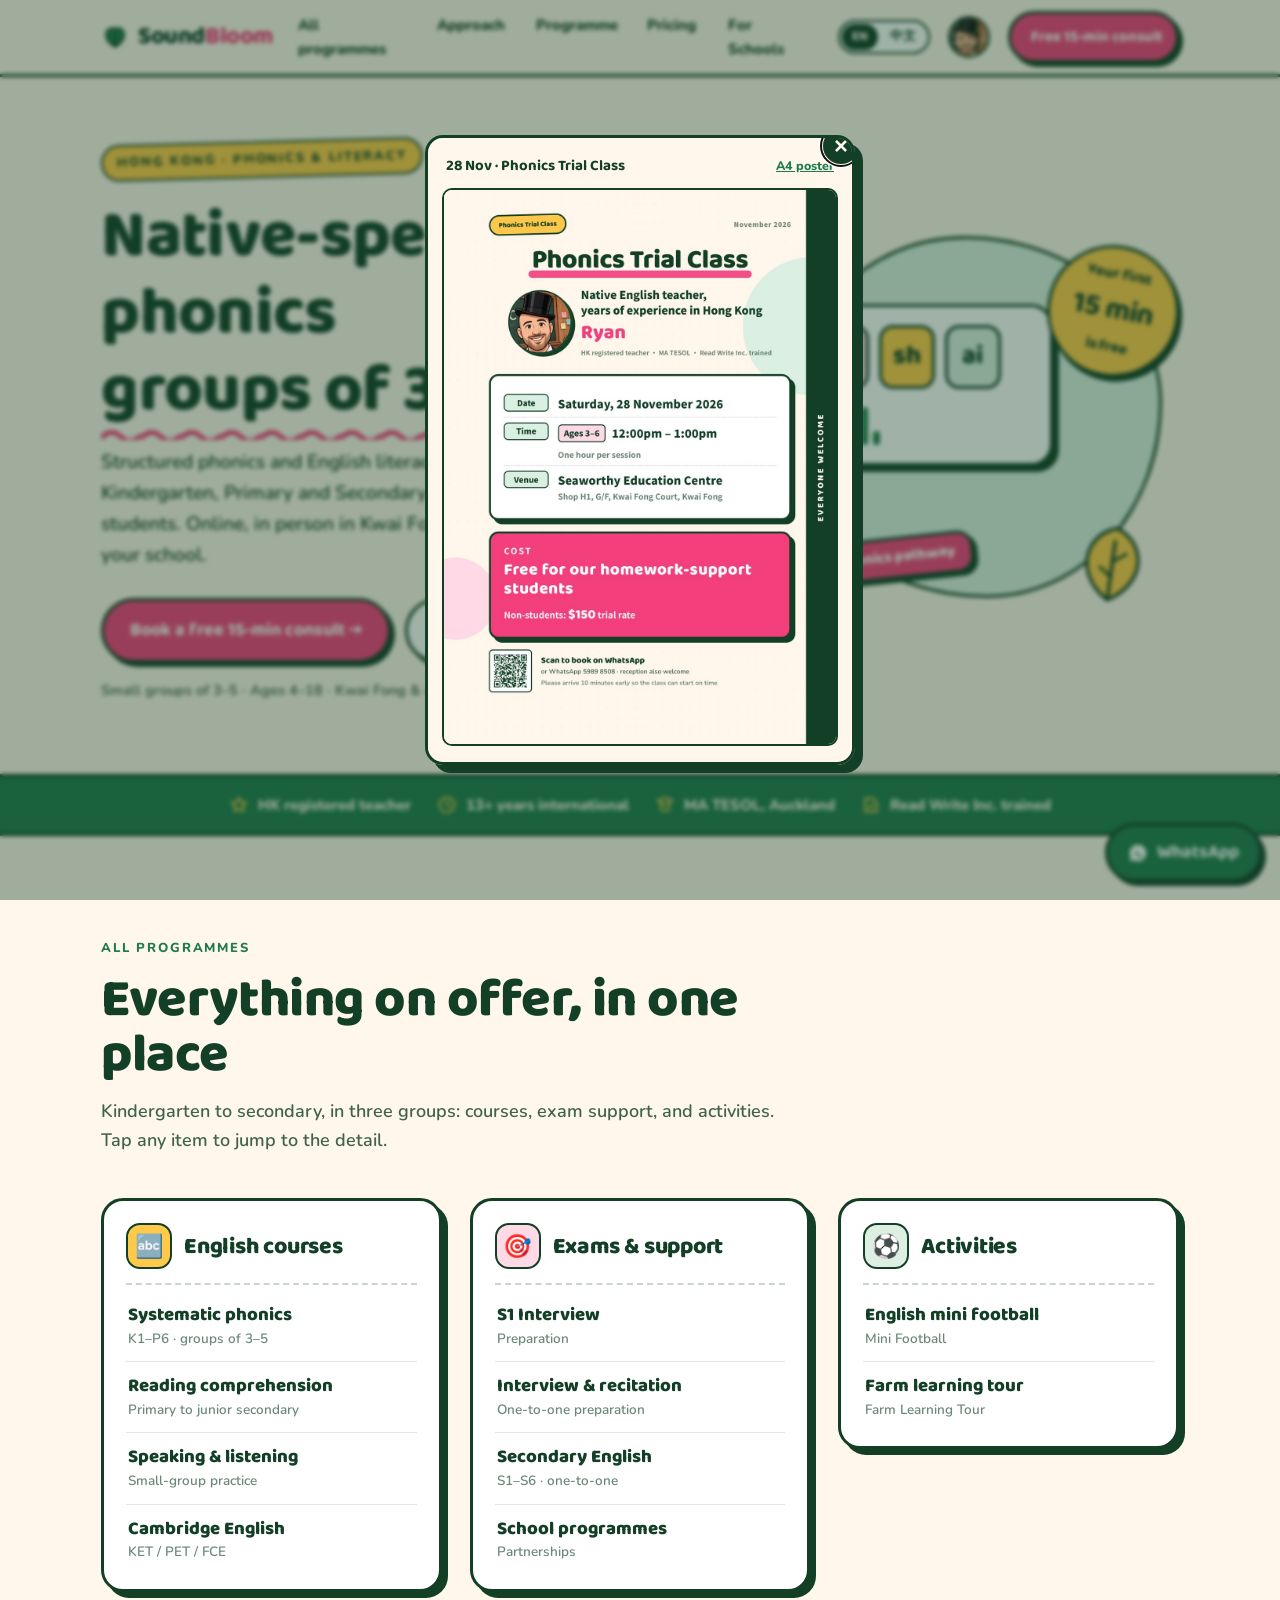
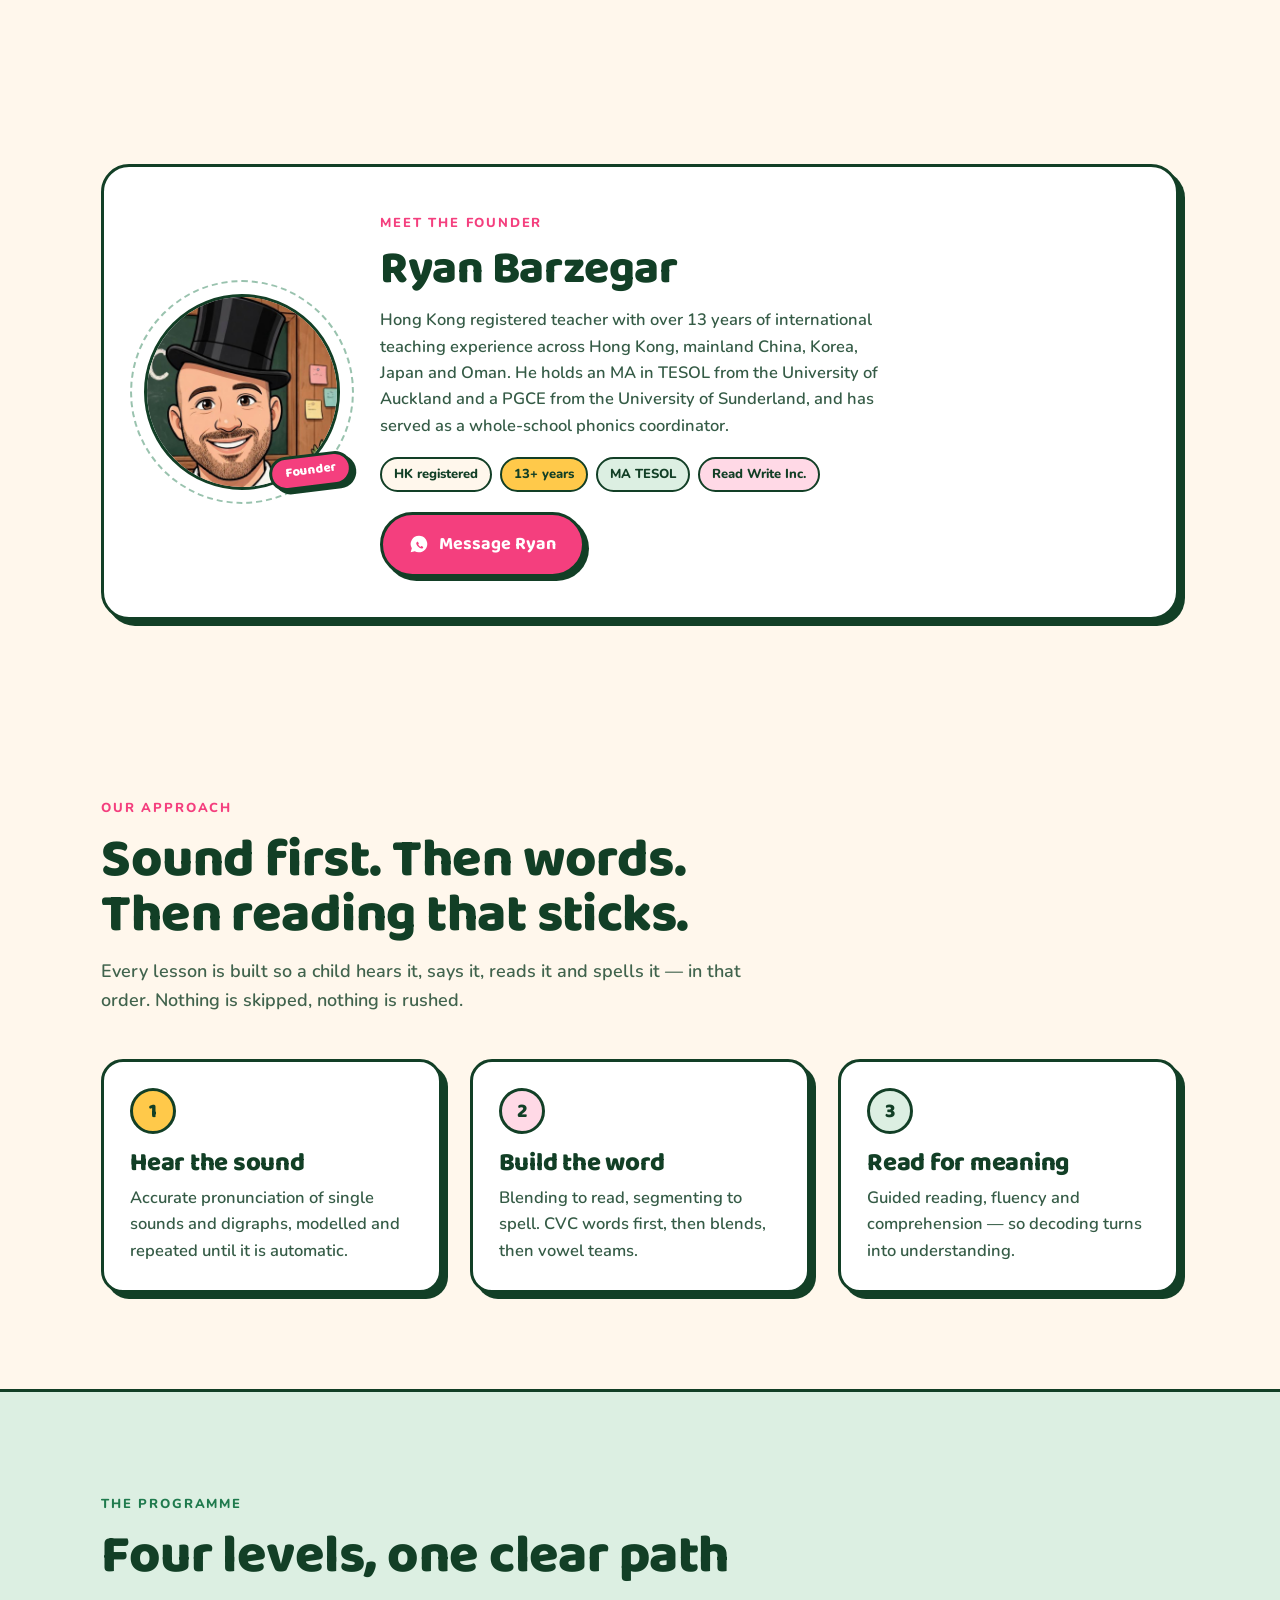
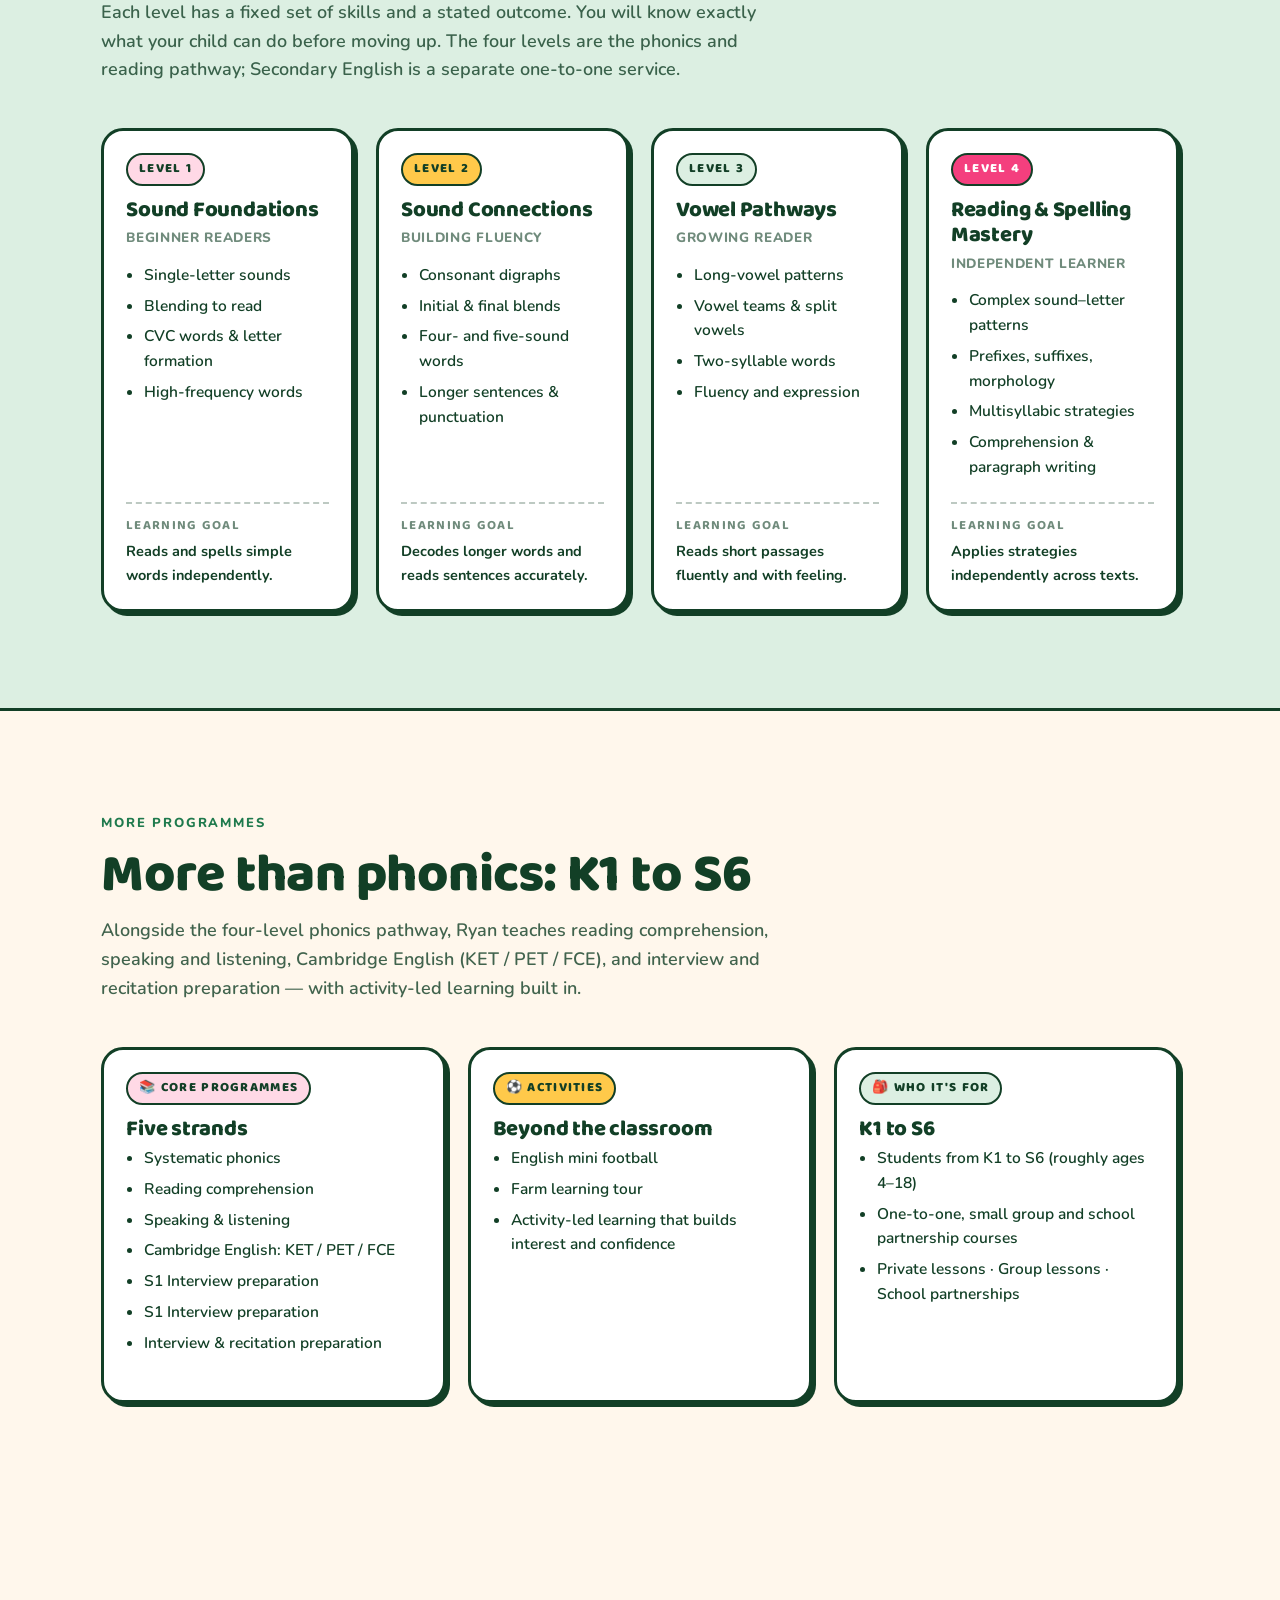
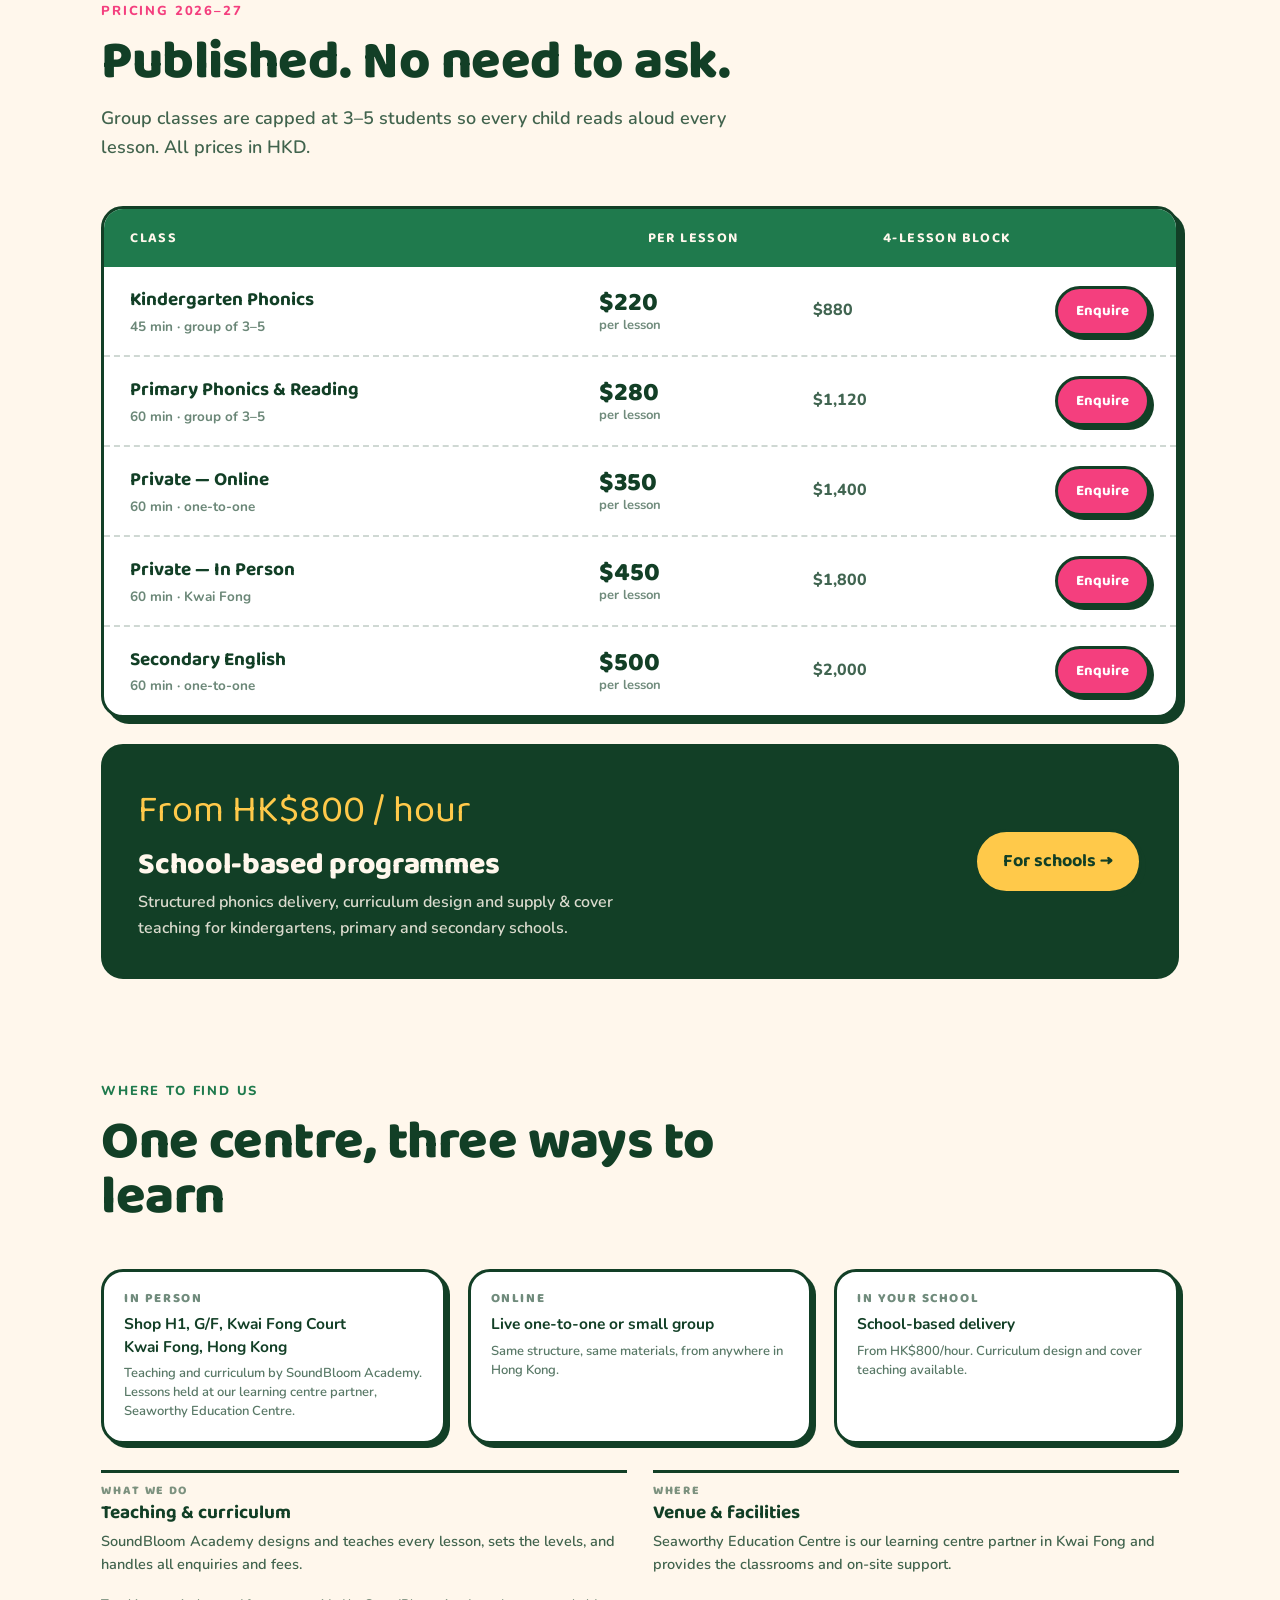
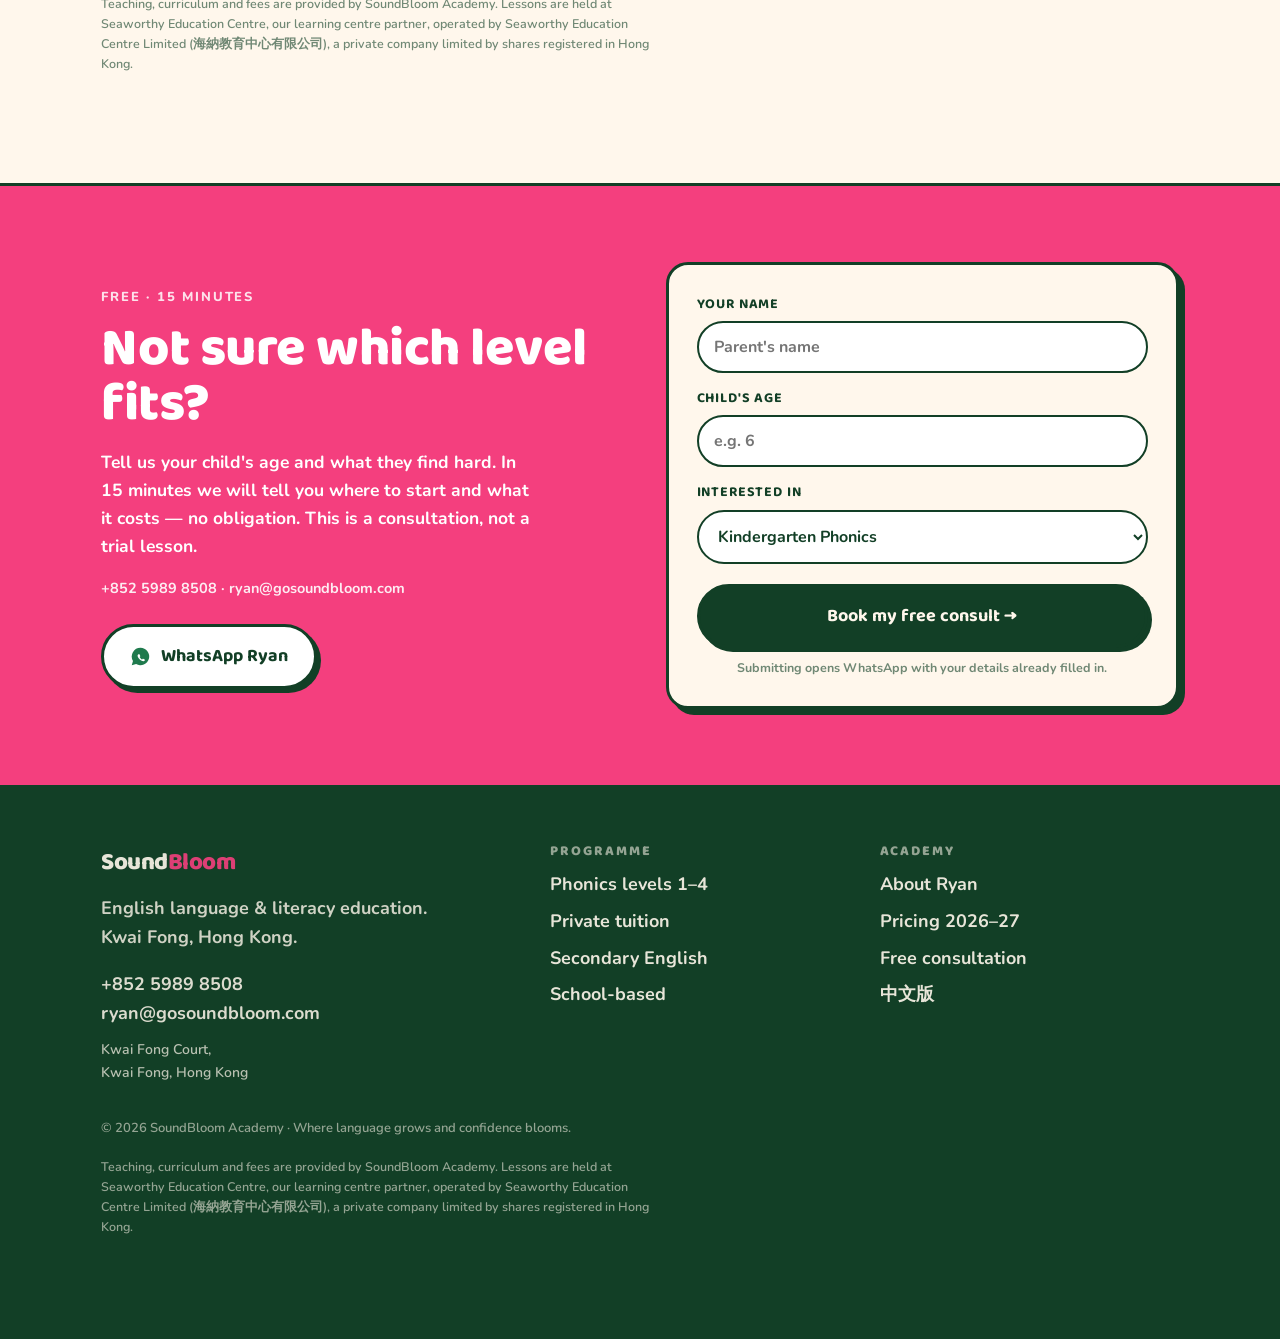
<file: index.html>
<!DOCTYPE html>
<html lang="en-HK">
<head>
<meta charset="utf-8">
<title>SoundBloom Academy</title>
<meta name="viewport" content="width=device-width, initial-scale=1">
<link rel="alternate" hreflang="en-HK" href="en/index.html">
<link rel="alternate" hreflang="zh-Hant-HK" href="zh/index.html">
<meta http-equiv="refresh" content="0; url=en/index.html">
<link rel="canonical" href="en/index.html">
<script>location.replace('en/index.html');</script>
</head>
<body style="font-family:system-ui;padding:40px">
<p>Redirecting to <a href="en/index.html">English</a> · <a href="zh/index.html" lang="zh-Hant-HK">中文</a></p>
</body>
</html>
</file>
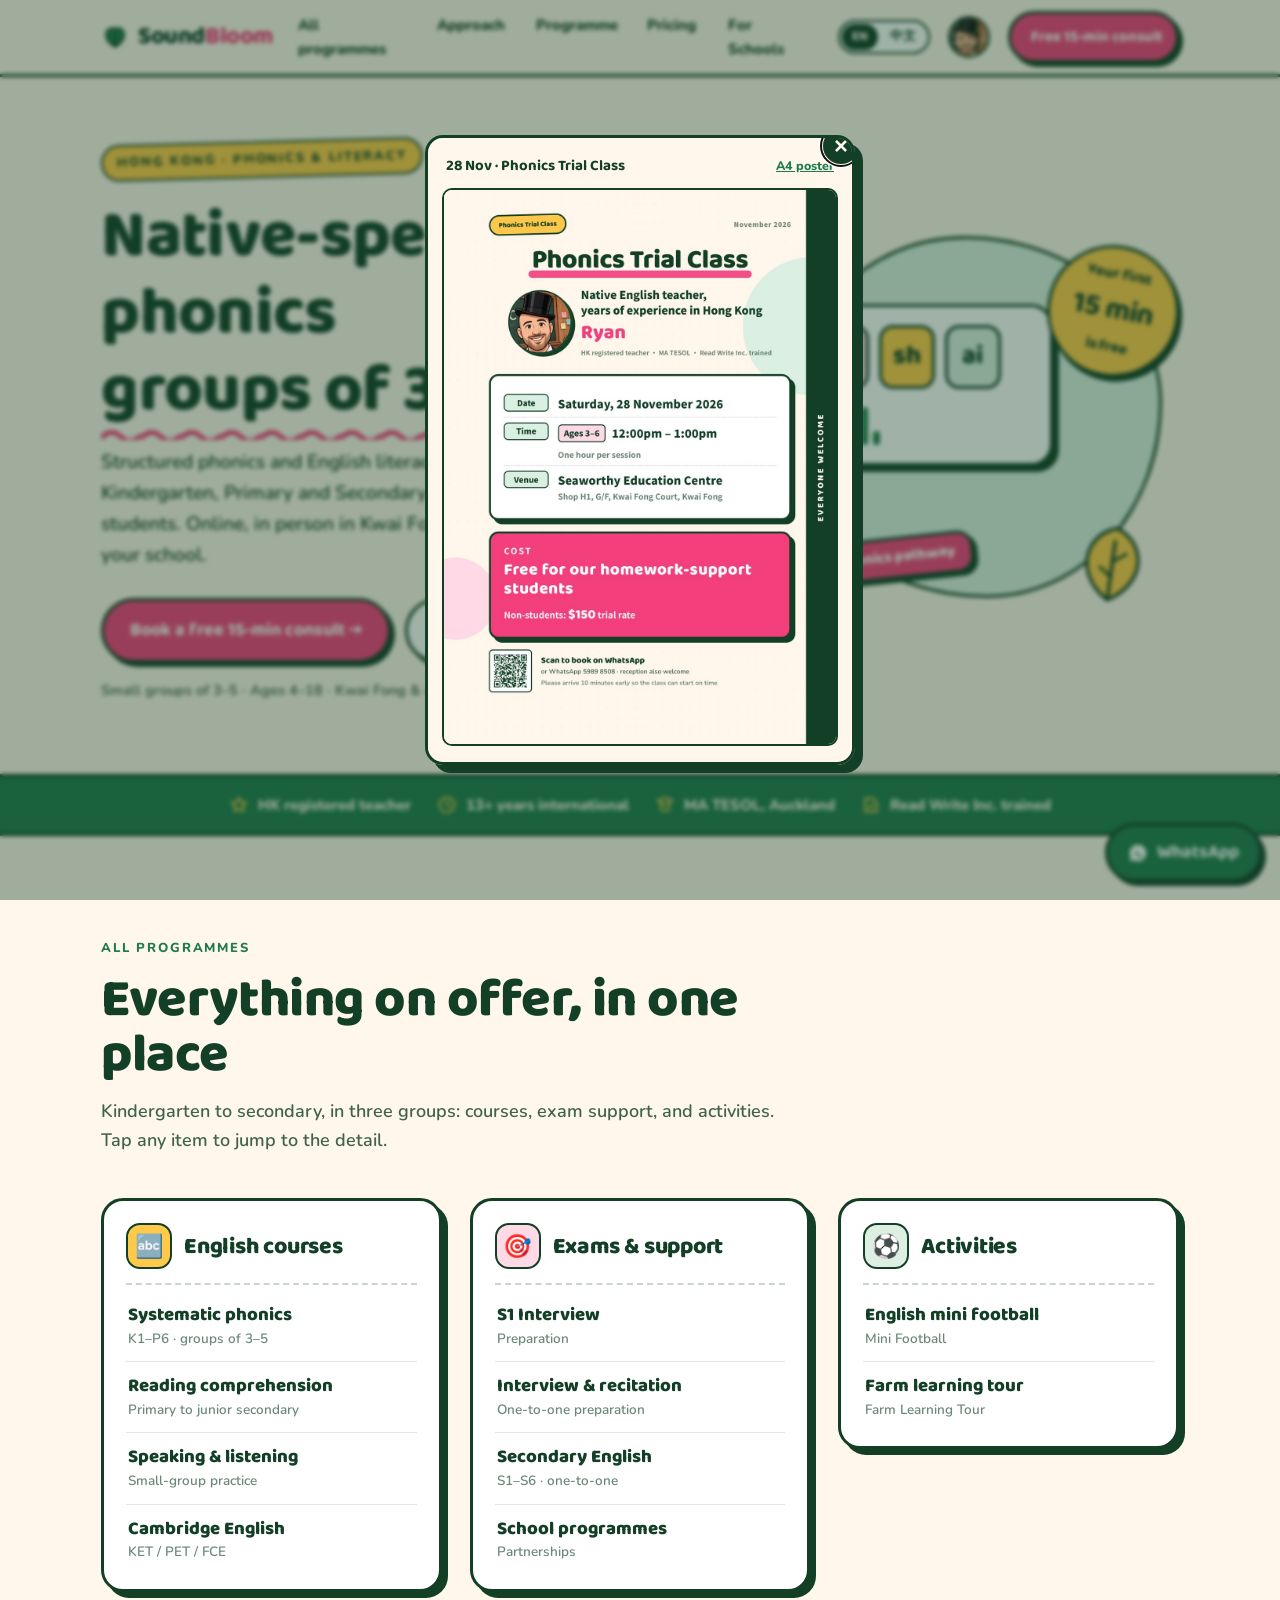
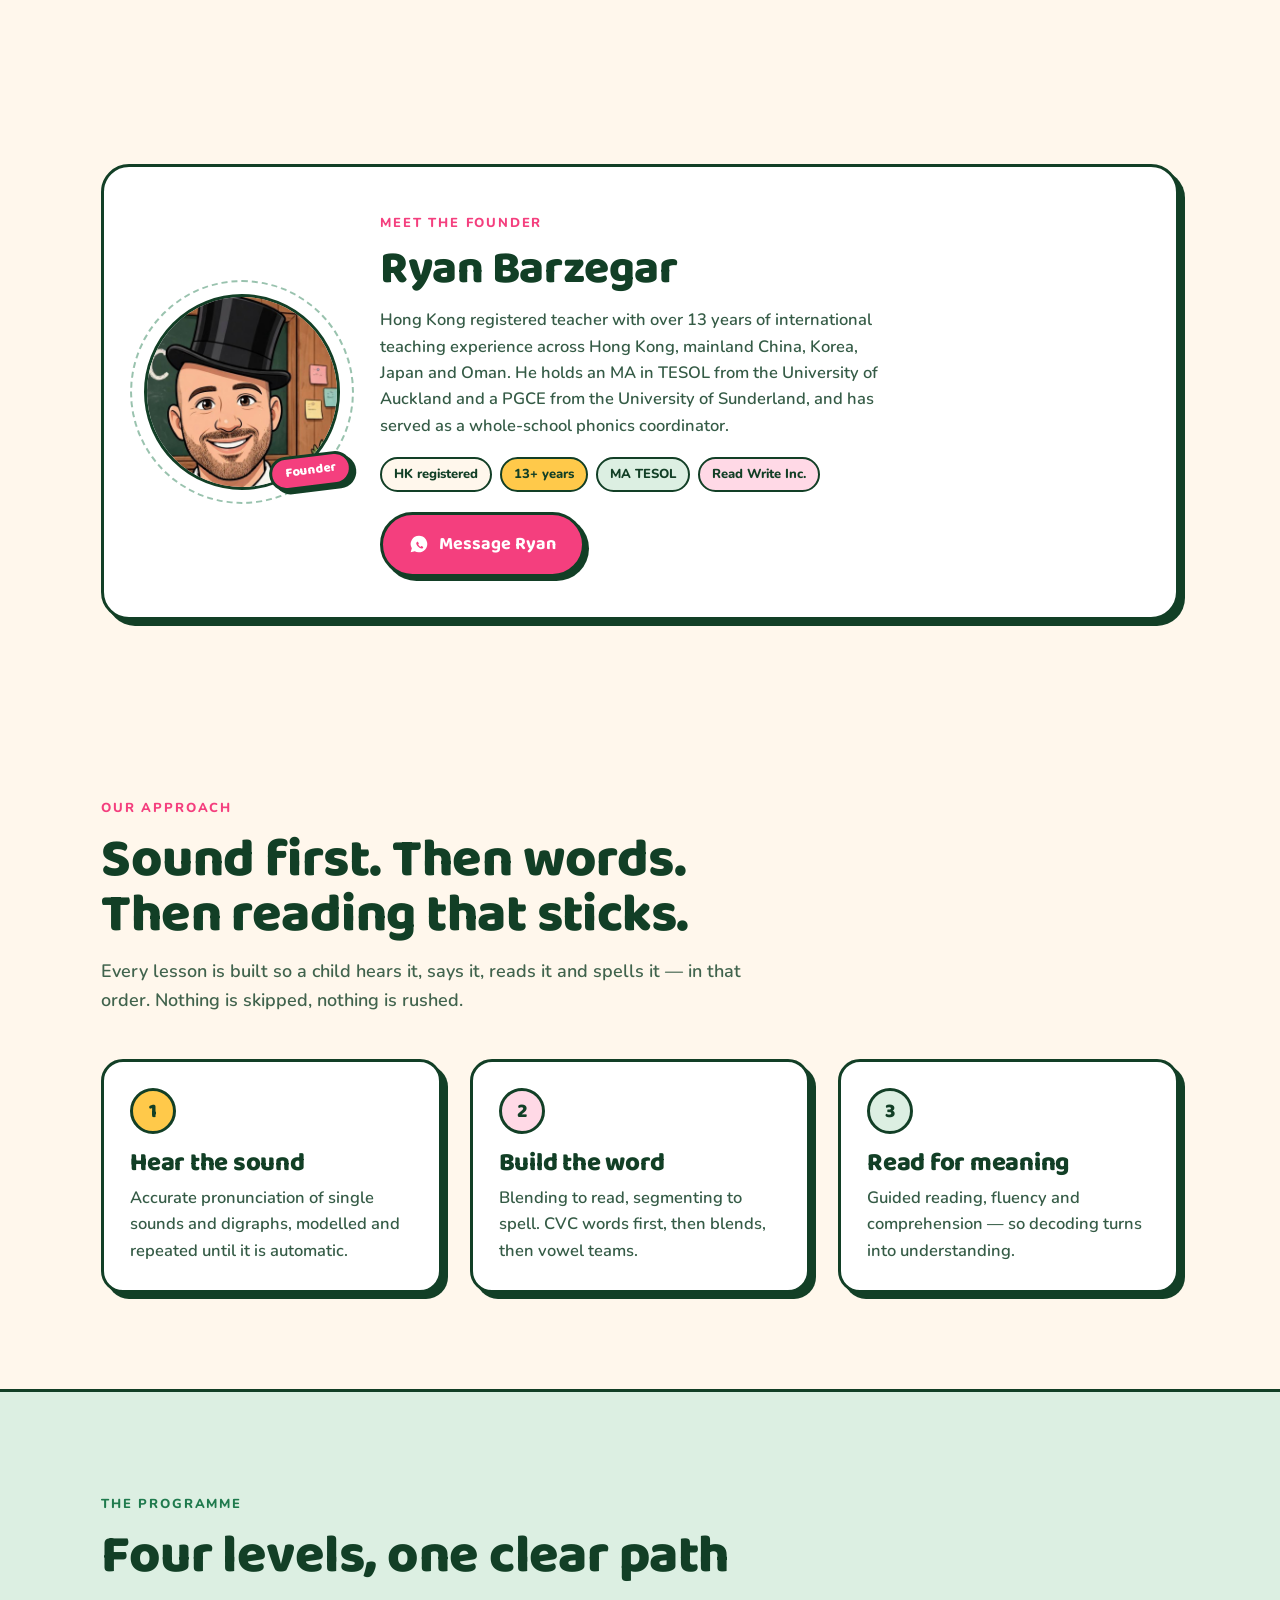
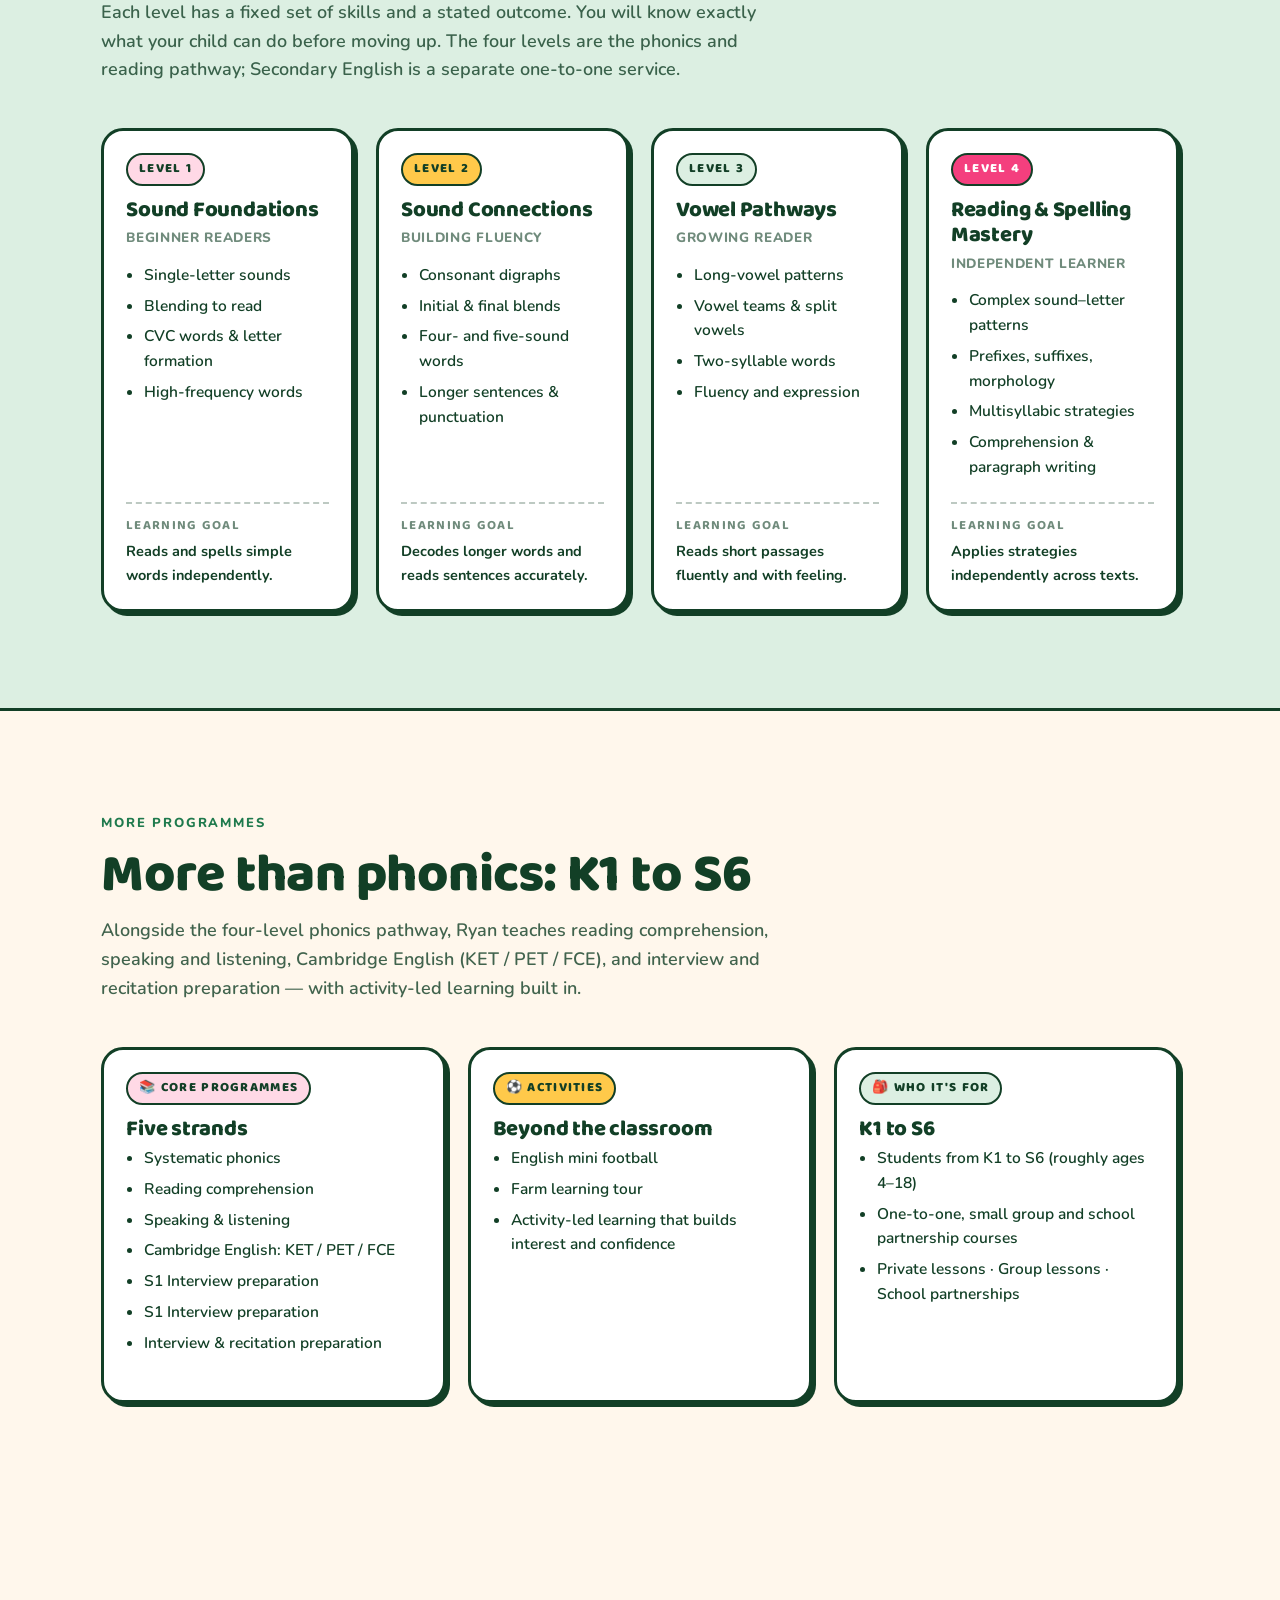
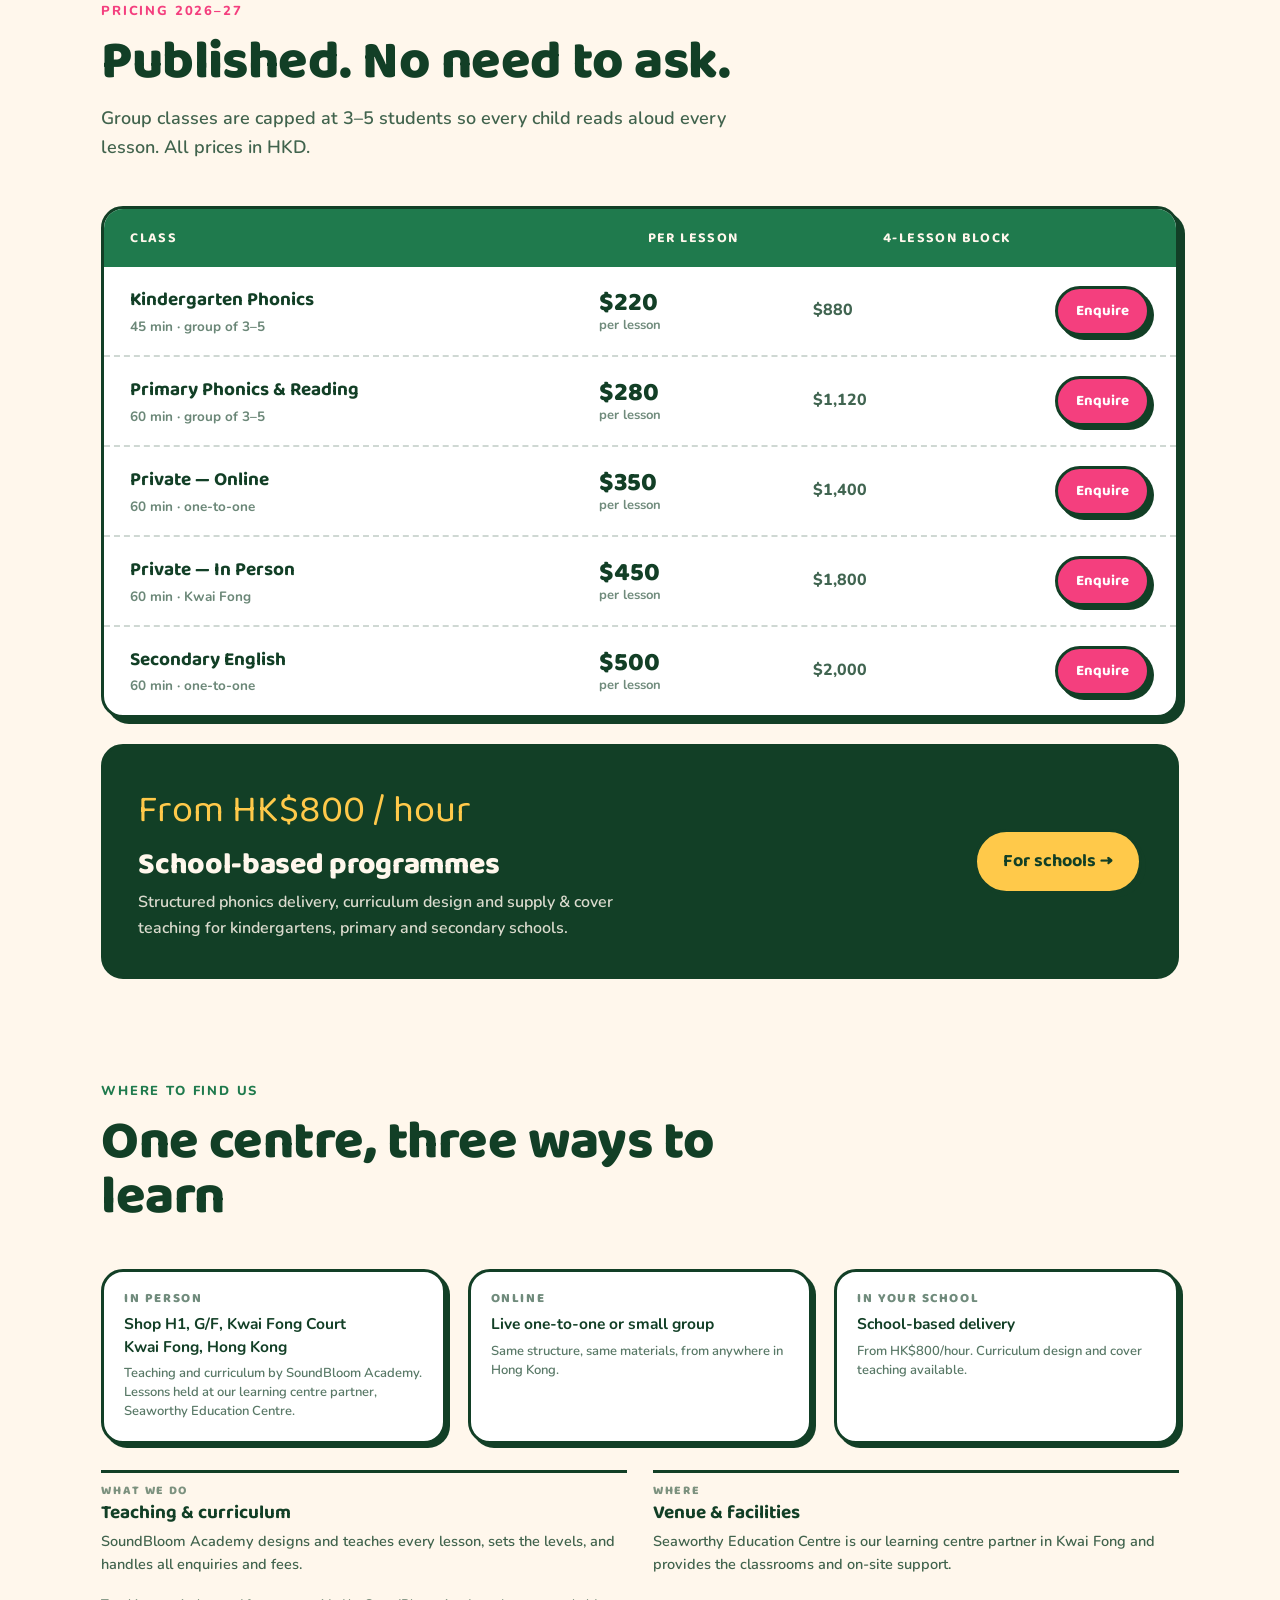
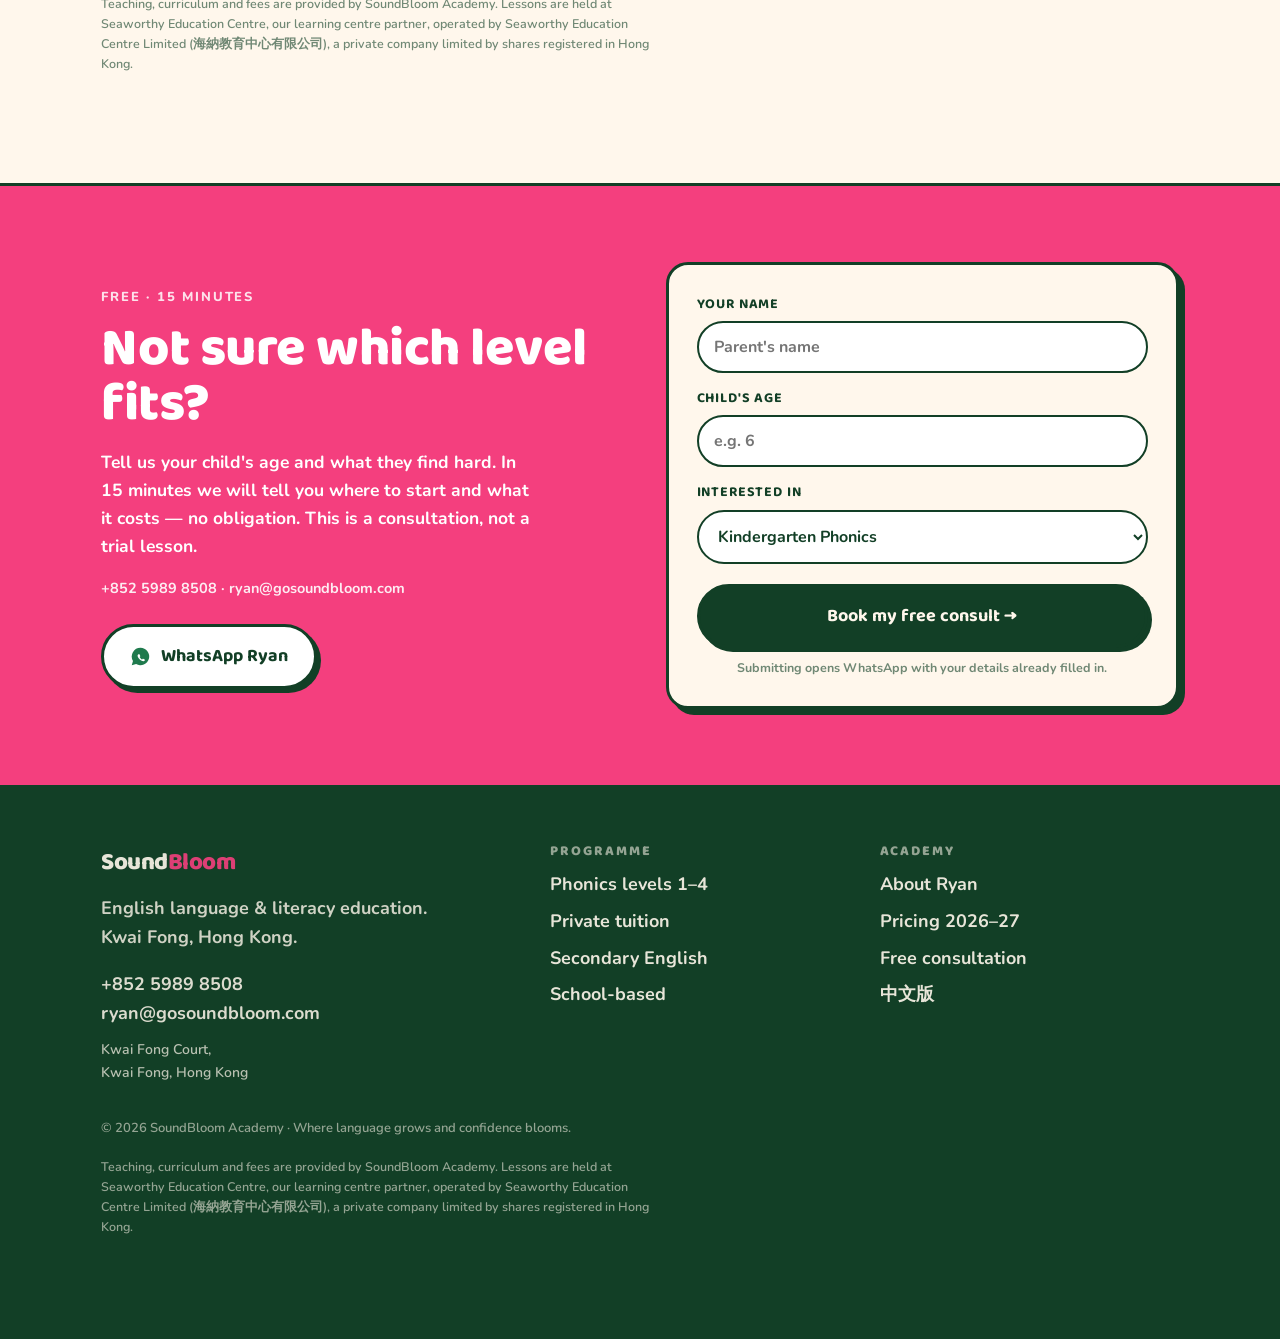
<file: en/index.html>
<!DOCTYPE html>
<html lang="en-HK">
<head>
<meta charset="utf-8">
<meta name="viewport" content="width=device-width, initial-scale=1">
<title>SoundBloom Academy — Phonics &amp; English Literacy, Kwai Fong</title>
<meta name="description" content="Structured phonics and English literacy for Kindergarten, Primary and Secondary students in Hong Kong. Small groups of 3–5. Online, in person in Kwai Fong, or in your school.">
<link rel="alternate" hreflang="en-HK" href="index.html">
<link rel="alternate" hreflang="zh-Hant-HK" href="../zh/index.html">
<link rel="preconnect" href="https://fonts.googleapis.com">
<link rel="preconnect" href="https://fonts.gstatic.com" crossorigin>
<link href="https://fonts.googleapis.com/css2?family=Baloo+2:wght@600;700;800&family=Nunito:wght@400;600;700;800&display=swap" rel="stylesheet">
<link rel="stylesheet" href="../assets/style.css?v=4">
</head>
<body>

<nav class="nav">
  <div class="wrap">
    <a class="logo" href="index.html">
      <svg width="30" height="30" viewBox="0 0 32 32" aria-hidden="true">
        <path d="M16 27C16 27 6 23 6 13c0-4 3-7 7-7 2 0 3 1 3 1s1-1 3-1c4 0 7 3 7 7 0 10-10 14-10 14z" fill="#1F7A4D" stroke="#123F26" stroke-width="2.4"/>
        <path d="M16 27V12" stroke="#123F26" stroke-width="2.4" stroke-linecap="round"/>
      </svg>
      <span>Sound<b>Bloom</b></span>
    </a>
    <div class="navlinks">
      <a href="#all">All programmes</a>
      <a href="#approach">Approach</a>
      <a href="#programme">Programme</a>
      <a href="pricing.html">Pricing</a>
      <a href="schools.html">For Schools</a>
    </div>
    <div class="langsw" role="group" aria-label="Language">
      <a href="index.html" aria-current="true">EN</a>
      <a href="../zh/index.html" hreflang="zh-Hant-HK" lang="zh-Hant-HK">中文</a>
    </div>
    <a class="navface" href="#founder" aria-label="Meet Ryan, founder">
      <img src="../assets/ryan-nav-2026.jpg" alt="Ryan Barzegar, illustrated portrait">
    </a>
    <a class="btn" href="#consult"><span class="full">Free 15-min consult</span><span class="short">Book</span></a>
  </div>
</nav>

<header class="hero">
  <div class="wrap hero-grid">
    <div>
      <div class="eyebrow" style="background:var(--yellow);border:2.5px solid var(--ink);border-radius:999px;padding:6px 14px;transform:rotate(-1.5deg)">
        Hong Kong · Phonics &amp; Literacy
      </div>
      <h1 style="margin-top:20px">Native-speaker phonics<br><span class="hl">groups of 3–5</span></h1>
      <p class="lede">Structured phonics and English literacy for Kindergarten, Primary and Secondary students. Online, in person in Kwai Fong, or in your school.</p>
      <div class="hero-cta">
        <a class="btn" href="#consult">Book a free 15-min consult →</a>
        <a class="btn ghost" href="#all">All programmes</a>
      </div>
      <div class="micro">Small groups of 3–5 · Ages 4–18 · Kwai Fong &amp; online</div>
    </div>

    <div class="stage" aria-hidden="true">
      <div class="blob"></div>
      <div class="card-sound">
        <div class="tiles">
          <div class="tile">a</div><div class="tile">sh</div><div class="tile">ai</div>
        </div>
        <div class="wave"><i></i><i></i><i></i><i></i><i></i><i></i></div>
      </div>
      <div class="sticker free">Your first<b>15 min</b>is free</div>
      <div class="sticker levels">4 levels · Phonics pathway</div>
      <svg class="leaf" viewBox="0 0 100 100" fill="none">
        <path d="M50 92C26 78 14 54 22 32 30 11 50 6 50 6s20 5 28 26c8 22-4 46-28 60z" fill="#FFC94A" stroke="#123F26" stroke-width="4" stroke-linejoin="round"/>
        <path d="M50 90V22" stroke="#123F26" stroke-width="4" stroke-linecap="round"/>
        <path d="M50 46l15-11M50 64l-14-10" stroke="#123F26" stroke-width="3.4" stroke-linecap="round"/>
      </svg>
    </div>
  </div>
</header>

<div class="trust">
  <div class="wrap">
    <span><svg viewBox="0 0 24 24" fill="none"><path d="M12 3l2.6 5.6 6.1.8-4.5 4.2 1.2 6-5.4-3-5.4 3 1.2-6L3.3 9.4l6.1-.8z" stroke="#FFC94A" stroke-width="2" stroke-linejoin="round"/></svg>HK registered teacher</span>
    <span><svg viewBox="0 0 24 24" fill="none"><circle cx="12" cy="12" r="9" stroke="#FFC94A" stroke-width="2"/><path d="M12 7v5l4 2" stroke="#FFC94A" stroke-width="2" stroke-linecap="round"/></svg>13+ years international</span>
    <span><svg viewBox="0 0 24 24" fill="none"><path d="M3 7l9-4 9 4-9 4z" stroke="#FFC94A" stroke-width="2" stroke-linejoin="round"/><path d="M7 10v6c0 1.7 2.2 3 5 3s5-1.3 5-3v-6" stroke="#FFC94A" stroke-width="2"/></svg>MA TESOL, Auckland</span>
    <span><svg viewBox="0 0 24 24" fill="none"><path d="M5 4h9l5 5v11H5z" stroke="#FFC94A" stroke-width="2" stroke-linejoin="round"/><path d="M9 13l2 2 4-4" stroke="#FFC94A" stroke-width="2" stroke-linecap="round"/></svg>Read Write Inc. trained</span>
  </div>
</div>

<section class="pad" id="all">
  <div class="wrap">
    <div class="sec-head">
      <div class="eyebrow" style="color:var(--green)">All programmes</div>
      <h2 style="margin-top:12px">Everything on offer, in one place</h2>
      <p>Kindergarten to secondary, in three groups: courses, exam support, and activities. Tap any item to jump to the detail.</p>
    </div>
    <div class="pg-grid">

      <div class="pg">
        <div class="pg-head"><span class="pg-ico">🔤</span><h3>English courses</h3></div>
        <a class="pg-row" href="#programme"><b>Systematic phonics</b><i>K1–P6 · groups of 3–5</i></a>
        <a class="pg-row" href="#more"><b>Reading comprehension</b><i>Primary to junior secondary</i></a>
        <a class="pg-row" href="#more"><b>Speaking &amp; listening</b><i>Small-group practice</i></a>
        <a class="pg-row" href="#more"><b>Cambridge English</b><i>KET / PET / FCE</i></a>
      </div>

      <div class="pg">
        <div class="pg-head"><span class="pg-ico">🎯</span><h3>Exams &amp; support</h3></div>
        <a class="pg-row" href="#more"><b>S1 Interview</b><i>Preparation</i></a>
        <a class="pg-row" href="#more"><b>Interview &amp; recitation</b><i>One-to-one preparation</i></a>
        <a class="pg-row" href="#pricing"><b>Secondary English</b><i>S1–S6 · one-to-one</i></a>
        <a class="pg-row" href="schools.html"><b>School programmes</b><i>Partnerships</i></a>
      </div>

      <div class="pg">
        <div class="pg-head"><span class="pg-ico">⚽</span><h3>Activities</h3></div>
        <a class="pg-row" href="#more"><b>English mini football</b><i>Mini Football</i></a>
        <a class="pg-row" href="#more"><b>Farm learning tour</b><i>Farm Learning Tour</i></a>
      </div>

    </div>
  </div>
</section>

<section class="founder" id="founder">
  <div class="wrap">
    <div class="fcard">
      <div class="portrait">
        <div class="ring" aria-hidden="true"></div>
        <div class="face"><img src="../assets/ryan-avatar-2026.jpg" alt="Ryan Barzegar, Founder and Lead Educator"></div>
        <div class="sticker founder">Founder</div>
      </div>
      <div>
        <div class="eyebrow" style="color:var(--pink)">Meet the founder</div>
        <h2 style="font-size:clamp(28px,3.6vw,46px);margin:10px 0 0">Ryan Barzegar</h2>
        <p class="fbio">Hong Kong registered teacher with over 13 years of international teaching experience across Hong Kong, mainland China, Korea, Japan and Oman. He holds an MA in TESOL from the University of Auckland and a PGCE from the University of Sunderland, and has served as a whole-school phonics coordinator.</p>
        <div class="creds">
          <span>HK registered</span><span>13+ years</span><span>MA TESOL</span><span>Read Write Inc.</span>
        </div>
        <a class="btn" target="_blank" rel="noopener" href="https://wa.me/85259898508?text=Hi%20Ryan%2C%20I%27d%20like%20to%20book%20the%20free%2015-min%20parent%20consultation.%20My%20child%27s%20age%20is%3A%20">
          <svg width="20" height="20" viewBox="0 0 24 24" fill="#fff" aria-hidden="true"><path d="M12 2a10 10 0 00-8.6 15.1L2 22l5-1.3A10 10 0 1012 2zm5.3 14.1c-.2.6-1.3 1.2-1.8 1.2-.5.1-1 .1-1.6-.1-1.2-.4-3-1.6-4.2-3.4-.7-1-1.2-2.1-1-3 .1-.6.5-1.1.9-1.3.2-.1.4-.1.5-.1h.4c.2 0 .4 0 .5.4l.7 1.7c.1.2 0 .4-.1.5l-.3.4c-.1.1-.2.3-.1.5.4.8 1.6 2 2.4 2.4.2.1.4 0 .5-.1l.5-.6c.1-.2.3-.2.5-.1l1.6.8c.2.1.3.3.3.4 0 .2 0 .8-.2 1z"/></svg>
          Message Ryan
        </a>
      </div>
    </div>
  </div>
</section>

<section class="pad" id="approach">
  <div class="wrap">
    <div class="sec-head">
      <div class="eyebrow" style="color:var(--pink)">Our approach</div>
      <h2 style="margin-top:12px">Sound first. Then words.<br>Then reading that sticks.</h2>
      <p>Every lesson is built so a child hears it, says it, reads it and spells it — in that order. Nothing is skipped, nothing is rushed.</p>
    </div>
    <div class="steps">
      <div class="step"><div class="n">1</div><h3>Hear the sound</h3><p>Accurate pronunciation of single sounds and digraphs, modelled and repeated until it is automatic.</p></div>
      <div class="step"><div class="n" style="background:var(--pink-soft)">2</div><h3>Build the word</h3><p>Blending to read, segmenting to spell. CVC words first, then blends, then vowel teams.</p></div>
      <div class="step"><div class="n" style="background:var(--green-soft)">3</div><h3>Read for meaning</h3><p>Guided reading, fluency and comprehension — so decoding turns into understanding.</p></div>
    </div>
  </div>
</section>

<section class="pad prog" id="programme">
  <div class="wrap">
    <div class="sec-head">
      <div class="eyebrow" style="color:var(--green)">The programme</div>
      <h2 style="margin-top:12px">Four levels, one clear path</h2>
      <p>Each level has a fixed set of skills and a stated outcome. You will know exactly what your child can do before moving up. The four levels are the phonics and reading pathway; Secondary English is a separate one-to-one service.</p>
    </div>
    <div class="levels-grid">
      <article class="lvl">
        <span class="tag">Level 1</span>
        <h3>Sound Foundations</h3>
        <div class="age">Beginner readers</div>
        <ul><li>Single-letter sounds</li><li>Blending to read</li><li>CVC words &amp; letter formation</li><li>High-frequency words</li></ul>
        <div class="out"><b>Learning goal</b>Reads and spells simple words independently.</div>
      </article>
      <article class="lvl">
        <span class="tag">Level 2</span>
        <h3>Sound Connections</h3>
        <div class="age">Building fluency</div>
        <ul><li>Consonant digraphs</li><li>Initial &amp; final blends</li><li>Four- and five-sound words</li><li>Longer sentences &amp; punctuation</li></ul>
        <div class="out"><b>Learning goal</b>Decodes longer words and reads sentences accurately.</div>
      </article>
      <article class="lvl">
        <span class="tag">Level 3</span>
        <h3>Vowel Pathways</h3>
        <div class="age">Growing reader</div>
        <ul><li>Long-vowel patterns</li><li>Vowel teams &amp; split vowels</li><li>Two-syllable words</li><li>Fluency and expression</li></ul>
        <div class="out"><b>Learning goal</b>Reads short passages fluently and with feeling.</div>
      </article>
      <article class="lvl">
        <span class="tag">Level 4</span>
        <h3>Reading &amp; Spelling Mastery</h3>
        <div class="age">Independent learner</div>
        <ul><li>Complex sound–letter patterns</li><li>Prefixes, suffixes, morphology</li><li>Multisyllabic strategies</li><li>Comprehension &amp; paragraph writing</li></ul>
        <div class="out"><b>Learning goal</b>Applies strategies independently across texts.</div>
      </article>
    </div>
  </div>
</section>

<section class="pad" id="more">
  <div class="wrap">
    <div class="sec-head">
      <div class="eyebrow" style="color:var(--green)">More programmes</div>
      <h2 style="margin-top:12px">More than phonics: K1 to S6</h2>
      <p>Alongside the four-level phonics pathway, Ryan teaches reading comprehension, speaking and listening, Cambridge English (KET / PET / FCE), and interview and recitation preparation &mdash; with activity-led learning built in.</p>
    </div>
    <div class="levels-grid three">
      <article class="lvl">
        <span class="tag">📚 Core programmes</span>
        <h3>Five strands</h3>
        <ul>
          <li>Systematic phonics</li>
          <li>Reading comprehension</li>
          <li>Speaking &amp; listening</li>
          <li>Cambridge English: KET / PET / FCE</li>
          <li>S1 Interview preparation</li>
          <li>S1 Interview preparation</li>
          <li>Interview &amp; recitation preparation</li>
        </ul>
      </article>
      <article class="lvl">
        <span class="tag">⚽ Activities</span>
        <h3>Beyond the classroom</h3>
        <ul>
          <li>English mini football</li>
          <li>Farm learning tour</li>
          <li>Activity-led learning that builds interest and confidence</li>
        </ul>
      </article>
      <article class="lvl">
        <span class="tag">🎒 Who it's for</span>
        <h3>K1 to S6</h3>
        <ul>
          <li>Students from K1 to S6 (roughly ages 4–18)</li>
          <li>One-to-one, small group and school partnership courses</li>
          <li>Private lessons · Group lessons · School partnerships</li>
        </ul>
      </article>
    </div>
  </div>
</section>

<section class="pad" id="pricing">
  <div class="wrap">
    <div class="sec-head">
      <div class="eyebrow" style="color:var(--pink)">Pricing 2026–27</div>
      <h2 style="margin-top:12px">Published. No need to ask.</h2>
      <p>Group classes are capped at 3–5 students so every child reads aloud every lesson. All prices in HKD.</p>
    </div>
    <div class="price-card">
      <div class="price-row head"><div>Class</div><div>Per lesson</div><div>4-lesson block</div><div></div></div>
      <div class="price-row">
        <div class="name">Kindergarten Phonics<small>45 min · group of 3–5</small></div>
        <div class="amt">$220<em>per lesson</em></div>
        <div class="block"><em>4 lessons</em>$880</div>
        <div><a class="btn" style="padding:10px 18px;font-size:15px" href="#consult">Enquire</a></div>
      </div>
      <div class="price-row">
        <div class="name">Primary Phonics &amp; Reading<small>60 min · group of 3–5</small></div>
        <div class="amt">$280<em>per lesson</em></div>
        <div class="block"><em>4 lessons</em>$1,120</div>
        <div><a class="btn" style="padding:10px 18px;font-size:15px" href="#consult">Enquire</a></div>
      </div>
      <div class="price-row">
        <div class="name">Private — Online<small>60 min · one-to-one</small></div>
        <div class="amt">$350<em>per lesson</em></div>
        <div class="block"><em>4 lessons</em>$1,400</div>
        <div><a class="btn" style="padding:10px 18px;font-size:15px" href="#consult">Enquire</a></div>
      </div>
      <div class="price-row">
        <div class="name">Private — In Person<small>60 min · Kwai Fong</small></div>
        <div class="amt">$450<em>per lesson</em></div>
        <div class="block"><em>4 lessons</em>$1,800</div>
        <div><a class="btn" style="padding:10px 18px;font-size:15px" href="#consult">Enquire</a></div>
      </div>
      <div class="price-row">
        <div class="name">Secondary English<small>60 min · one-to-one</small></div>
        <div class="amt">$500<em>per lesson</em></div>
        <div class="block"><em>4 lessons</em>$2,000</div>
        <div><a class="btn" style="padding:10px 18px;font-size:15px" href="#consult">Enquire</a></div>
      </div>
    </div>

    <div class="schools" id="schools">
      <div>
        <span class="big">From HK$800 / hour</span>
        <h3>School-based programmes</h3>
        <p>Structured phonics delivery, curriculum design and supply &amp; cover teaching for kindergartens, primary and secondary schools.</p>
      </div>
      <a class="btn" style="background:var(--yellow);color:var(--ink)" href="schools.html">For schools →</a>
    </div>
  </div>
</section>

<section class="pad" id="where" style="padding-top:0">
  <div class="wrap">
    <div class="sec-head">
      <div class="eyebrow" style="color:var(--green)">Where to find us</div>
      <h2 style="margin-top:12px">One centre, three ways to learn</h2>
    </div>
    <div class="loc">
      <div class="box">
        <h4>In person</h4>
        <p>Shop H1, G/F, Kwai Fong Court<br>Kwai Fong, Hong Kong
          <small>Teaching and curriculum by SoundBloom Academy. Lessons held at our learning centre partner, Seaworthy Education Centre.</small>
        </p>
      </div>
      <div class="box">
        <h4>Online</h4>
        <p>Live one-to-one or small group
          <small>Same structure, same materials, from anywhere in Hong Kong.</small>
        </p>
      </div>
      <div class="box">
        <h4>In your school</h4>
        <p>School-based delivery
          <small>From HK$800/hour. Curriculum design and cover teaching available.</small>
        </p>
      </div>
    </div>

    <div class="roles">
      <div class="r">
        <h4>What we do</h4>
        <b>Teaching &amp; curriculum</b>
        <p>SoundBloom Academy designs and teaches every lesson, sets the levels, and handles all enquiries and fees.</p>
      </div>
      <div class="r">
        <h4>Where</h4>
        <b>Venue &amp; facilities</b>
        <p>Seaworthy Education Centre is our learning centre partner in Kwai Fong and provides the classrooms and on-site support.</p>
      </div>
    </div>
    <p class="legal">Teaching, curriculum and fees are provided by SoundBloom Academy. Lessons are held at Seaworthy Education Centre, our learning centre partner, operated by Seaworthy Education Centre Limited (海納教育中心有限公司), a private company limited by shares registered in Hong Kong.</p>
  </div>
</section>

<section class="consult" id="consult">
  <div class="wrap">
    <div>
      <div class="eyebrow" style="color:#fff;opacity:.85">Free · 15 minutes</div>
      <h2 style="margin:12px 0 16px">Not sure which level fits?</h2>
      <p>Tell us your child's age and what they find hard. In 15 minutes we will tell you where to start and what it costs — no obligation. This is a consultation, not a trial lesson.</p>
      <div class="micro" style="color:#fff;opacity:.9">+852 5989 8508 · ryan@gosoundbloom.com</div>
      <a class="btn" target="_blank" rel="noopener" href="https://wa.me/85259898508?text=Hi%20Ryan%2C%20I%27d%20like%20to%20book%20the%20free%2015-min%20parent%20consultation.%20My%20child%27s%20age%20is%3A%20" style="background:#fff;color:var(--ink);margin-top:24px">
        <svg width="21" height="21" viewBox="0 0 24 24" fill="#1F7A4D" aria-hidden="true"><path d="M12 2a10 10 0 00-8.6 15.1L2 22l5-1.3A10 10 0 1012 2zm5.3 14.1c-.2.6-1.3 1.2-1.8 1.2-.5.1-1 .1-1.6-.1-1.2-.4-3-1.6-4.2-3.4-.7-1-1.2-2.1-1-3 .1-.6.5-1.1.9-1.3.2-.1.4-.1.5-.1h.4c.2 0 .4 0 .5.4l.7 1.7c.1.2 0 .4-.1.5l-.3.4c-.1.1-.2.3-.1.5.4.8 1.6 2 2.4 2.4.2.1.4 0 .5-.1l.5-.6c.1-.2.3-.2.5-.1l1.6.8c.2.1.3.3.3.4 0 .2 0 .8-.2 1z"/></svg>
        WhatsApp Ryan
      </a>
    </div>
    <form class="form">
      <div class="field"><label for="a-name">Your name</label><input id="a-name" placeholder="Parent's name"></div>
      <div class="field"><label for="a-age">Child's age</label><input id="a-age" placeholder="e.g. 6"></div>
      <div class="field"><label for="a-int">Interested in</label>
        <select id="a-int">
          <option>Kindergarten Phonics</option><option>Primary Phonics &amp; Reading</option>
          <option>Private — Online</option><option>Private — In Person</option>
          <option>Secondary English</option><option>School-based programme</option>
        </select>
      </div>
      <button class="btn dark" type="submit">Book my free consult →</button>
      <div class="note">Submitting opens WhatsApp with your details already filled in.</div>
    </form>
  </div>
</section>

<footer>
  <div class="wrap">
    <div class="fgrid">
      <div>
        <a class="logo" href="index.html" style="color:var(--cream);margin-bottom:12px"><span>Sound<b>Bloom</b></span></a>
        <p style="font-weight:700;opacity:.8;max-width:30ch">English language &amp; literacy education. Kwai Fong, Hong Kong.</p>
        <p style="font-weight:700;opacity:.85;margin:0">+852 5989 8508<br>ryan@gosoundbloom.com</p>
        <p style="font-weight:600;opacity:.7;margin:12px 0 0;font-size:14px">Kwai Fong Court,<br>Kwai Fong, Hong Kong</p>
      </div>
      <div>
        <h4>Programme</h4>
        <a href="#programme">Phonics levels 1–4</a>
        <a href="pricing.html">Private tuition</a>
        <a href="pricing.html">Secondary English</a>
        <a href="schools.html">School-based</a>
      </div>
      <div>
        <h4>Academy</h4>
        <a href="#founder">About Ryan</a>
        <a href="pricing.html">Pricing 2026–27</a>
        <a href="#consult">Free consultation</a>
        <a href="../zh/index.html" lang="zh-Hant-HK">中文版</a>
      </div>
    </div>
    <div class="fnote">© 2026 SoundBloom Academy · Where language grows and confidence blooms.</div>
    <p class="legal">Teaching, curriculum and fees are provided by SoundBloom Academy. Lessons are held at Seaworthy Education Centre, our learning centre partner, operated by Seaworthy Education Centre Limited (海納教育中心有限公司), a private company limited by shares registered in Hong Kong.</p>
  </div>
</footer>

<a class="wa" target="_blank" rel="noopener" href="https://wa.me/85259898508?text=Hi%20Ryan%2C%20I%27d%20like%20to%20book%20the%20free%2015-min%20parent%20consultation.%20My%20child%27s%20age%20is%3A%20">
  <svg width="20" height="20" viewBox="0 0 24 24" fill="#fff"><path d="M12 2a10 10 0 00-8.6 15.1L2 22l5-1.3A10 10 0 1012 2zm5.3 14.1c-.2.6-1.3 1.2-1.8 1.2-.5.1-1 .1-1.6-.1-1.2-.4-3-1.6-4.2-3.4-.7-1-1.2-2.1-1-3 .1-.6.5-1.1.9-1.3.2-.1.4-.1.5-.1h.4c.2 0 .4 0 .5.4l.7 1.7c.1.2 0 .4-.1.5l-.3.4c-.1.1-.2.3-.1.5.4.8 1.6 2 2.4 2.4.2.1.4 0 .5-.1l.5-.6c.1-.2.3-.2.5-.1l1.6.8c.2.1.3.3.3.4 0 .2 0 .8-.2 1z"/></svg>
  WhatsApp
</a>

<script>
(function(){
  var PREFIX = "Hello Ryan, I would like to book the free 15-min parent consultation.";
  var OK = "Opening WhatsApp with your details filled in\u2026";
  var WA = 'https://wa.me/85259898508?text=';
  document.querySelectorAll('form').forEach(function(f){
    var btn = f.querySelector('button');
    f.addEventListener('submit', function(e){
      e.preventDefault();
      var lines = [];
      f.querySelectorAll('input, select, textarea').forEach(function(el){
        var lab = el.id ? f.querySelector('label[for="' + el.id + '"]') : null;
        var key = lab ? lab.textContent.trim() : el.name;
        var val = (el.value || '').trim();
        lines.push(key + ': ' + (val || '-'));
      });
      var msg = PREFIX + '\n\n' + lines.join('\n');
      window.open(WA + encodeURIComponent(msg), '_blank');
      if (btn) { var t = btn.textContent; btn.textContent = OK; setTimeout(function(){ btn.textContent = t; }, 4000); }
    });
  });
})();
</script>

<div class="sb-modal" id="sbModal" role="dialog" aria-modal="true" aria-label="Phonics Trial Class">
  <div class="box">
    <button class="x" type="button" aria-label="Close">×</button>
    <div class="cap">
      <b>28 Nov · Phonics Trial Class</b>
      <a href="../assets/SoundBloom-event-en-A4.pdf" target="_blank" rel="noopener">A4 poster</a>
    </div>
    <a href="../assets/SoundBloom-event-en-A4.pdf" target="_blank" rel="noopener">
      <img src="../assets/event-en.jpg?v=3" alt="Phonics trial class poster: 28 November 2026, ages 6–9 at 11am, ages 3–6 at 12noon" width="1000" height="1414">
    </a>
  </div>
</div>

<script>
(function(){
  var m=document.getElementById('sbModal');
  if(!m) return;
  // ?event=0 可以暫時唔彈（方便睇網頁）
  if(new URLSearchParams(location.search).get('event')==='0') return;
  function open(){ m.classList.add('open'); document.body.style.overflow='hidden'; var x=m.querySelector('.x'); if(x) x.focus(); }
  function close(){ m.classList.remove('open'); document.body.style.overflow=''; }
  m.querySelector('.x').addEventListener('click', close);
  m.addEventListener('click', function(e){ if(e.target===m) close(); });
  document.addEventListener('keydown', function(e){ if(e.key==='Escape') close(); });
  setTimeout(open, 450);
})();
</script>

</body>
</html>
</file>
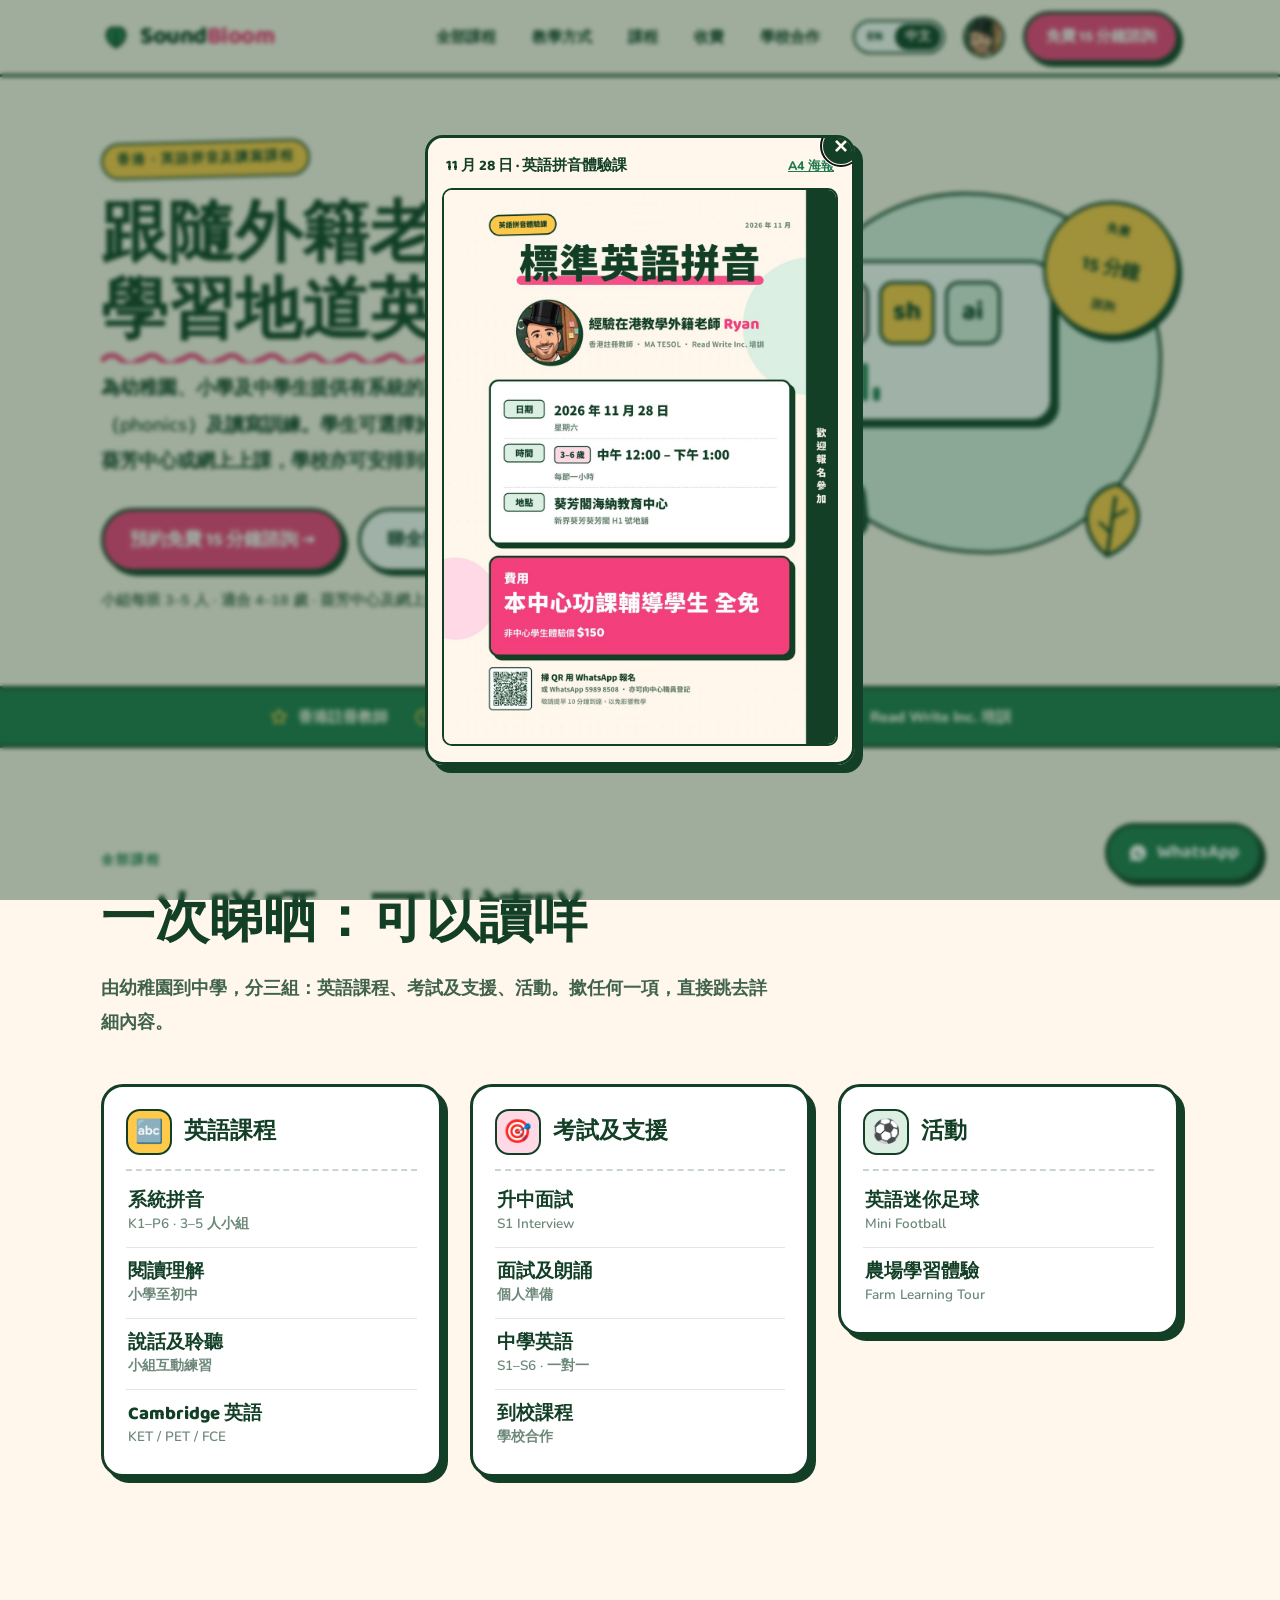
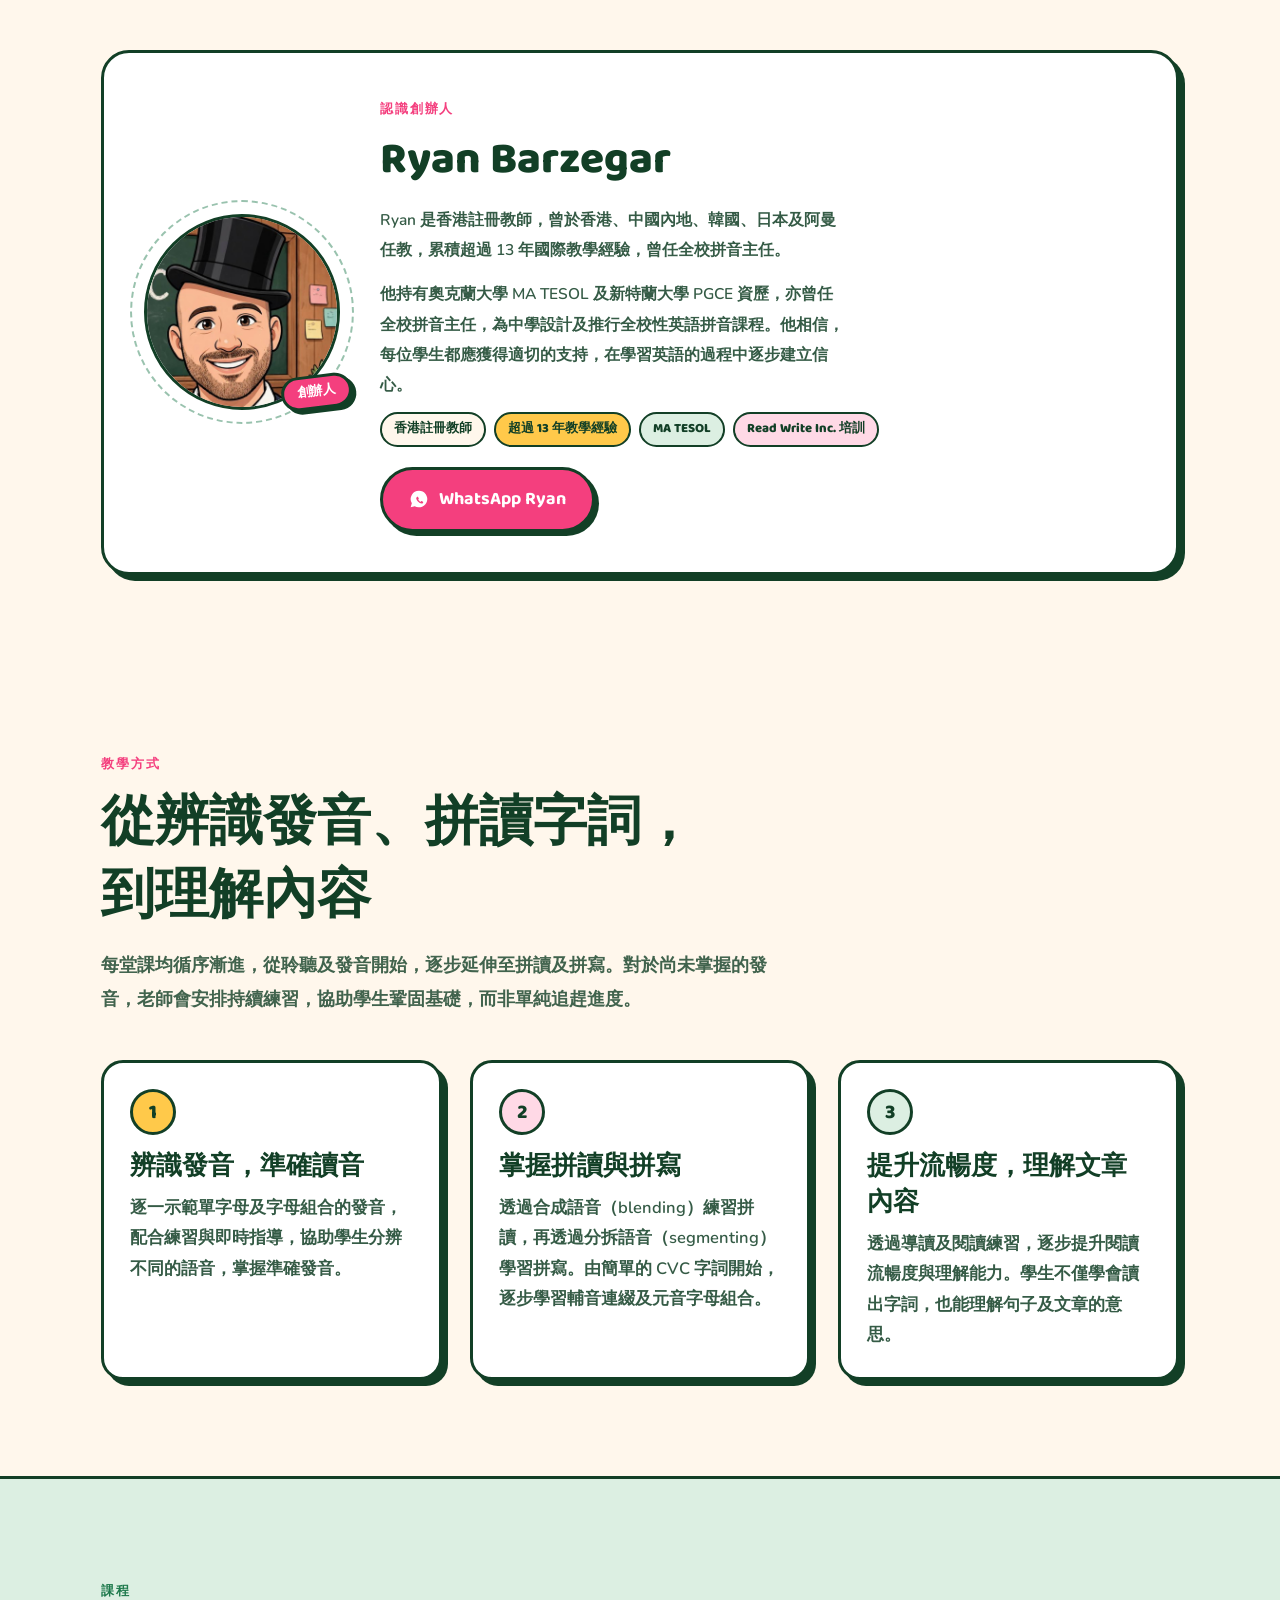
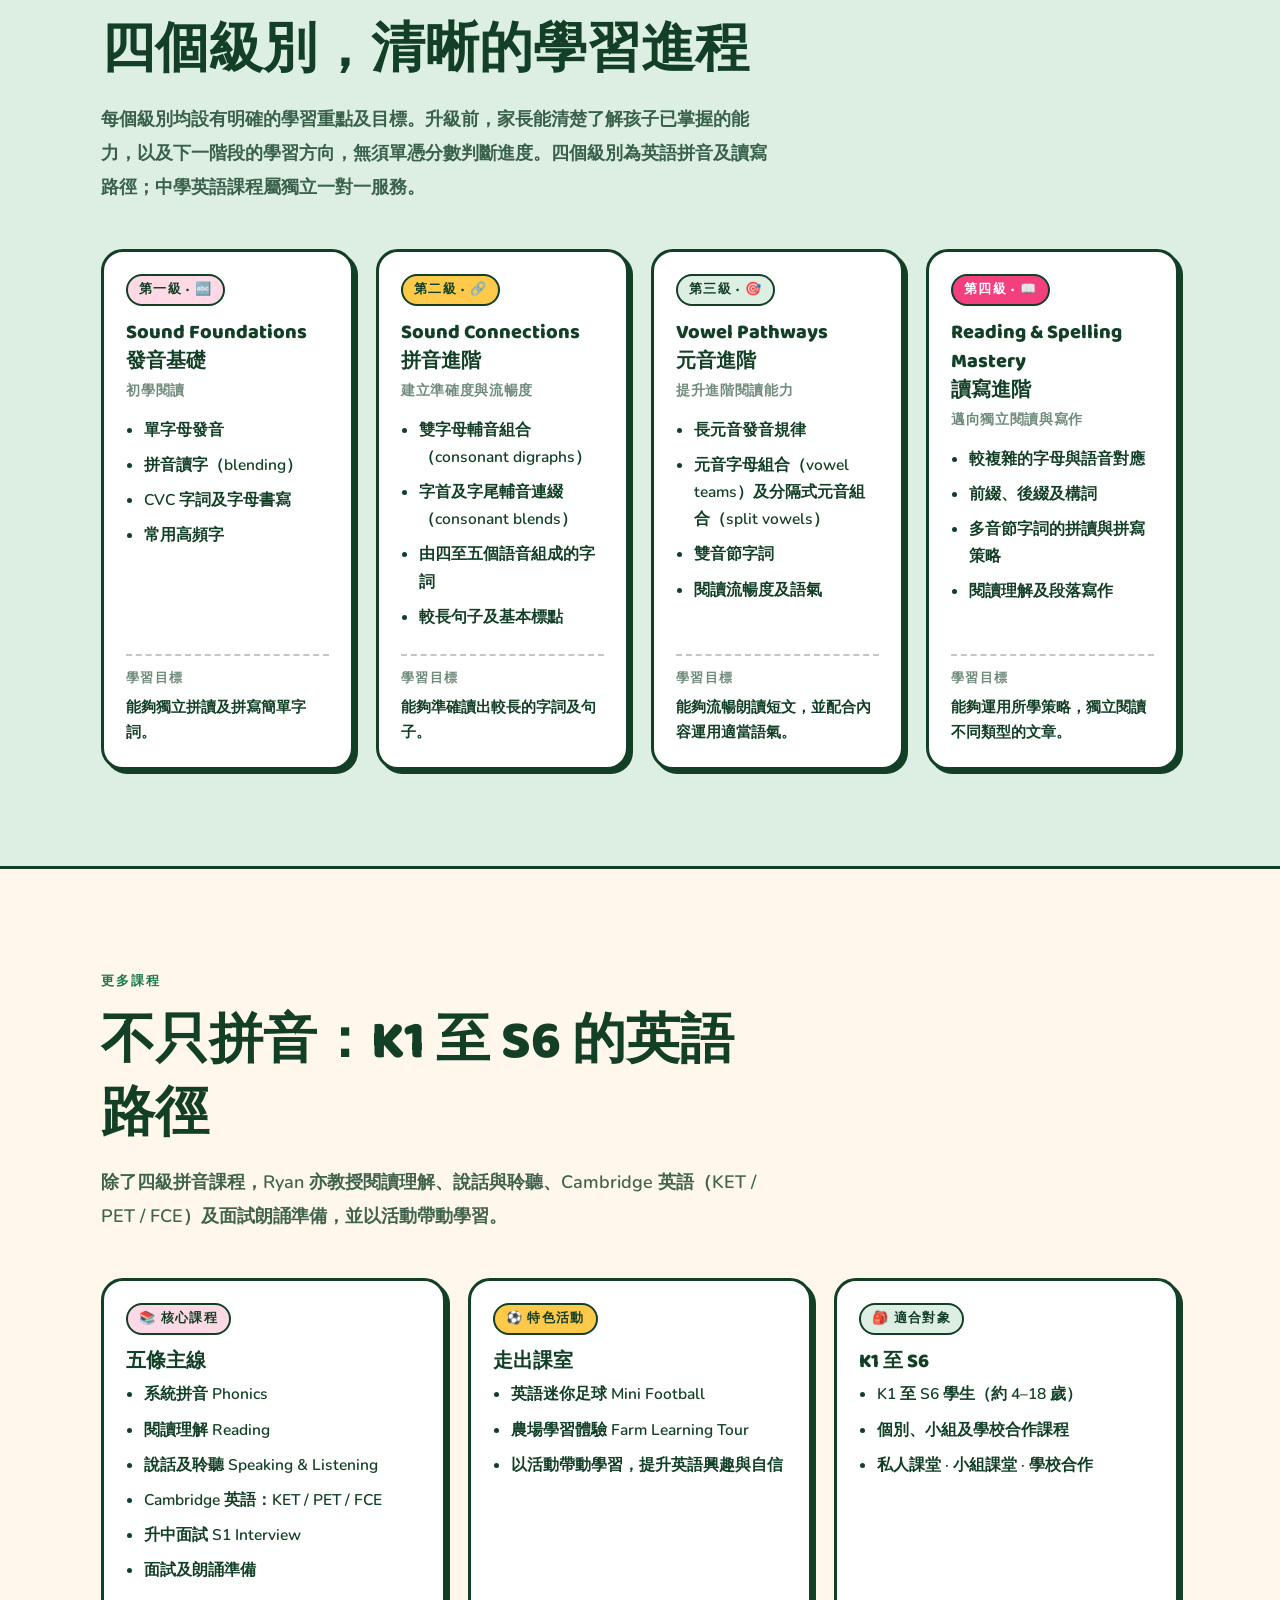
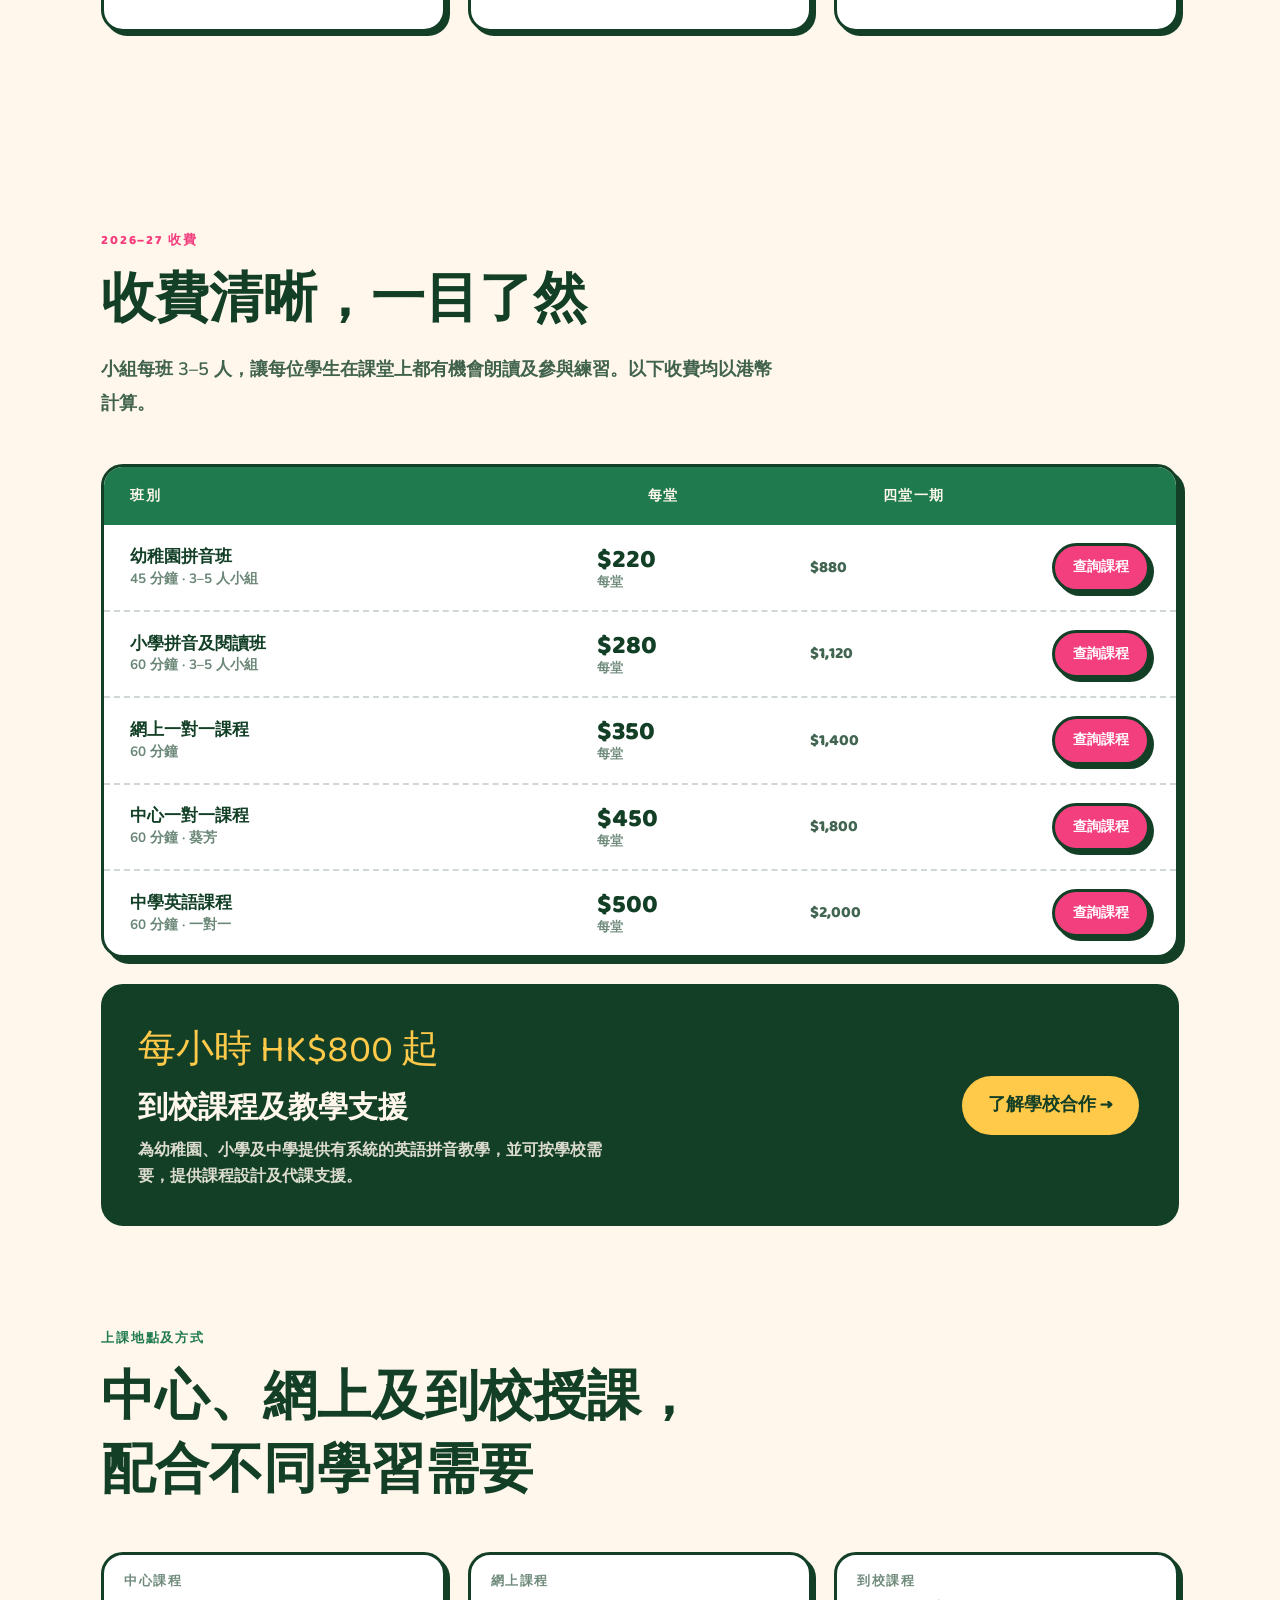
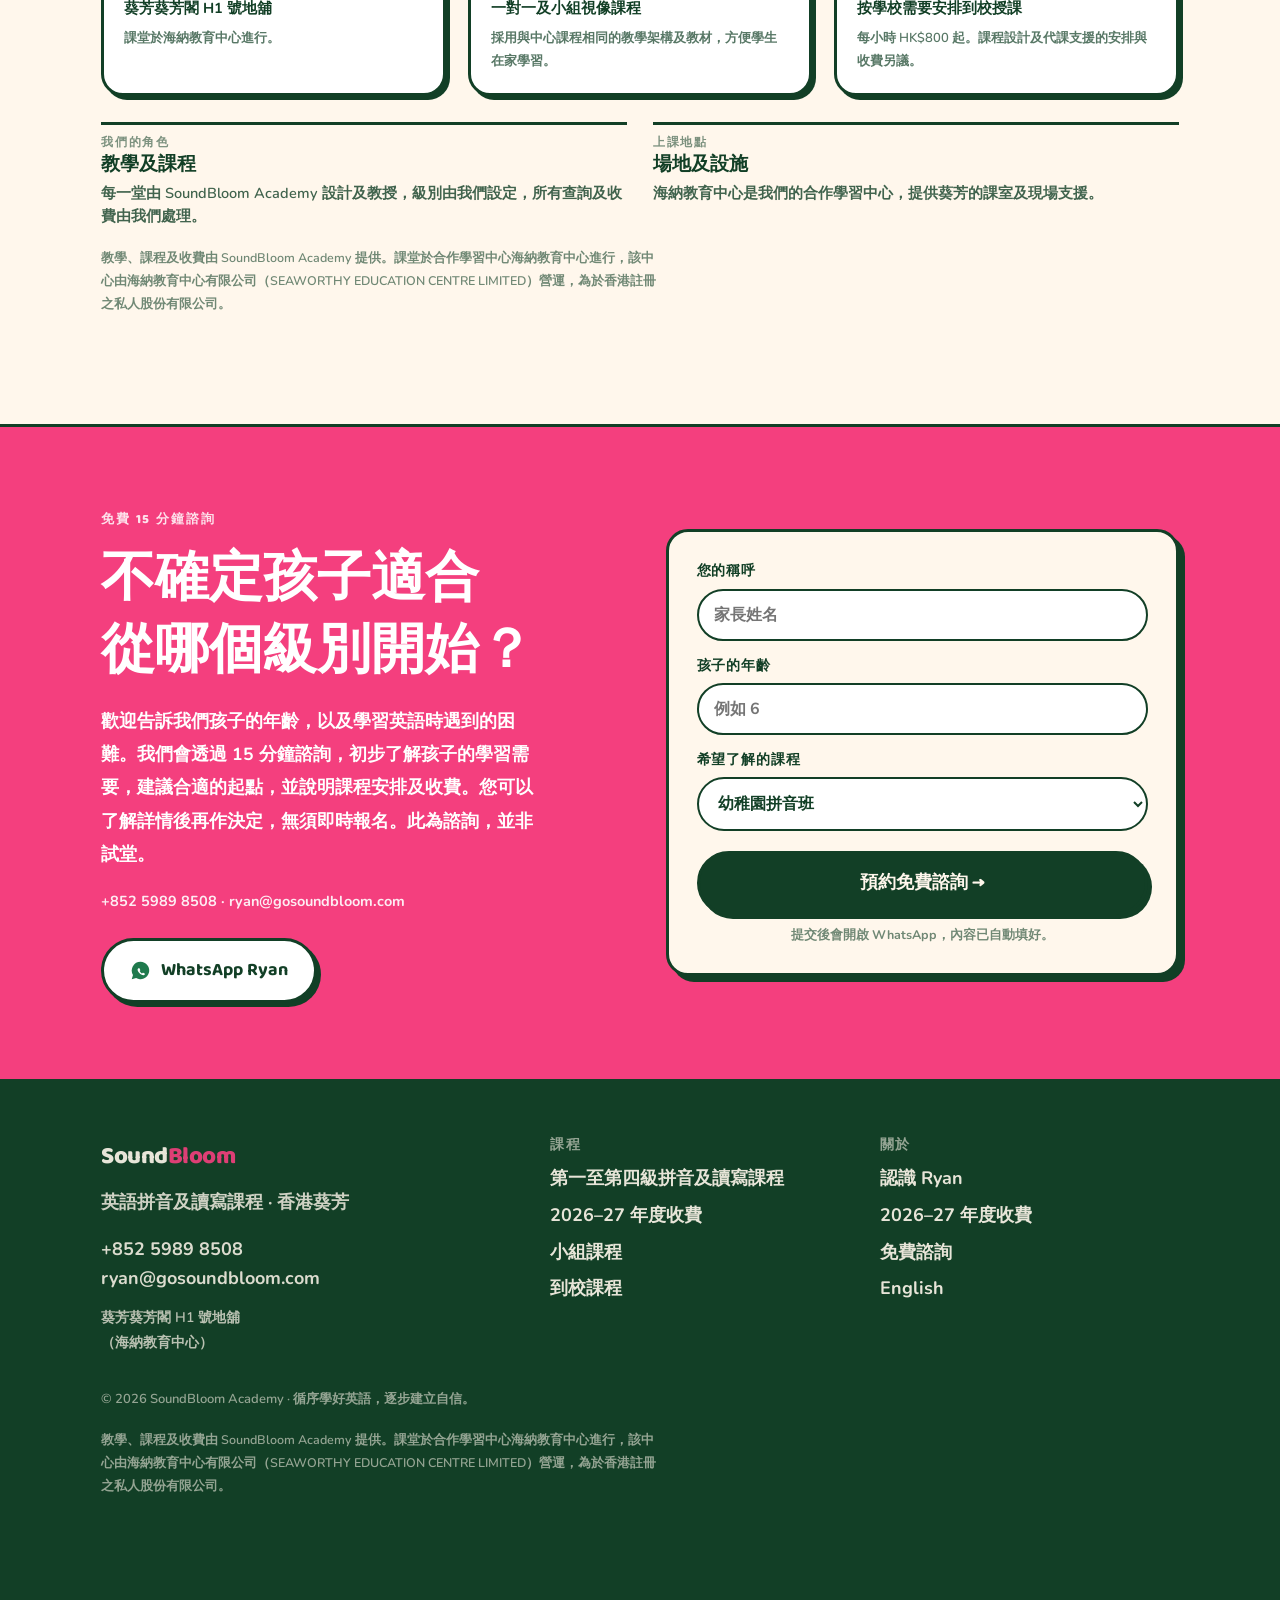
<file: zh/index.html>
<!DOCTYPE html>
<html lang="zh-Hant-HK">
<head>
<meta charset="utf-8">
<meta name="viewport" content="width=device-width, initial-scale=1">
<title>SoundBloom Academy｜英語拼音及讀寫課程 · 葵芳</title>
<meta name="description" content="為幼稚園、小學及中學生提供有系統的英語拼音（phonics）及讀寫訓練。小組每班 3–5 人，可於葵芳中心或網上上課，學校亦可安排到校課程。">
<link rel="alternate" hreflang="en-HK" href="../en/index.html">
<link rel="alternate" hreflang="zh-Hant-HK" href="index.html">
<link rel="preconnect" href="https://fonts.googleapis.com">
<link rel="preconnect" href="https://fonts.gstatic.com" crossorigin>
<link href="https://fonts.googleapis.com/css2?family=Baloo+2:wght@600;700;800&family=Nunito:wght@400;600;700;800&display=swap" rel="stylesheet">
<link rel="stylesheet" href="../assets/style.css?v=4">
<style>
  /* Chinese typography overrides: looser leading, no negative tracking */
  body{font-family:'Nunito','PingFang HK','Noto Sans HK','Microsoft JhengHei',sans-serif}
  h1,h2,h3,h4,.display,.logo,.btn,.eyebrow,.tag,.amt,.block,.price-row .name,.step .n,.loc .box h4,.creds span,.sticker,.langsw a{
    font-family:'Baloo 2','PingFang HK','Noto Sans HK','Microsoft JhengHei',sans-serif;
  }
  h1{line-height:1.24;letter-spacing:0}
  h2{line-height:1.35;letter-spacing:0}
  h3{line-height:1.4;letter-spacing:0}
  .lede{line-height:1.9}
  .fbio{line-height:1.95;font-size:15.5px;margin-bottom:12px}
  .sec-head p{line-height:1.9}
  .lvl ul{line-height:1.75}
  .lvl li{margin-bottom:8px}
  .lvl .out{line-height:1.75}
  .step p{line-height:1.85}
  .price-row .name{font-size:17px;line-height:1.4}
  .sticker.free{width:136px;height:136px;font-size:11.5px;line-height:1.3;padding:10px}
  .sticker.free b{font-size:19px;letter-spacing:0}
  .micro{line-height:1.75}
  .legal{letter-spacing:0;line-height:1.85}
  .loc .box p{font-size:14.5px;line-height:1.7}
  .loc .box p small{line-height:1.75}
  .nb{white-space:nowrap}
  .consult p{line-height:1.9}
  .lvl h3{font-size:20px;line-height:1.45}
</style>
</head>
<body>

<nav class="nav">
  <div class="wrap">
    <a class="logo" href="index.html">
      <svg width="30" height="30" viewBox="0 0 32 32" aria-hidden="true">
        <path d="M16 27C16 27 6 23 6 13c0-4 3-7 7-7 2 0 3 1 3 1s1-1 3-1c4 0 7 3 7 7 0 10-10 14-10 14z" fill="#1F7A4D" stroke="#123F26" stroke-width="2.4"/>
        <path d="M16 27V12" stroke="#123F26" stroke-width="2.4" stroke-linecap="round"/>
      </svg>
      <span>Sound<b>Bloom</b></span>
    </a>
    <div class="navlinks">
      <a href="#all">全部課程</a>
      <a href="#approach">教學方式</a>
      <a href="index.html#programme">課程</a>
      <a href="pricing.html">收費</a>
      <a href="schools.html">學校合作</a>
    </div>
    <div class="langsw" role="group" aria-label="語言">
      <a href="../en/index.html" hreflang="en-HK" lang="en-HK">EN</a>
      <a href="index.html" aria-current="true">中文</a>
    </div>
    <a class="navface" href="#founder" aria-label="認識創辦人 Ryan">
      <img src="../assets/ryan-nav-2026.jpg" alt="Ryan Barzegar 卡通肖像">
    </a>
    <a class="btn" href="#consult"><span class="full">免費 15 分鐘諮詢</span><span class="short">免費諮詢</span></a>
  </div>
</nav>

<header class="hero">
  <div class="wrap hero-grid">
    <div>
      <div class="eyebrow" style="background:var(--yellow);border:2.5px solid var(--ink);border-radius:999px;padding:6px 14px;transform:rotate(-1.5deg)">
        香港 · 英語拼音及讀寫課程
      </div>
      <h1 style="margin-top:20px">跟隨<span class="nb">外籍老師</span>，
        <span class="hl">學習地道英語</span>
      </h1>
      <p class="lede">為幼稚園、小學及中學生提供有系統的<span class="nb">英語拼音</span>（phonics）及<span class="nb">讀寫訓練</span>。學生可選擇於<span class="nb">葵芳中心</span>或網上上課，學校亦可安排到校課程。</p>
      <div class="hero-cta">
        <a class="btn" href="#consult">預約免費 15 分鐘諮詢 →</a>
        <a class="btn ghost" href="#all">睇全部課程</a>
      </div>
      <div class="micro"><span class="nb">小組每班 3–5 人</span> · 適合 4–18 歲 · <span class="nb">葵芳中心及網上授課</span></div>
    </div>

    <div class="stage" aria-hidden="true">
      <div class="blob"></div>
      <div class="card-sound">
        <div class="tiles">
          <div class="tile">a</div><div class="tile">sh</div><div class="tile">ai</div>
        </div>
        <div class="wave"><i></i><i></i><i></i><i></i><i></i><i></i></div>
      </div>
      <div class="sticker free">免費<b>15 分鐘</b>諮詢</div>
      <div class="sticker levels"><span class="nb">四個級別</span> · 拼音路徑</div>
      <svg class="leaf" viewBox="0 0 100 100" fill="none">
        <path d="M50 92C26 78 14 54 22 32 30 11 50 6 50 6s20 5 28 26c8 22-4 46-28 60z" fill="#FFC94A" stroke="#123F26" stroke-width="4" stroke-linejoin="round"/>
        <path d="M50 90V22" stroke="#123F26" stroke-width="4" stroke-linecap="round"/>
        <path d="M50 46l15-11M50 64l-14-10" stroke="#123F26" stroke-width="3.4" stroke-linecap="round"/>
      </svg>
    </div>
  </div>
</header>

<div class="trust">
  <div class="wrap">
    <span><svg viewBox="0 0 24 24" fill="none"><path d="M12 3l2.6 5.6 6.1.8-4.5 4.2 1.2 6-5.4-3-5.4 3 1.2-6L3.3 9.4l6.1-.8z" stroke="#FFC94A" stroke-width="2" stroke-linejoin="round"/></svg>香港註冊教師</span>
    <span><svg viewBox="0 0 24 24" fill="none"><circle cx="12" cy="12" r="9" stroke="#FFC94A" stroke-width="2"/><path d="M12 7v5l4 2" stroke="#FFC94A" stroke-width="2" stroke-linecap="round"/></svg>超過 13 年國際教學經驗</span>
    <span><svg viewBox="0 0 24 24" fill="none"><path d="M3 7l9-4 9 4-9 4z" stroke="#FFC94A" stroke-width="2" stroke-linejoin="round"/><path d="M7 10v6c0 1.7 2.2 3 5 3s5-1.3 5-3v-6" stroke="#FFC94A" stroke-width="2"/></svg>奧克蘭大學 MA TESOL</span>
    <span><svg viewBox="0 0 24 24" fill="none"><path d="M5 4h9l5 5v11H5z" stroke="#FFC94A" stroke-width="2" stroke-linejoin="round"/><path d="M9 13l2 2 4-4" stroke="#FFC94A" stroke-width="2" stroke-linecap="round"/></svg>Read Write Inc. 培訓</span>
  </div>
</div>

<section class="pad" id="all">
  <div class="wrap">
    <div class="sec-head">
      <div class="eyebrow" style="color:var(--green)">全部課程</div>
      <h2 style="margin-top:12px">一次睇晒：可以讀咩</h2>
      <p>由幼稚園到中學，分三組：英語課程、考試及支援、活動。撳任何一項，直接跳去詳細內容。</p>
    </div>
    <div class="pg-grid">

      <div class="pg">
        <div class="pg-head"><span class="pg-ico">🔤</span><h3>英語課程</h3></div>
        <a class="pg-row" href="#programme"><b>系統拼音</b><i>K1–P6 · 3–5 人小組</i></a>
        <a class="pg-row" href="#more"><b>閱讀理解</b><i>小學至初中</i></a>
        <a class="pg-row" href="#more"><b>說話及聆聽</b><i>小組互動練習</i></a>
        <a class="pg-row" href="#more"><b>Cambridge 英語</b><i>KET / PET / FCE</i></a>
      </div>

      <div class="pg">
        <div class="pg-head"><span class="pg-ico">🎯</span><h3>考試及支援</h3></div>
        <a class="pg-row" href="#more"><b>升中面試</b><i>S1 Interview</i></a>
        <a class="pg-row" href="#more"><b>面試及朗誦</b><i>個人準備</i></a>
        <a class="pg-row" href="#pricing"><b>中學英語</b><i>S1–S6 · 一對一</i></a>
        <a class="pg-row" href="schools.html"><b>到校課程</b><i>學校合作</i></a>
      </div>

      <div class="pg">
        <div class="pg-head"><span class="pg-ico">⚽</span><h3>活動</h3></div>
        <a class="pg-row" href="#more"><b>英語迷你足球</b><i>Mini Football</i></a>
        <a class="pg-row" href="#more"><b>農場學習體驗</b><i>Farm Learning Tour</i></a>
      </div>

    </div>
  </div>
</section>

<section class="founder" id="founder">
  <div class="wrap">
    <div class="fcard">
      <div class="portrait">
        <div class="ring" aria-hidden="true"></div>
        <div class="face"><img src="../assets/ryan-avatar-2026.jpg" alt="Ryan Barzegar，創辦人及首席教師"></div>
        <div class="sticker founder">創辦人</div>
      </div>
      <div>
        <div class="eyebrow" style="color:var(--pink)">認識創辦人</div>
        <h2 style="font-size:clamp(28px,3.6vw,44px);margin:10px 0 12px">Ryan Barzegar</h2>
        <p class="fbio">Ryan 是香港註冊教師，曾於香港、中國內地、韓國、日本及阿曼任教，累積超過 13 年國際教學經驗，曾任全校拼音主任。</p>
        <p class="fbio">他持有奧克蘭大學 MA TESOL 及新特蘭大學 PGCE 資歷，亦曾任全校拼音主任，為中學設計及推行全校性英語拼音課程。他相信，每位學生都應獲得適切的支持，在學習英語的過程中逐步建立信心。</p>
        <div class="creds">
          <span>香港註冊教師</span><span>超過 13 年教學經驗</span><span>MA TESOL</span><span>Read Write Inc. 培訓</span>
        </div>
        <a class="btn" target="_blank" rel="noopener" href="https://wa.me/85259898508?text=Ryan%EF%BC%8C%E4%BD%A0%E5%A5%BD%EF%BC%81%E6%88%91%E6%83%B3%E9%A0%90%E7%B4%84%E5%85%8D%E8%B2%BB%2015%20%E5%88%86%E9%90%98%E5%AE%B6%E9%95%B7%E8%AB%AE%E8%A9%A2%EF%BC%8C%E4%BA%86%E8%A7%A3%E9%81%A9%E5%90%88%E5%AD%A9%E5%AD%90%E7%9A%84%E8%8B%B1%E8%AA%9E%E8%AA%B2%E7%A8%8B%E3%80%82%E5%AD%A9%E5%AD%90%E4%BB%8A%E5%B9%B4%EF%BC%BF%EF%BC%BF%E6%AD%B2%E3%80%82">
          <svg width="20" height="20" viewBox="0 0 24 24" fill="#fff" aria-hidden="true"><path d="M12 2a10 10 0 00-8.6 15.1L2 22l5-1.3A10 10 0 1012 2zm5.3 14.1c-.2.6-1.3 1.2-1.8 1.2-.5.1-1 .1-1.6-.1-1.2-.4-3-1.6-4.2-3.4-.7-1-1.2-2.1-1-3 .1-.6.5-1.1.9-1.3.2-.1.4-.1.5-.1h.4c.2 0 .4 0 .5.4l.7 1.7c.1.2 0 .4-.1.5l-.3.4c-.1.1-.2.3-.1.5.4.8 1.6 2 2.4 2.4.2.1.4 0 .5-.1l.5-.6c.1-.2.3-.2.5-.1l1.6.8c.2.1.3.3.3.4 0 .2 0 .8-.2 1z"/></svg>
          WhatsApp Ryan
        </a>
      </div>
    </div>
  </div>
</section>

<section class="pad" id="approach">
  <div class="wrap">
    <div class="sec-head">
      <div class="eyebrow" style="color:var(--pink)">教學方式</div>
      <h2 style="margin-top:12px">從辨識發音、拼讀字詞，<br>到理解內容</h2>
      <p>每堂課均循序漸進，從聆聽及發音開始，逐步延伸至拼讀及拼寫。對於尚未掌握的發音，老師會安排持續練習，協助學生鞏固基礎，而非單純追趕進度。</p>
    </div>
    <div class="steps">
      <div class="step">
        <div class="n">1</div>
        <h3>辨識發音，準確讀音</h3>
        <p>逐一示範單字母及字母組合的發音，配合練習與即時指導，協助學生分辨不同的語音，掌握準確發音。</p>
      </div>
      <div class="step">
        <div class="n" style="background:var(--pink-soft)">2</div>
        <h3>掌握拼讀與拼寫</h3>
        <p>透過合成語音（blending）練習拼讀，再透過分拆語音（segmenting）學習拼寫。由簡單的 CVC 字詞開始，逐步學習輔音連綴及元音字母組合。</p>
      </div>
      <div class="step">
        <div class="n" style="background:var(--green-soft)">3</div>
        <h3>提升流暢度，理解文章內容</h3>
        <p>透過導讀及閱讀練習，逐步提升閱讀流暢度與理解能力。學生不僅學會讀出字詞，也能理解句子及文章的意思。</p>
      </div>
    </div>
  </div>
</section>

<section class="pad prog" id="programme">
  <div class="wrap">
    <div class="sec-head">
      <div class="eyebrow" style="color:var(--green)">課程</div>
      <h2 style="margin-top:12px">四個級別，清晰的學習進程</h2>
      <p>每個級別均設有明確的學習重點及目標。升級前，家長能清楚了解孩子已掌握的能力，以及下一階段的學習方向，無須單憑分數判斷進度。四個級別為英語拼音及讀寫路徑；中學英語課程屬獨立一對一服務。</p>
    </div>
    <div class="levels-grid">
      <article class="lvl">
        <span class="tag">第一級 · 🔤</span>
        <h3>Sound Foundations<br>發音基礎</h3>
        <div class="age">初學閱讀</div>
        <ul><li>單字母發音</li><li>拼音讀字（blending）</li><li>CVC 字詞及字母書寫</li><li>常用高頻字</li></ul>
        <div class="out"><b>學習目標</b>能夠獨立拼讀及拼寫簡單字詞。</div>
      </article>
      <article class="lvl">
        <span class="tag">第二級 · 🔗</span>
        <h3>Sound Connections<br>拼音進階</h3>
        <div class="age">建立準確度與流暢度</div>
        <ul><li>雙字母輔音組合（consonant digraphs）</li><li>字首及字尾輔音連綴（consonant blends）</li><li>由四至五個語音組成的字詞</li><li>較長句子及基本標點</li></ul>
        <div class="out"><b>學習目標</b>能夠準確讀出較長的字詞及句子。</div>
      </article>
      <article class="lvl">
        <span class="tag">第三級 · 🎯</span>
        <h3>Vowel Pathways<br>元音進階</h3>
        <div class="age">提升進階閱讀能力</div>
        <ul><li>長元音發音規律</li><li>元音字母組合（vowel teams）及分隔式元音組合（split vowels）</li><li>雙音節字詞</li><li>閱讀流暢度及語氣</li></ul>
        <div class="out"><b>學習目標</b>能夠流暢朗讀短文，並配合內容運用適當語氣。</div>
      </article>
      <article class="lvl">
        <span class="tag">第四級 · 📖</span>
        <h3>Reading &amp; Spelling Mastery<br>讀寫進階</h3>
        <div class="age">邁向獨立閱讀與寫作</div>
        <ul><li>較複雜的字母與語音對應</li><li>前綴、後綴及構詞</li><li>多音節字詞的拼讀與拼寫策略</li><li>閱讀理解及段落寫作</li></ul>
        <div class="out"><b>學習目標</b>能夠運用所學策略，獨立閱讀不同類型的文章。</div>
      </article>
    </div>
  </div>
</section>

<section class="pad" id="more">
  <div class="wrap">
    <div class="sec-head">
      <div class="eyebrow" style="color:var(--green)">更多課程</div>
      <h2 style="margin-top:12px">不只拼音：K1 至 S6 的英語路徑</h2>
      <p>除了四級拼音課程，Ryan 亦教授閱讀理解、說話與聆聽、Cambridge 英語（KET / PET / FCE）及面試朗誦準備，並以活動帶動學習。</p>
    </div>
    <div class="levels-grid three">
      <article class="lvl">
        <span class="tag">📚 核心課程</span>
        <h3>五條主線</h3>
        <ul>
          <li>系統拼音 Phonics</li>
          <li>閱讀理解 Reading</li>
          <li>說話及聆聽 Speaking &amp; Listening</li>
          <li>Cambridge 英語：KET / PET / FCE</li>
          <li>升中面試 S1 Interview</li>
          <li>面試及朗誦準備</li>
        </ul>
      </article>
      <article class="lvl">
        <span class="tag">⚽ 特色活動</span>
        <h3>走出課室</h3>
        <ul>
          <li>英語迷你足球 Mini Football</li>
          <li>農場學習體驗 Farm Learning Tour</li>
          <li>以活動帶動學習，提升英語興趣與自信</li>
        </ul>
      </article>
      <article class="lvl">
        <span class="tag">🎒 適合對象</span>
        <h3>K1 至 S6</h3>
        <ul>
          <li>K1 至 S6 學生（約 4–18 歲）</li>
          <li>個別、小組及學校合作課程</li>
          <li>私人課堂 · 小組課堂 · 學校合作</li>
        </ul>
      </article>
    </div>
  </div>
</section>

<section class="pad" id="pricing">
  <div class="wrap">
    <div class="sec-head">
      <div class="eyebrow" style="color:var(--pink)">2026–27 收費</div>
      <h2 style="margin-top:12px">收費清晰，一目了然</h2>
      <p>小組每班 3–5 人，讓每位學生在課堂上都有機會朗讀及參與練習。以下收費均以港幣計算。</p>
    </div>
    <div class="price-card">
      <div class="price-row head"><div>班別</div><div>每堂</div><div>四堂一期</div><div></div></div>
      <div class="price-row">
        <div class="name">幼稚園拼音班<small>45 分鐘 · 3–5 人小組</small></div>
        <div class="amt">$220<em>每堂</em></div>
        <div class="block"><em>四堂一期</em>$880</div>
        <div><a class="btn" style="padding:10px 18px;font-size:14px" href="#consult">查詢課程</a></div>
      </div>
      <div class="price-row">
        <div class="name">小學拼音及閱讀班<small>60 分鐘 · 3–5 人小組</small></div>
        <div class="amt">$280<em>每堂</em></div>
        <div class="block"><em>四堂一期</em>$1,120</div>
        <div><a class="btn" style="padding:10px 18px;font-size:14px" href="#consult">查詢課程</a></div>
      </div>
      <div class="price-row">
        <div class="name">網上一對一課程<small>60 分鐘</small></div>
        <div class="amt">$350<em>每堂</em></div>
        <div class="block"><em>四堂一期</em>$1,400</div>
        <div><a class="btn" style="padding:10px 18px;font-size:14px" href="#consult">查詢課程</a></div>
      </div>
      <div class="price-row">
        <div class="name">中心一對一課程<small>60 分鐘 · 葵芳</small></div>
        <div class="amt">$450<em>每堂</em></div>
        <div class="block"><em>四堂一期</em>$1,800</div>
        <div><a class="btn" style="padding:10px 18px;font-size:14px" href="#consult">查詢課程</a></div>
      </div>
      <div class="price-row">
        <div class="name">中學英語課程<small>60 分鐘 · 一對一</small></div>
        <div class="amt">$500<em>每堂</em></div>
        <div class="block"><em>四堂一期</em>$2,000</div>
        <div><a class="btn" style="padding:10px 18px;font-size:14px" href="#consult">查詢課程</a></div>
      </div>
    </div>

    <div class="schools" id="schools">
      <div>
        <span class="big">每小時 HK$800 起</span>
        <h3>到校課程及教學支援</h3>
        <p>為幼稚園、小學及中學提供有系統的英語拼音教學，並可按學校需要，提供課程設計及代課支援。</p>
      </div>
      <a class="btn" style="background:var(--yellow);color:var(--ink)" href="schools.html">了解學校合作 →</a>
    </div>
  </div>
</section>

<section class="pad" id="where" style="padding-top:0">
  <div class="wrap">
    <div class="sec-head">
      <div class="eyebrow" style="color:var(--green)">上課地點及方式</div>
      <h2 style="margin-top:12px">中心、網上及到校授課，<br>配合不同學習需要</h2>
    </div>
    <div class="loc">
      <div class="box">
        <h4>中心課程</h4>
        <p>葵芳葵芳閣 H1 號地舖
          <small>課堂於海納教育中心進行。</small>
        </p>
      </div>
      <div class="box">
        <h4>網上課程</h4>
        <p>一對一及小組視像課程
          <small>採用與中心課程相同的教學架構及教材，方便學生在家學習。</small>
        </p>
      </div>
      <div class="box">
        <h4>到校課程</h4>
        <p>按學校需要安排到校授課
          <small>每小時 HK$800 起。課程設計及代課支援的安排與收費另議。</small>
        </p>
      </div>
    </div>

    <div class="roles">
      <div class="r">
        <h4>我們的角色</h4>
        <b>教學及課程</b>
        <p>每一堂由 SoundBloom Academy 設計及教授，級別由我們設定，所有查詢及收費由我們處理。</p>
      </div>
      <div class="r">
        <h4>上課地點</h4>
        <b>場地及設施</b>
        <p>海納教育中心是我們的合作學習中心，提供葵芳的課室及現場支援。</p>
      </div>
    </div>
    <p class="legal">教學、課程及收費由 SoundBloom Academy 提供。課堂於合作學習中心海納教育中心進行，該中心由<span class="nb">海納教育中心有限公司</span>（SEAWORTHY EDUCATION CENTRE LIMITED）營運，為於香港註冊之<span class="nb">私人股份有限公司</span>。</p>
  </div>
</section>

<section class="consult" id="consult">
  <div class="wrap">
    <div>
      <div class="eyebrow" style="color:#fff;opacity:.85">免費 15 分鐘諮詢</div>
      <h2 style="margin:12px 0 16px">不確定孩子適合<br>從哪個級別開始？</h2>
      <p>歡迎告訴我們孩子的年齡，以及學習英語時遇到的困難。我們會透過 15 分鐘諮詢，初步了解孩子的學習需要，建議合適的起點，並說明課程安排及收費。您可以了解詳情後再作決定，無須即時報名。此為諮詢，並非試堂。</p>
      <div class="micro" style="color:#fff;opacity:.9">+852 5989 8508 · ryan@gosoundbloom.com</div>
      <a class="btn" target="_blank" rel="noopener" href="https://wa.me/85259898508?text=Ryan%EF%BC%8C%E4%BD%A0%E5%A5%BD%EF%BC%81%E6%88%91%E6%83%B3%E9%A0%90%E7%B4%84%E5%85%8D%E8%B2%BB%2015%20%E5%88%86%E9%90%98%E5%AE%B6%E9%95%B7%E8%AB%AE%E8%A9%A2%EF%BC%8C%E4%BA%86%E8%A7%A3%E9%81%A9%E5%90%88%E5%AD%A9%E5%AD%90%E7%9A%84%E8%8B%B1%E8%AA%9E%E8%AA%B2%E7%A8%8B%E3%80%82%E5%AD%A9%E5%AD%90%E4%BB%8A%E5%B9%B4%EF%BC%BF%EF%BC%BF%E6%AD%B2%E3%80%82" style="background:#fff;color:var(--ink);margin-top:24px">
        <svg width="21" height="21" viewBox="0 0 24 24" fill="#1F7A4D" aria-hidden="true"><path d="M12 2a10 10 0 00-8.6 15.1L2 22l5-1.3A10 10 0 1012 2zm5.3 14.1c-.2.6-1.3 1.2-1.8 1.2-.5.1-1 .1-1.6-.1-1.2-.4-3-1.6-4.2-3.4-.7-1-1.2-2.1-1-3 .1-.6.5-1.1.9-1.3.2-.1.4-.1.5-.1h.4c.2 0 .4 0 .5.4l.7 1.7c.1.2 0 .4-.1.5l-.3.4c-.1.1-.2.3-.1.5.4.8 1.6 2 2.4 2.4.2.1.4 0 .5-.1l.5-.6c.1-.2.3-.2.5-.1l1.6.8c.2.1.3.3.3.4 0 .2 0 .8-.2 1z"/></svg>
        WhatsApp Ryan
      </a>
    </div>
    <form class="form">
      <div class="field"><label for="z-name">您的稱呼</label><input id="z-name" placeholder="家長姓名"></div>
      <div class="field"><label for="z-age">孩子的年齡</label><input id="z-age" placeholder="例如 6"></div>
      <div class="field"><label for="z-int">希望了解的課程</label>
        <select id="z-int">
          <option>幼稚園拼音班</option><option>小學拼音及閱讀班</option>
          <option>網上一對一課程</option><option>中心一對一課程</option>
          <option>中學英語課程</option><option>到校課程</option>
        </select>
      </div>
      <button class="btn dark" type="submit">預約免費諮詢 →</button>
      <div class="note">提交後會開啟 WhatsApp，內容已自動填好。</div>
    </form>
  </div>
</section>

<footer>
  <div class="wrap">
    <div class="fgrid">
      <div>
        <a class="logo" href="index.html" style="color:var(--cream);margin-bottom:12px"><span>Sound<b>Bloom</b></span></a>
        <p style="font-weight:700;opacity:.8;max-width:32ch">英語拼音及讀寫課程 · 香港葵芳</p>
        <p style="font-weight:700;opacity:.85;margin:0">+852 5989 8508<br>ryan@gosoundbloom.com</p>
        <p style="font-weight:600;opacity:.7;margin:12px 0 0;font-size:14px;line-height:1.8">葵芳葵芳閣 H1 號地舖<br>（海納教育中心）</p>
      </div>
      <div>
        <h4>課程</h4>
        <a href="#programme">第一至第四級拼音及讀寫課程</a>
        <a href="pricing.html">2026–27 年度收費</a>
        <a href="pricing.html#groups">小組課程</a>
        <a href="schools.html">到校課程</a>
      </div>
      <div>
        <h4>關於</h4>
        <a href="#founder">認識 Ryan</a>
        <a href="#pricing">2026–27 年度收費</a>
        <a href="#consult">免費諮詢</a>
        <a href="../en/index.html" lang="en-HK">English</a>
      </div>
    </div>
    <div class="fnote">© 2026 SoundBloom Academy · 循序學好英語，逐步建立自信。</div>
    <p class="legal">教學、課程及收費由 SoundBloom Academy 提供。課堂於合作學習中心海納教育中心進行，該中心由<span class="nb">海納教育中心有限公司</span>（SEAWORTHY EDUCATION CENTRE LIMITED）營運，為於香港註冊之<span class="nb">私人股份有限公司</span>。</p>
  </div>
</footer>

<a class="wa" target="_blank" rel="noopener" href="https://wa.me/85259898508?text=Ryan%EF%BC%8C%E4%BD%A0%E5%A5%BD%EF%BC%81%E6%88%91%E6%83%B3%E9%A0%90%E7%B4%84%E5%85%8D%E8%B2%BB%2015%20%E5%88%86%E9%90%98%E5%AE%B6%E9%95%B7%E8%AB%AE%E8%A9%A2%EF%BC%8C%E4%BA%86%E8%A7%A3%E9%81%A9%E5%90%88%E5%AD%A9%E5%AD%90%E7%9A%84%E8%8B%B1%E8%AA%9E%E8%AA%B2%E7%A8%8B%E3%80%82%E5%AD%A9%E5%AD%90%E4%BB%8A%E5%B9%B4%EF%BC%BF%EF%BC%BF%E6%AD%B2%E3%80%82">
  <svg width="20" height="20" viewBox="0 0 24 24" fill="#fff"><path d="M12 2a10 10 0 00-8.6 15.1L2 22l5-1.3A10 10 0 1012 2zm5.3 14.1c-.2.6-1.3 1.2-1.8 1.2-.5.1-1 .1-1.6-.1-1.2-.4-3-1.6-4.2-3.4-.7-1-1.2-2.1-1-3 .1-.6.5-1.1.9-1.3.2-.1.4-.1.5-.1h.4c.2 0 .4 0 .5.4l.7 1.7c.1.2 0 .4-.1.5l-.3.4c-.1.1-.2.3-.1.5.4.8 1.6 2 2.4 2.4.2.1.4 0 .5-.1l.5-.6c.1-.2.3-.2.5-.1l1.6.8c.2.1.3.3.3.4 0 .2 0 .8-.2 1z"/></svg>
  WhatsApp
</a>

<script>
(function(){
  var PREFIX = "你好 Ryan，我想預約免費 15 分鐘家長諮詢。";
  var OK = "\u6b63\u5728\u958b\u555f WhatsApp\uff0c\u5167\u5bb9\u5df2\u586b\u597d\u2026";
  var WA = 'https://wa.me/85259898508?text=';
  document.querySelectorAll('form').forEach(function(f){
    var btn = f.querySelector('button');
    f.addEventListener('submit', function(e){
      e.preventDefault();
      var lines = [];
      f.querySelectorAll('input, select, textarea').forEach(function(el){
        var lab = el.id ? f.querySelector('label[for="' + el.id + '"]') : null;
        var key = lab ? lab.textContent.trim() : el.name;
        var val = (el.value || '').trim();
        lines.push(key + ': ' + (val || '-'));
      });
      var msg = PREFIX + '\n\n' + lines.join('\n');
      window.open(WA + encodeURIComponent(msg), '_blank');
      if (btn) { var t = btn.textContent; btn.textContent = OK; setTimeout(function(){ btn.textContent = t; }, 4000); }
    });
  });
})();
</script>

<div class="sb-modal" id="sbModal" role="dialog" aria-modal="true" aria-label="英語拼音體驗課">
  <div class="box">
    <button class="x" type="button" aria-label="關閉">×</button>
    <div class="cap">
      <b>11 月 28 日 · 英語拼音體驗課</b>
      <a href="../assets/SoundBloom-event-zh-A4.pdf" target="_blank" rel="noopener">A4 海報</a>
    </div>
    <a href="../assets/SoundBloom-event-zh-A4.pdf" target="_blank" rel="noopener">
      <img src="../assets/event-zh.jpg?v=3" alt="英語拼音體驗課海報：2026 年 11 月 28 日，6–9 歲 11am，3–6 歲 12noon" width="1000" height="1414">
    </a>
  </div>
</div>

<script>
(function(){
  var m=document.getElementById('sbModal');
  if(!m) return;
  // ?event=0 可以暫時唔彈（方便睇網頁）
  if(new URLSearchParams(location.search).get('event')==='0') return;
  function open(){ m.classList.add('open'); document.body.style.overflow='hidden'; var x=m.querySelector('.x'); if(x) x.focus(); }
  function close(){ m.classList.remove('open'); document.body.style.overflow=''; }
  m.querySelector('.x').addEventListener('click', close);
  m.addEventListener('click', function(e){ if(e.target===m) close(); });
  document.addEventListener('keydown', function(e){ if(e.key==='Escape') close(); });
  setTimeout(open, 450);
})();
</script>

</body>
</html>
</file>
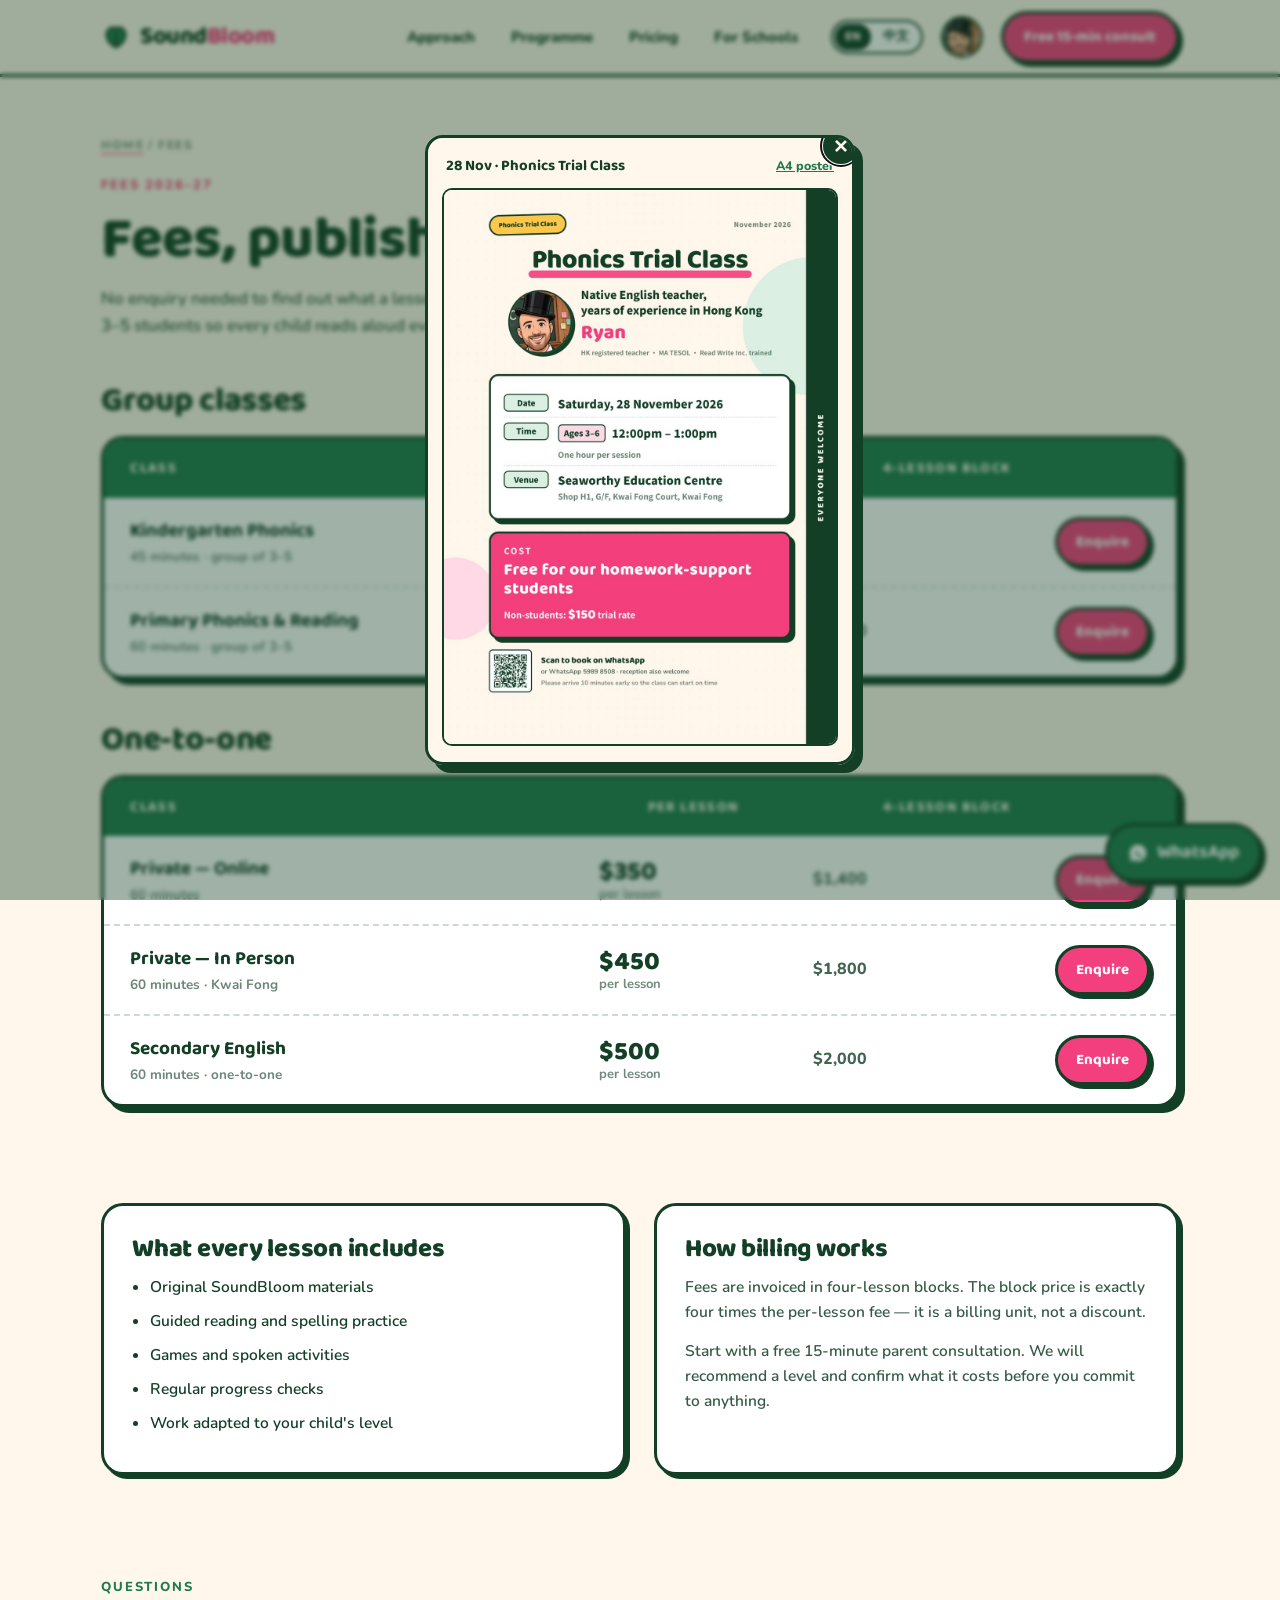
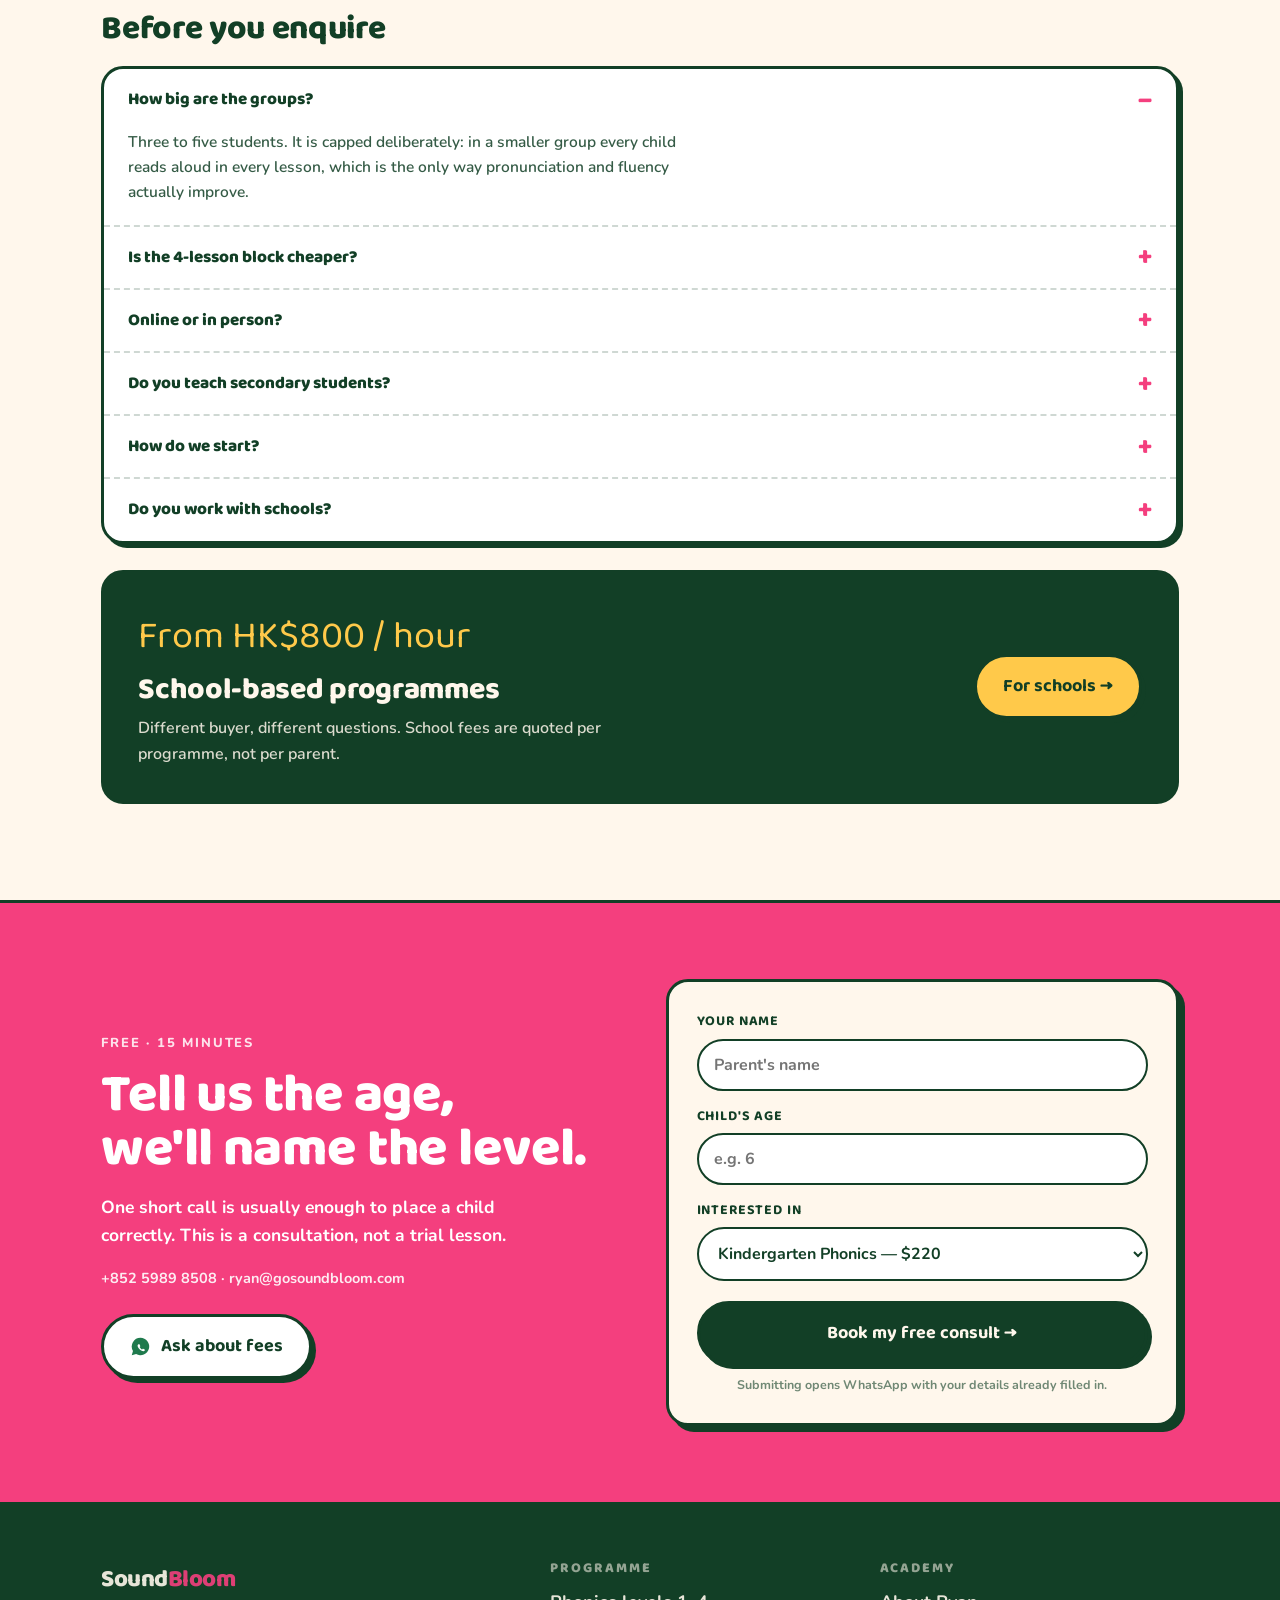
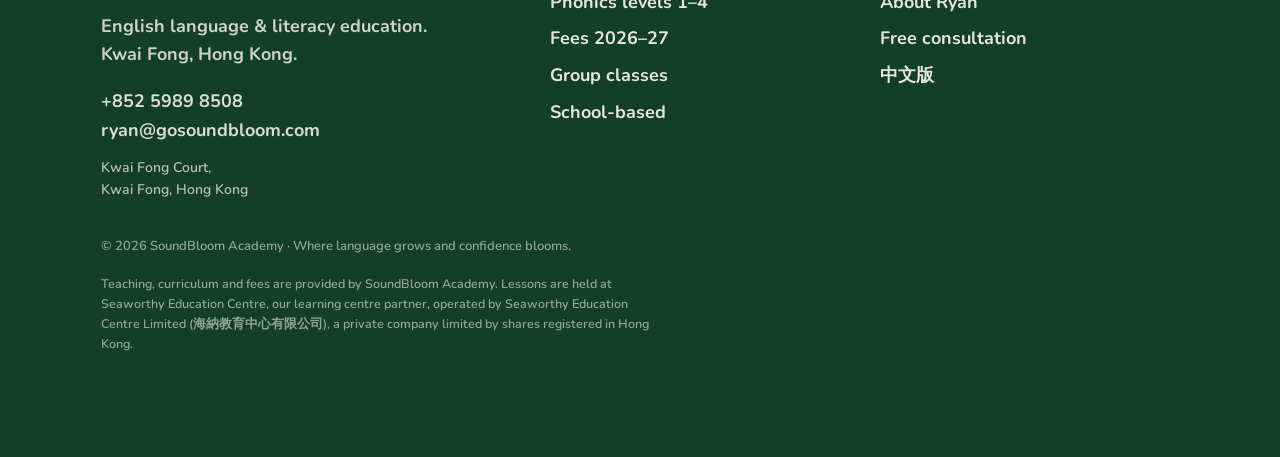
<file: en/pricing.html>
<!DOCTYPE html>
<html lang="en-HK">
<head>
<meta charset="utf-8">
<meta name="viewport" content="width=device-width, initial-scale=1">
<title>Fees 2026–27 — SoundBloom Academy</title>
<meta name="description" content="Published fees for SoundBloom Academy phonics and English tuition: Kindergarten $220, Primary $280 per lesson, private tuition $350–500. Small groups of 3–5.">
<link rel="alternate" hreflang="en-HK" href="pricing.html">
<link rel="alternate" hreflang="zh-Hant-HK" href="../zh/pricing.html">
<link rel="preconnect" href="https://fonts.googleapis.com">
<link rel="preconnect" href="https://fonts.gstatic.com" crossorigin>
<link href="https://fonts.googleapis.com/css2?family=Baloo+2:wght@600;700;800&family=Nunito:wght@400;600;700;800&display=swap" rel="stylesheet">
<link rel="stylesheet" href="../assets/style.css?v=4">
</head>
<body>

<nav class="nav">
  <div class="wrap">
    <a class="logo" href="index.html">
      <svg width="30" height="30" viewBox="0 0 32 32" aria-hidden="true">
        <path d="M16 27C16 27 6 23 6 13c0-4 3-7 7-7 2 0 3 1 3 1s1-1 3-1c4 0 7 3 7 7 0 10-10 14-10 14z" fill="#1F7A4D" stroke="#123F26" stroke-width="2.4"/>
        <path d="M16 27V12" stroke="#123F26" stroke-width="2.4" stroke-linecap="round"/>
      </svg>
      <span>Sound<b>Bloom</b></span>
    </a>
    <div class="navlinks">
      <a href="index.html#approach">Approach</a>
      <a href="index.html#programme">Programme</a>
      <a href="pricing.html">Pricing</a>
      <a href="schools.html">For Schools</a>
    </div>
    <div class="langsw" role="group" aria-label="Language">
      <a href="pricing.html" aria-current="true">EN</a>
      <a href="../zh/pricing.html" hreflang="zh-Hant-HK" lang="zh-Hant-HK">中文</a>
    </div>
    <a class="navface" href="index.html#founder" aria-label="Meet Ryan, founder">
      <img src="../assets/ryan-nav-2026.jpg" alt="Ryan Barzegar, illustrated portrait">
    </a>
    <a class="btn" href="#enquire"><span class="full">Free 15-min consult</span><span class="short">Book</span></a>
  </div>
</nav>

<header class="pagehead">
  <div class="wrap">
    <div class="crumb"><a href="index.html">Home</a> / Fees</div>
    <div class="eyebrow" style="color:var(--pink)">Fees 2026–27</div>
    <h1 style="margin-top:12px">Fees, published in full.</h1>
    <p>No enquiry needed to find out what a lesson costs. Group classes are capped at 3–5 students so every child reads aloud every lesson. All fees in HKD.</p>
  </div>
</header>

<section class="pad" style="padding-top:0" id="groups">
  <div class="wrap">
    <div class="sec-head" style="margin-bottom:18px">
      <h2 style="font-size:clamp(24px,2.6vw,34px)">Group classes</h2>
    </div>
    <div class="price-card">
      <div class="price-row head"><div>Class</div><div>Per lesson</div><div>4-lesson block</div><div></div></div>
      <div class="price-row">
        <div class="name">Kindergarten Phonics<small>45 minutes · group of 3–5</small></div>
        <div class="amt">$220<em>per lesson</em></div>
        <div class="block"><em>4 lessons</em>$880</div>
        <div><a class="btn" style="padding:10px 18px;font-size:15px" href="#enquire">Enquire</a></div>
      </div>
      <div class="price-row">
        <div class="name">Primary Phonics &amp; Reading<small>60 minutes · group of 3–5</small></div>
        <div class="amt">$280<em>per lesson</em></div>
        <div class="block"><em>4 lessons</em>$1,120</div>
        <div><a class="btn" style="padding:10px 18px;font-size:15px" href="#enquire">Enquire</a></div>
      </div>
    </div>

    <div class="sec-head" style="margin:44px 0 18px">
      <h2 style="font-size:clamp(24px,2.6vw,34px)">One-to-one</h2>
    </div>
    <div class="price-card">
      <div class="price-row head"><div>Class</div><div>Per lesson</div><div>4-lesson block</div><div></div></div>
      <div class="price-row">
        <div class="name">Private — Online<small>60 minutes</small></div>
        <div class="amt">$350<em>per lesson</em></div>
        <div class="block"><em>4 lessons</em>$1,400</div>
        <div><a class="btn" style="padding:10px 18px;font-size:15px" href="#enquire">Enquire</a></div>
      </div>
      <div class="price-row">
        <div class="name">Private — In Person<small>60 minutes · Kwai Fong</small></div>
        <div class="amt">$450<em>per lesson</em></div>
        <div class="block"><em>4 lessons</em>$1,800</div>
        <div><a class="btn" style="padding:10px 18px;font-size:15px" href="#enquire">Enquire</a></div>
      </div>
      <div class="price-row">
        <div class="name">Secondary English<small>60 minutes · one-to-one</small></div>
        <div class="amt">$500<em>per lesson</em></div>
        <div class="block"><em>4 lessons</em>$2,000</div>
        <div><a class="btn" style="padding:10px 18px;font-size:15px" href="#enquire">Enquire</a></div>
      </div>
    </div>
  </div>
</section>

<section class="pad" style="padding-top:0">
  <div class="wrap">
    <div class="duo">
      <div class="panel">
        <h3>What every lesson includes</h3>
        <ul>
          <li>Original SoundBloom materials</li>
          <li>Guided reading and spelling practice</li>
          <li>Games and spoken activities</li>
          <li>Regular progress checks</li>
          <li>Work adapted to your child's level</li>
        </ul>
      </div>
      <div class="panel">
        <h3>How billing works</h3>
        <p>Fees are invoiced in four-lesson blocks. The block price is exactly four times the per-lesson fee — it is a billing unit, not a discount.</p>
        <p style="margin-top:14px">Start with a free 15-minute parent consultation. We will recommend a level and confirm what it costs before you commit to anything.</p>
      </div>
    </div>
  </div>
</section>

<section class="pad" style="padding-top:0">
  <div class="wrap">
    <div class="sec-head" style="margin-bottom:20px">
      <div class="eyebrow" style="color:var(--green)">Questions</div>
      <h2 style="margin-top:12px;font-size:clamp(24px,2.6vw,34px)">Before you enquire</h2>
    </div>
    <div class="faq">
      <details open>
        <summary>How big are the groups?</summary>
        <div class="a">Three to five students. It is capped deliberately: in a smaller group every child reads aloud in every lesson, which is the only way pronunciation and fluency actually improve.</div>
      </details>
      <details>
        <summary>Is the 4-lesson block cheaper?</summary>
        <div class="a">No. The block is four lessons at the per-lesson rate, billed together. We would rather show you the real number than a package price that hides it.</div>
      </details>
      <details>
        <summary>Online or in person?</summary>
        <div class="a">Both. One-to-one can be online or at our Kwai Fong venue. Group classes run at the centre.</div>
      </details>
      <details>
        <summary>Do you teach secondary students?</summary>
        <div class="a">Yes. Secondary English is one-to-one, $500 per lesson, and focuses on reading, writing and the literacy gaps that hold students back in other subjects.</div>
      </details>
      <details>
        <summary>How do we start?</summary>
        <div class="a">A free 15-minute parent consultation. Tell us your child's age and what they find hard; we will say where to start and what it costs. No obligation.</div>
      </details>
      <details>
        <summary>Do you work with schools?</summary>
        <div class="a">Yes — school-based delivery, curriculum design and supply &amp; cover teaching from HK$800 per hour. See <a href="schools.html" style="color:var(--green);font-weight:800">For Schools</a>.</div>
      </details>
    </div>

    <div class="schools" style="margin-top:26px">
      <div>
        <span class="big">From HK$800 / hour</span>
        <h3>School-based programmes</h3>
        <p>Different buyer, different questions. School fees are quoted per programme, not per parent.</p>
      </div>
      <a class="btn" style="background:var(--yellow);color:var(--ink)" href="schools.html">For schools →</a>
    </div>
  </div>
</section>

<section class="consult" id="enquire">
  <div class="wrap">
    <div>
      <div class="eyebrow" style="color:#fff;opacity:.85">Free · 15 minutes</div>
      <h2 style="margin:12px 0 16px">Tell us the age,<br>we'll name the level.</h2>
      <p>One short call is usually enough to place a child correctly. This is a consultation, not a trial lesson.</p>
      <div class="micro" style="color:#fff;opacity:.9">+852 5989 8508 · ryan@gosoundbloom.com</div>
      <a class="btn" target="_blank" rel="noopener" href="https://wa.me/85259898508?text=Hello%20Ryan%2C%20I%20would%20like%20to%20ask%20about%20fees%20and%20availability%20for%202026-27." style="background:#fff;color:var(--ink);margin-top:24px">
        <svg width="21" height="21" viewBox="0 0 24 24" fill="#1F7A4D" aria-hidden="true"><path d="M12 2a10 10 0 00-8.6 15.1L2 22l5-1.3A10 10 0 1012 2zm5.3 14.1c-.2.6-1.3 1.2-1.8 1.2-.5.1-1 .1-1.6-.1-1.2-.4-3-1.6-4.2-3.4-.7-1-1.2-2.1-1-3 .1-.6.5-1.1.9-1.3.2-.1.4-.1.5-.1h.4c.2 0 .4 0 .5.4l.7 1.7c.1.2 0 .4-.1.5l-.3.4c-.1.1-.2.3-.1.5.4.8 1.6 2 2.4 2.4.2.1.4 0 .5-.1l.5-.6c.1-.2.3-.2.5-.1l1.6.8c.2.1.3.3.3.4 0 .2 0 .8-.2 1z"/></svg>
        Ask about fees
      </a>
    </div>
    <form class="form">
      <div class="field"><label for="p-name">Your name</label><input id="p-name" placeholder="Parent's name"></div>
      <div class="field"><label for="p-age">Child's age</label><input id="p-age" placeholder="e.g. 6"></div>
      <div class="field"><label for="p-int">Interested in</label>
        <select id="p-int">
          <option>Kindergarten Phonics — $220</option>
          <option>Primary Phonics &amp; Reading — $280</option>
          <option>Private — Online — $350</option>
          <option>Private — In Person — $450</option>
          <option>Secondary English — $500</option>
        </select>
      </div>
      <button class="btn dark" type="submit">Book my free consult →</button>
      <div class="note">Submitting opens WhatsApp with your details already filled in.</div>
    </form>
  </div>
</section>

<footer>
  <div class="wrap">
    <div class="fgrid">
      <div>
        <a class="logo" href="index.html" style="color:var(--cream);margin-bottom:12px"><span>Sound<b>Bloom</b></span></a>
        <p style="font-weight:700;opacity:.8;max-width:30ch">English language &amp; literacy education. Kwai Fong, Hong Kong.</p>
        <p style="font-weight:700;opacity:.85;margin:0">+852 5989 8508<br>ryan@gosoundbloom.com</p>
        <p style="font-weight:600;opacity:.7;margin:12px 0 0;font-size:14px">Kwai Fong Court,<br>Kwai Fong, Hong Kong</p>
      </div>
      <div>
        <h4>Programme</h4>
        <a href="index.html#programme">Phonics levels 1–4</a>
        <a href="pricing.html">Fees 2026–27</a>
        <a href="pricing.html#groups">Group classes</a>
        <a href="schools.html">School-based</a>
      </div>
      <div>
        <h4>Academy</h4>
        <a href="index.html#founder">About Ryan</a>
        <a href="#enquire">Free consultation</a>
        <a href="../zh/pricing.html" lang="zh-Hant-HK">中文版</a>
      </div>
    </div>
    <div class="fnote">© 2026 SoundBloom Academy · Where language grows and confidence blooms.</div>
    <p class="legal">Teaching, curriculum and fees are provided by SoundBloom Academy. Lessons are held at Seaworthy Education Centre, our learning centre partner, operated by Seaworthy Education Centre Limited (海納教育中心有限公司), a private company limited by shares registered in Hong Kong.</p>
  </div>
</footer>

<a class="wa" target="_blank" rel="noopener" href="https://wa.me/85259898508?text=Hello%20Ryan%2C%20I%20would%20like%20to%20ask%20about%20fees%20and%20availability%20for%202026-27.">
  <svg width="20" height="20" viewBox="0 0 24 24" fill="#fff"><path d="M12 2a10 10 0 00-8.6 15.1L2 22l5-1.3A10 10 0 1012 2zm5.3 14.1c-.2.6-1.3 1.2-1.8 1.2-.5.1-1 .1-1.6-.1-1.2-.4-3-1.6-4.2-3.4-.7-1-1.2-2.1-1-3 .1-.6.5-1.1.9-1.3.2-.1.4-.1.5-.1h.4c.2 0 .4 0 .5.4l.7 1.7c.1.2 0 .4-.1.5l-.3.4c-.1.1-.2.3-.1.5.4.8 1.6 2 2.4 2.4.2.1.4 0 .5-.1l.5-.6c.1-.2.3-.2.5-.1l1.6.8c.2.1.3.3.3.4 0 .2 0 .8-.2 1z"/></svg>
  WhatsApp
</a>

<script>
(function(){
  var PREFIX = "Hello Ryan, I would like to book the free 15-min parent consultation.";
  var OK = "Opening WhatsApp with your details filled in\u2026";
  var WA = 'https://wa.me/85259898508?text=';
  document.querySelectorAll('form').forEach(function(f){
    var btn = f.querySelector('button');
    f.addEventListener('submit', function(e){
      e.preventDefault();
      var lines = [];
      f.querySelectorAll('input, select, textarea').forEach(function(el){
        var lab = el.id ? f.querySelector('label[for="' + el.id + '"]') : null;
        var key = lab ? lab.textContent.trim() : el.name;
        var val = (el.value || '').trim();
        lines.push(key + ': ' + (val || '-'));
      });
      var msg = PREFIX + '\n\n' + lines.join('\n');
      window.open(WA + encodeURIComponent(msg), '_blank');
      if (btn) { var t = btn.textContent; btn.textContent = OK; setTimeout(function(){ btn.textContent = t; }, 4000); }
    });
  });
})();
</script>

<div class="sb-modal" id="sbModal" role="dialog" aria-modal="true" aria-label="Phonics Trial Class">
  <div class="box">
    <button class="x" type="button" aria-label="Close">×</button>
    <div class="cap">
      <b>28 Nov · Phonics Trial Class</b>
      <a href="../assets/SoundBloom-event-en-A4.pdf" target="_blank" rel="noopener">A4 poster</a>
    </div>
    <a href="../assets/SoundBloom-event-en-A4.pdf" target="_blank" rel="noopener">
      <img src="../assets/event-en.jpg?v=3" alt="Phonics trial class poster" width="1000" height="1414">
    </a>
  </div>
</div>
<script>
(function(){
  var m=document.getElementById('sbModal');
  if(!m) return;
  // ?event=0 可以暫時唔彈（方便睇網頁）
  if(new URLSearchParams(location.search).get('event')==='0') return;
  function open(){ m.classList.add('open'); document.body.style.overflow='hidden'; var x=m.querySelector('.x'); if(x) x.focus(); }
  function close(){ m.classList.remove('open'); document.body.style.overflow=''; }
  m.querySelector('.x').addEventListener('click', close);
  m.addEventListener('click', function(e){ if(e.target===m) close(); });
  document.addEventListener('keydown', function(e){ if(e.key==='Escape') close(); });
  setTimeout(open, 450);
})();
</script>
</body>
</html>
</file>
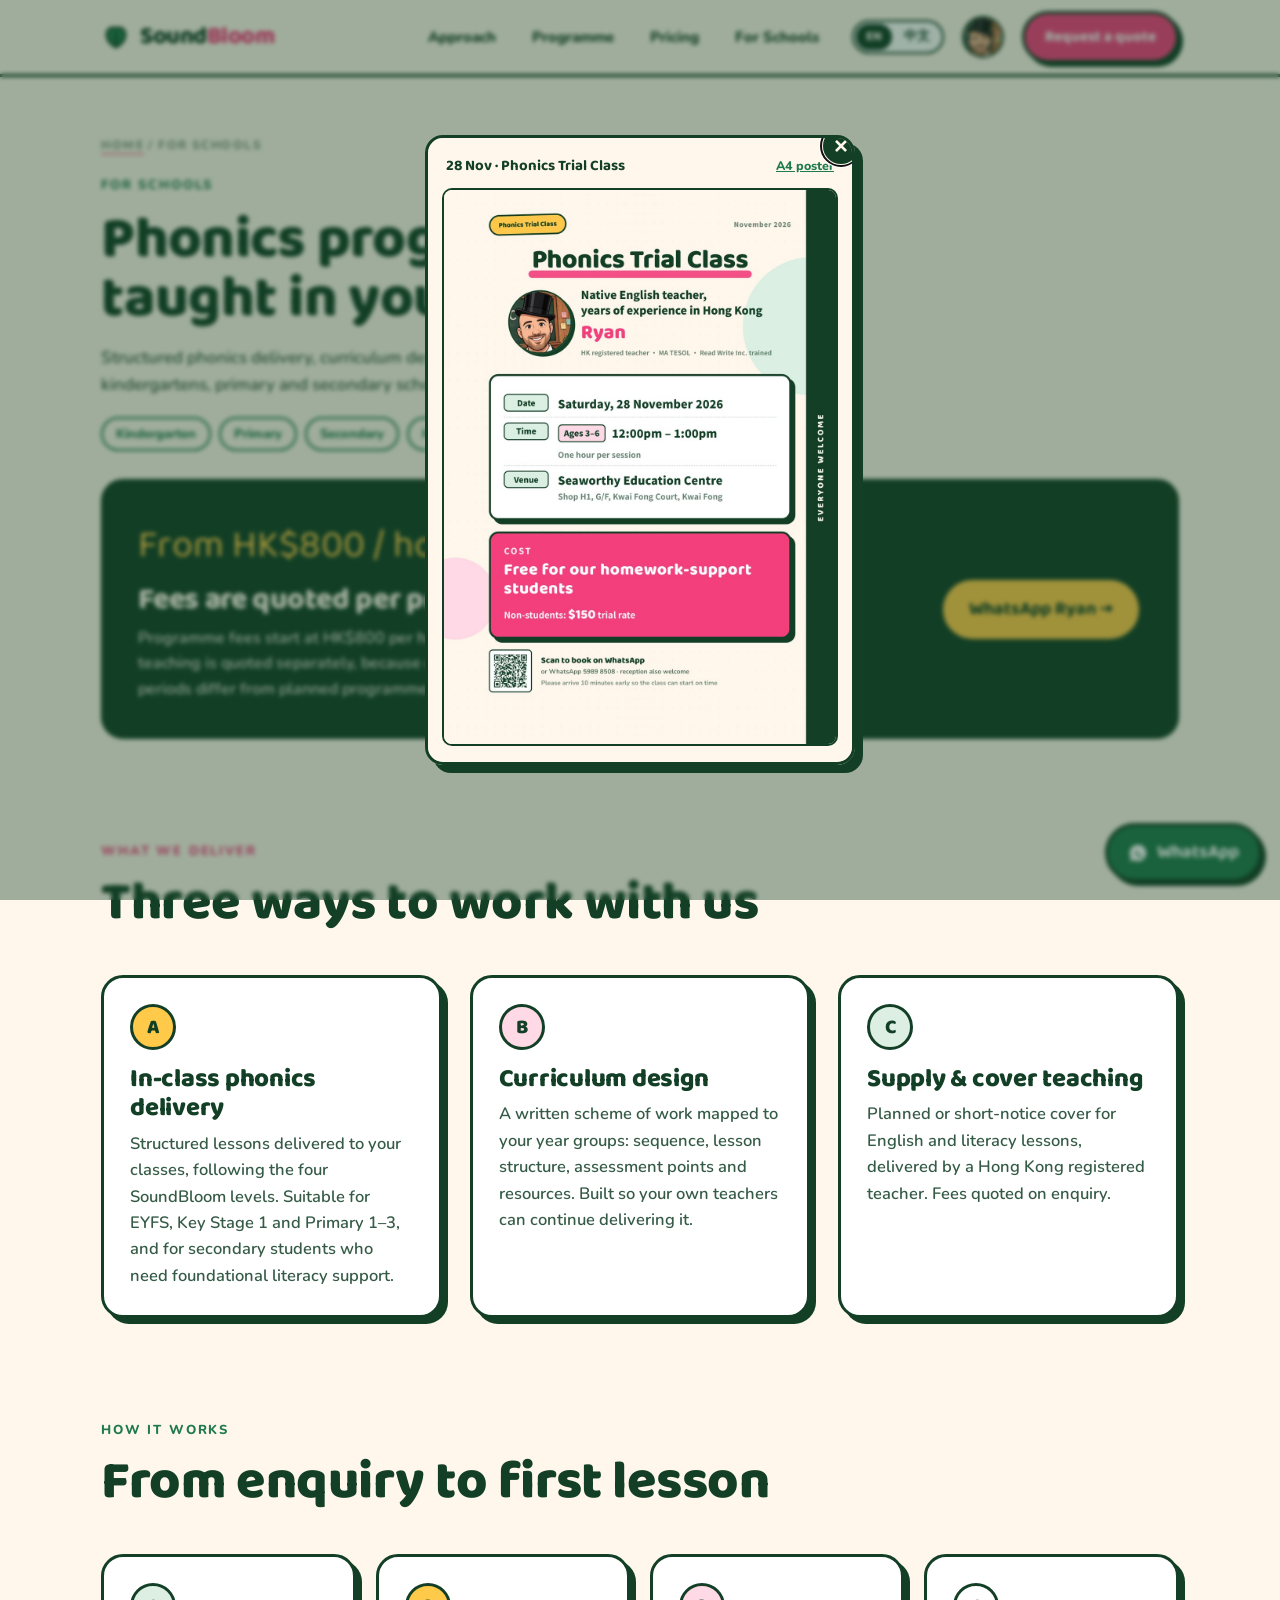
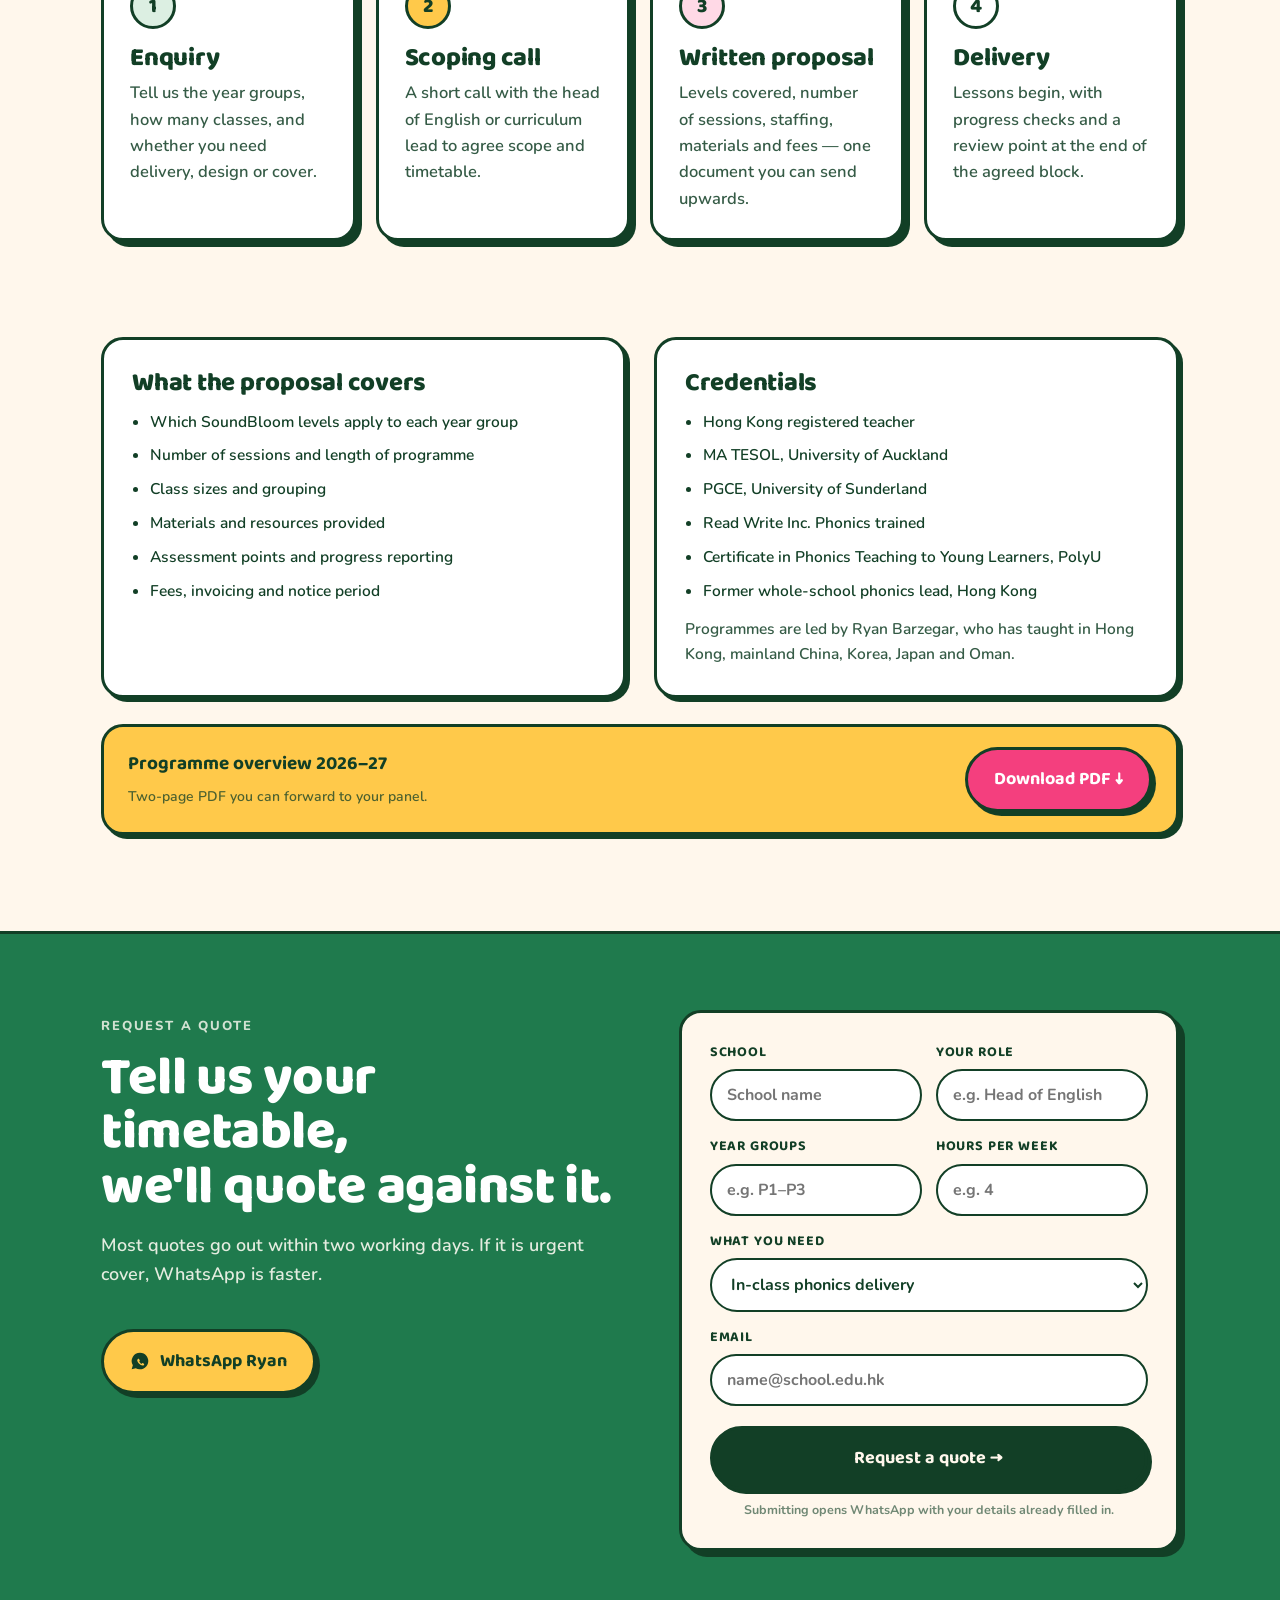
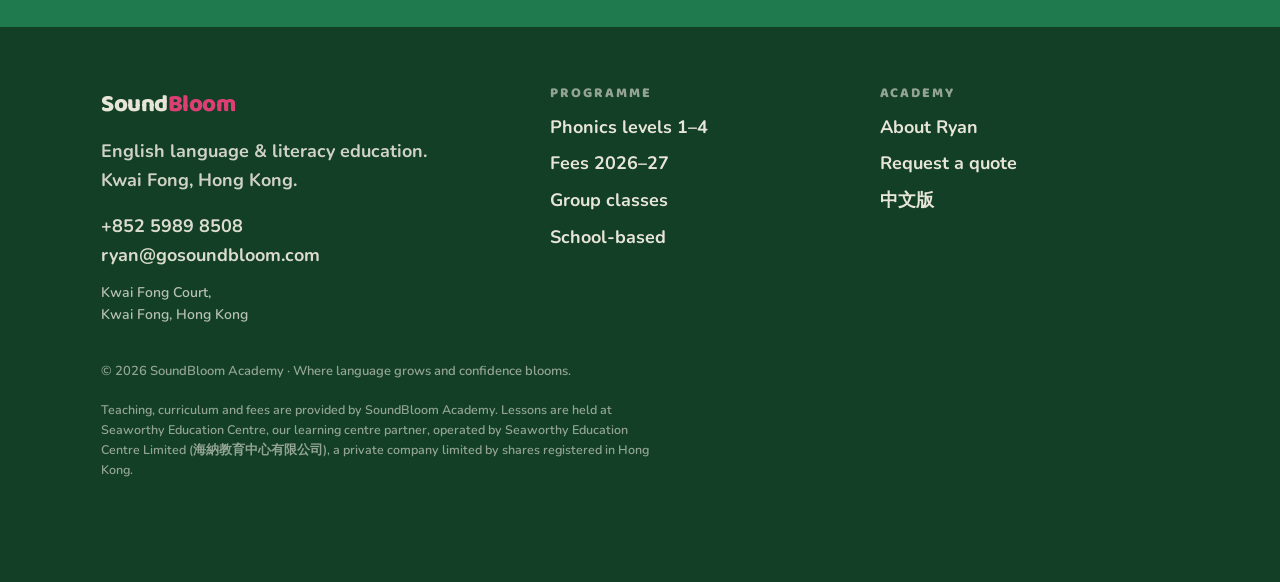
<file: en/schools.html>
<!DOCTYPE html>
<html lang="en-HK">
<head>
<meta charset="utf-8">
<meta name="viewport" content="width=device-width, initial-scale=1">
<title>For Schools — SoundBloom Academy</title>
<meta name="description" content="School-based phonics programmes in Hong Kong: in-class delivery, curriculum design, and supply &amp; cover teaching. From HK$800 per hour.">
<link rel="alternate" hreflang="en-HK" href="schools.html">
<link rel="alternate" hreflang="zh-Hant-HK" href="../zh/schools.html">
<link rel="preconnect" href="https://fonts.googleapis.com">
<link rel="preconnect" href="https://fonts.gstatic.com" crossorigin>
<link href="https://fonts.googleapis.com/css2?family=Baloo+2:wght@600;700;800&family=Nunito:wght@400;600;700;800&display=swap" rel="stylesheet">
<link rel="stylesheet" href="../assets/style.css?v=4">
</head>
<body>

<nav class="nav">
  <div class="wrap">
    <a class="logo" href="index.html">
      <svg width="30" height="30" viewBox="0 0 32 32" aria-hidden="true">
        <path d="M16 27C16 27 6 23 6 13c0-4 3-7 7-7 2 0 3 1 3 1s1-1 3-1c4 0 7 3 7 7 0 10-10 14-10 14z" fill="#1F7A4D" stroke="#123F26" stroke-width="2.4"/>
        <path d="M16 27V12" stroke="#123F26" stroke-width="2.4" stroke-linecap="round"/>
      </svg>
      <span>Sound<b>Bloom</b></span>
    </a>
    <div class="navlinks">
      <a href="index.html#approach">Approach</a>
      <a href="index.html#programme">Programme</a>
      <a href="pricing.html">Pricing</a>
      <a href="schools.html">For Schools</a>
    </div>
    <div class="langsw" role="group" aria-label="Language">
      <a href="schools.html" aria-current="true">EN</a>
      <a href="../zh/schools.html" hreflang="zh-Hant-HK" lang="zh-Hant-HK">中文</a>
    </div>
    <a class="navface" href="index.html#founder" aria-label="Meet Ryan, founder">
      <img src="../assets/ryan-nav-2026.jpg" alt="Ryan Barzegar, illustrated portrait">
    </a>
    <a class="btn" href="#quote"><span class="full">Request a quote</span><span class="short">Quote</span></a>
  </div>
</nav>

<header class="pagehead">
  <div class="wrap">
    <div class="crumb"><a href="index.html">Home</a> / For schools</div>
    <div class="eyebrow" style="color:var(--green)">For schools</div>
    <h1 style="margin-top:12px">Phonics programmes, taught in your school.</h1>
    <p>Structured phonics delivery, curriculum design and supply &amp; cover teaching for kindergartens, primary and secondary schools. From HK$800 per hour.</p>
    <div class="tagrow">
      <span style="border-color:var(--green);color:var(--green)">Kindergarten</span>
      <span style="border-color:var(--green);color:var(--green)">Primary</span>
      <span style="border-color:var(--green);color:var(--green)">Secondary</span>
      <span style="border-color:var(--green);color:var(--green)">HK registered teacher</span>
      <span style="border-color:var(--green);color:var(--green)">Read Write Inc. trained</span>
    </div>
  </div>
</header>

<section class="pad" style="padding-top:0">
  <div class="wrap">
    <div class="schools" style="margin-top:0;background:var(--ink)">
      <div>
        <span class="big">From HK$800 / hour</span>
        <h3>Fees are quoted per programme</h3>
        <p>Programme fees start at HK$800 per hour. Supply &amp; cover teaching is quoted separately, because day rates and notice periods differ from planned programme work.</p>
      </div>
      <a class="btn" target="_blank" rel="noopener" style="background:var(--yellow);color:var(--ink)" href="https://wa.me/85259898508?text=Hello%20Ryan%2C%20I%20would%20like%20to%20discuss%20a%20school-based%20phonics%20programme%20for%20our%20school.">WhatsApp Ryan →</a>
    </div>
  </div>
</section>

<section class="pad" style="padding-top:0">
  <div class="wrap">
    <div class="sec-head">
      <div class="eyebrow" style="color:var(--pink)">What we deliver</div>
      <h2 style="margin-top:12px">Three ways to work with us</h2>
    </div>
    <div class="steps">
      <div class="step">
        <div class="n">A</div>
        <h3>In-class phonics delivery</h3>
        <p>Structured lessons delivered to your classes, following the four SoundBloom levels. Suitable for EYFS, Key Stage 1 and Primary 1–3, and for secondary students who need foundational literacy support.</p>
      </div>
      <div class="step">
        <div class="n" style="background:var(--pink-soft)">B</div>
        <h3>Curriculum design</h3>
        <p>A written scheme of work mapped to your year groups: sequence, lesson structure, assessment points and resources. Built so your own teachers can continue delivering it.</p>
      </div>
      <div class="step">
        <div class="n" style="background:var(--green-soft)">C</div>
        <h3>Supply &amp; cover teaching</h3>
        <p>Planned or short-notice cover for English and literacy lessons, delivered by a Hong Kong registered teacher. Fees quoted on enquiry.</p>
      </div>
    </div>
  </div>
</section>

<section class="pad" style="padding-top:0">
  <div class="wrap">
    <div class="sec-head">
      <div class="eyebrow" style="color:var(--green)">How it works</div>
      <h2 style="margin-top:12px">From enquiry to first lesson</h2>
    </div>
    <div class="steps4">
      <div class="step"><div class="n">1</div><h3>Enquiry</h3><p>Tell us the year groups, how many classes, and whether you need delivery, design or cover.</p></div>
      <div class="step"><div class="n">2</div><h3>Scoping call</h3><p>A short call with the head of English or curriculum lead to agree scope and timetable.</p></div>
      <div class="step"><div class="n">3</div><h3>Written proposal</h3><p>Levels covered, number of sessions, staffing, materials and fees — one document you can send upwards.</p></div>
      <div class="step"><div class="n">4</div><h3>Delivery</h3><p>Lessons begin, with progress checks and a review point at the end of the agreed block.</p></div>
    </div>
  </div>
</section>

<section class="pad" style="padding-top:0">
  <div class="wrap">
    <div class="duo">
      <div class="panel">
        <h3>What the proposal covers</h3>
        <ul>
          <li>Which SoundBloom levels apply to each year group</li>
          <li>Number of sessions and length of programme</li>
          <li>Class sizes and grouping</li>
          <li>Materials and resources provided</li>
          <li>Assessment points and progress reporting</li>
          <li>Fees, invoicing and notice period</li>
        </ul>
      </div>
      <div class="panel">
        <h3>Credentials</h3>
        <ul>
          <li>Hong Kong registered teacher</li>
          <li>MA TESOL, University of Auckland</li>
          <li>PGCE, University of Sunderland</li>
          <li>Read Write Inc. Phonics trained</li>
          <li>Certificate in Phonics Teaching to Young Learners, PolyU</li>
          <li>Former whole-school phonics lead, Hong Kong</li>
        </ul>
        <p style="margin-top:14px">Programmes are led by Ryan Barzegar, who has taught in Hong Kong, mainland China, Korea, Japan and Oman.</p>
      </div>
    </div>

    <div class="dl" style="margin-top:26px">
      <div>
        <b>Programme overview 2026–27</b>
        <span>Two-page PDF you can forward to your panel.</span>
      </div>
      <a class="btn" href="../assets/soundbloom-programme-2026-27.pdf" download>Download PDF ↓</a>
    </div>
  </div>
</section>

<section class="quote" id="quote">
  <div class="wrap">
    <div>
      <div class="eyebrow" style="color:rgba(255,252,244,.8)">Request a quote</div>
      <h2 style="margin:12px 0 16px">Tell us your timetable,<br>we'll quote against it.</h2>
      <p>Most quotes go out within two working days. If it is urgent cover, WhatsApp is faster.</p>
      <a class="btn" target="_blank" rel="noopener" href="https://wa.me/85259898508?text=Hello%20Ryan%2C%20I%20would%20like%20to%20discuss%20a%20school-based%20phonics%20programme%20for%20our%20school." style="background:var(--yellow);color:var(--ink);margin-top:22px">
        <svg width="20" height="20" viewBox="0 0 24 24" fill="#123F26" aria-hidden="true"><path d="M12 2a10 10 0 00-8.6 15.1L2 22l5-1.3A10 10 0 1012 2zm5.3 14.1c-.2.6-1.3 1.2-1.8 1.2-.5.1-1 .1-1.6-.1-1.2-.4-3-1.6-4.2-3.4-.7-1-1.2-2.1-1-3 .1-.6.5-1.1.9-1.3.2-.1.4-.1.5-.1h.4c.2 0 .4 0 .5.4l.7 1.7c.1.2 0 .4-.1.5l-.3.4c-.1.1-.2.3-.1.5.4.8 1.6 2 2.4 2.4.2.1.4 0 .5-.1l.5-.6c.1-.2.3-.2.5-.1l1.6.8c.2.1.3.3.3.4 0 .2 0 .8-.2 1z"/></svg>
        WhatsApp Ryan
      </a>
    </div>
    <form class="form">
      <div class="f2">
        <div class="field"><label for="s-school">School</label><input id="s-school" placeholder="School name"></div>
        <div class="field"><label for="s-role">Your role</label><input id="s-role" placeholder="e.g. Head of English"></div>
      </div>
      <div class="f2">
        <div class="field"><label for="s-year">Year groups</label><input id="s-year" placeholder="e.g. P1–P3"></div>
        <div class="field"><label for="s-hours">Hours per week</label><input id="s-hours" placeholder="e.g. 4"></div>
      </div>
      <div class="field"><label for="s-need">What you need</label>
        <select id="s-need">
          <option>In-class phonics delivery</option>
          <option>Curriculum design</option>
          <option>Supply &amp; cover teaching</option>
          <option>Not sure yet — advise me</option>
        </select>
      </div>
      <div class="field"><label for="s-email">Email</label><input id="s-email" placeholder="name@school.edu.hk"></div>
      <button class="btn dark" type="submit">Request a quote →</button>
      <div class="note">Submitting opens WhatsApp with your details already filled in.</div>
    </form>
  </div>
</section>

<footer>
  <div class="wrap">
    <div class="fgrid">
      <div>
        <a class="logo" href="index.html" style="color:var(--cream);margin-bottom:12px"><span>Sound<b>Bloom</b></span></a>
        <p style="font-weight:700;opacity:.8;max-width:30ch">English language &amp; literacy education. Kwai Fong, Hong Kong.</p>
        <p style="font-weight:700;opacity:.85;margin:0">+852 5989 8508<br>ryan@gosoundbloom.com</p>
        <p style="font-weight:600;opacity:.7;margin:12px 0 0;font-size:14px">Kwai Fong Court,<br>Kwai Fong, Hong Kong</p>
      </div>
      <div>
        <h4>Programme</h4>
        <a href="index.html#programme">Phonics levels 1–4</a>
        <a href="pricing.html">Fees 2026–27</a>
        <a href="pricing.html#groups">Group classes</a>
        <a href="schools.html">School-based</a>
      </div>
      <div>
        <h4>Academy</h4>
        <a href="index.html#founder">About Ryan</a>
        <a href="#quote">Request a quote</a>
        <a href="../zh/schools.html" lang="zh-Hant-HK">中文版</a>
      </div>
    </div>
    <div class="fnote">© 2026 SoundBloom Academy · Where language grows and confidence blooms.</div>
    <p class="legal">Teaching, curriculum and fees are provided by SoundBloom Academy. Lessons are held at Seaworthy Education Centre, our learning centre partner, operated by Seaworthy Education Centre Limited (海納教育中心有限公司), a private company limited by shares registered in Hong Kong.</p>
  </div>
</footer>

<a class="wa" target="_blank" rel="noopener" href="https://wa.me/85259898508?text=Hello%20Ryan%2C%20I%20would%20like%20to%20discuss%20a%20school-based%20phonics%20programme%20for%20our%20school.">
  <svg width="20" height="20" viewBox="0 0 24 24" fill="#fff"><path d="M12 2a10 10 0 00-8.6 15.1L2 22l5-1.3A10 10 0 1012 2zm5.3 14.1c-.2.6-1.3 1.2-1.8 1.2-.5.1-1 .1-1.6-.1-1.2-.4-3-1.6-4.2-3.4-.7-1-1.2-2.1-1-3 .1-.6.5-1.1.9-1.3.2-.1.4-.1.5-.1h.4c.2 0 .4 0 .5.4l.7 1.7c.1.2 0 .4-.1.5l-.3.4c-.1.1-.2.3-.1.5.4.8 1.6 2 2.4 2.4.2.1.4 0 .5-.1l.5-.6c.1-.2.3-.2.5-.1l1.6.8c.2.1.3.3.3.4 0 .2 0 .8-.2 1z"/></svg>
  WhatsApp
</a>

<script>
(function(){
  var PREFIX = "Hello Ryan, I would like to request a quote for a school-based programme.";
  var OK = "Opening WhatsApp with your details filled in\u2026";
  var WA = 'https://wa.me/85259898508?text=';
  document.querySelectorAll('form').forEach(function(f){
    var btn = f.querySelector('button');
    f.addEventListener('submit', function(e){
      e.preventDefault();
      var lines = [];
      f.querySelectorAll('input, select, textarea').forEach(function(el){
        var lab = el.id ? f.querySelector('label[for="' + el.id + '"]') : null;
        var key = lab ? lab.textContent.trim() : el.name;
        var val = (el.value || '').trim();
        lines.push(key + ': ' + (val || '-'));
      });
      var msg = PREFIX + '\n\n' + lines.join('\n');
      window.open(WA + encodeURIComponent(msg), '_blank');
      if (btn) { var t = btn.textContent; btn.textContent = OK; setTimeout(function(){ btn.textContent = t; }, 4000); }
    });
  });
})();
</script>

<div class="sb-modal" id="sbModal" role="dialog" aria-modal="true" aria-label="Phonics Trial Class">
  <div class="box">
    <button class="x" type="button" aria-label="Close">×</button>
    <div class="cap">
      <b>28 Nov · Phonics Trial Class</b>
      <a href="../assets/SoundBloom-event-en-A4.pdf" target="_blank" rel="noopener">A4 poster</a>
    </div>
    <a href="../assets/SoundBloom-event-en-A4.pdf" target="_blank" rel="noopener">
      <img src="../assets/event-en.jpg?v=3" alt="Phonics trial class poster" width="1000" height="1414">
    </a>
  </div>
</div>
<script>
(function(){
  var m=document.getElementById('sbModal');
  if(!m) return;
  // ?event=0 可以暫時唔彈（方便睇網頁）
  if(new URLSearchParams(location.search).get('event')==='0') return;
  function open(){ m.classList.add('open'); document.body.style.overflow='hidden'; var x=m.querySelector('.x'); if(x) x.focus(); }
  function close(){ m.classList.remove('open'); document.body.style.overflow=''; }
  m.querySelector('.x').addEventListener('click', close);
  m.addEventListener('click', function(e){ if(e.target===m) close(); });
  document.addEventListener('keydown', function(e){ if(e.key==='Escape') close(); });
  setTimeout(open, 450);
})();
</script>
</body>
</html>
</file>
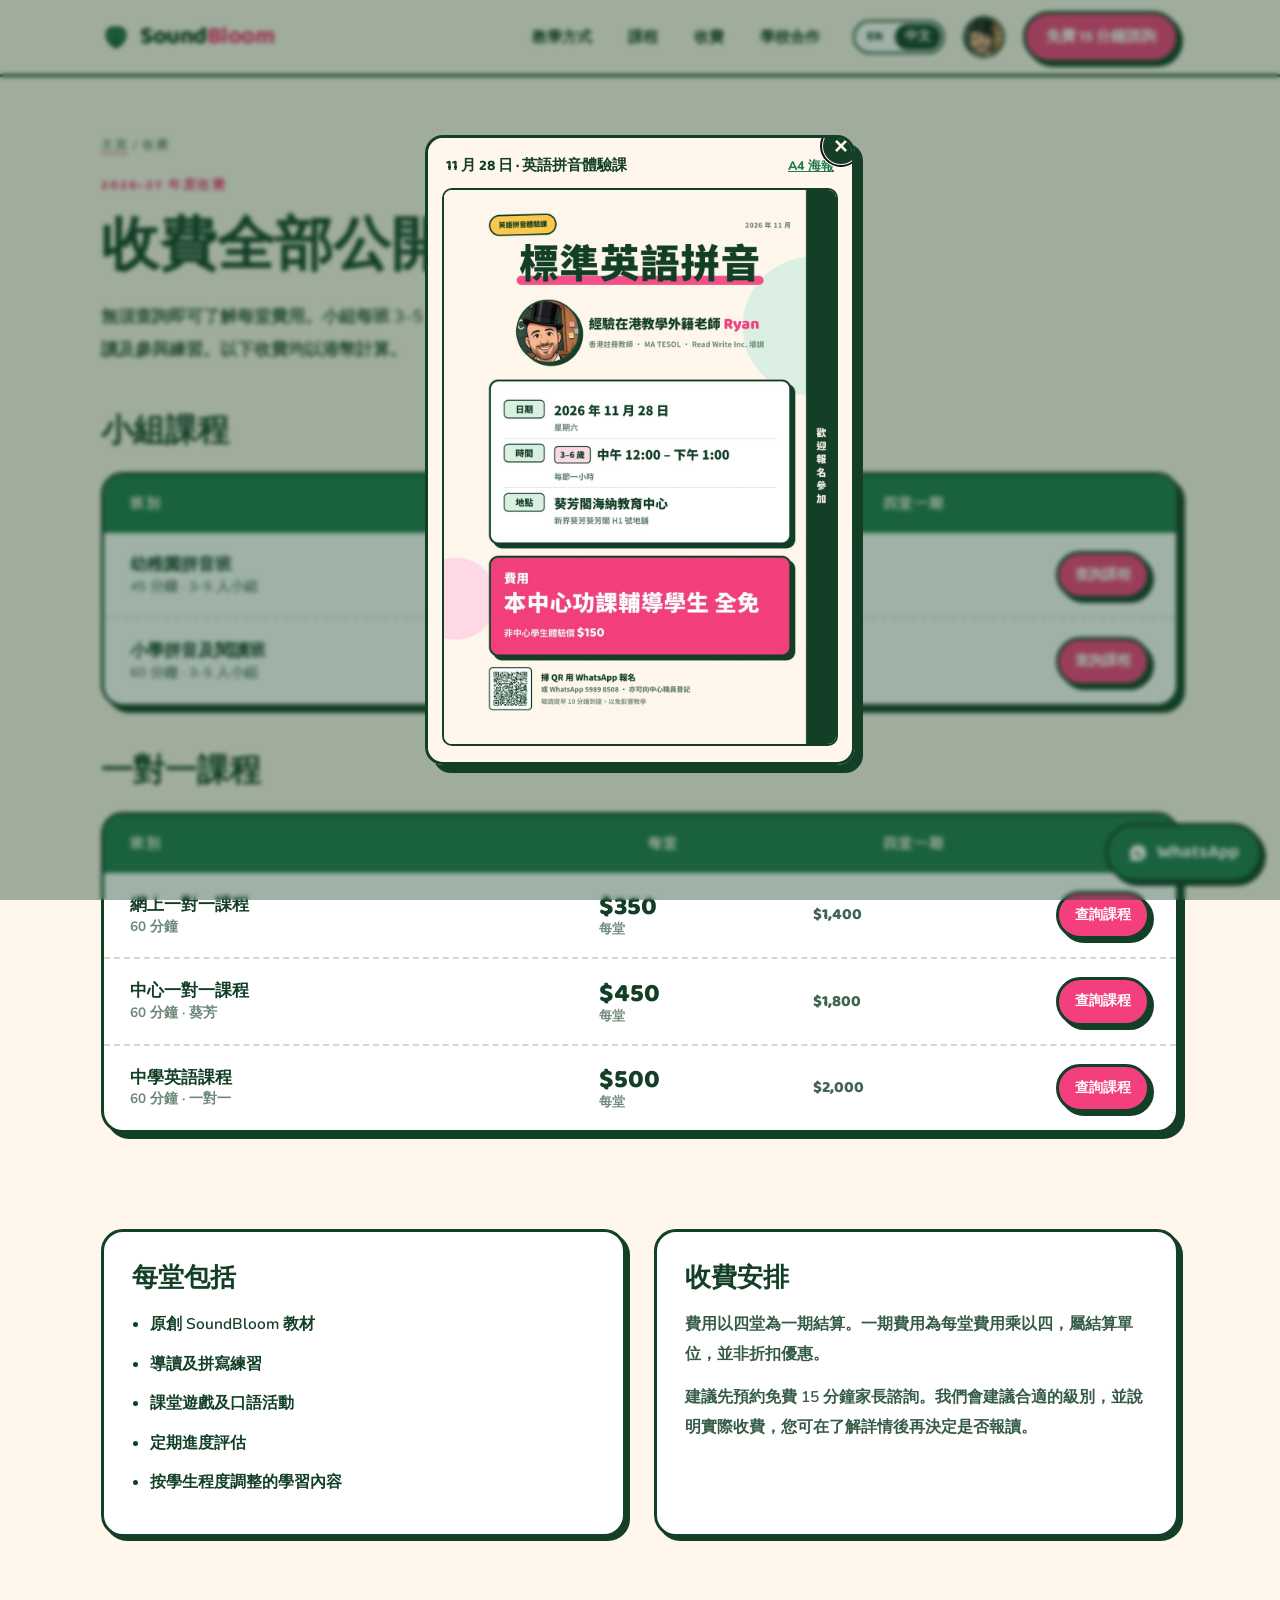
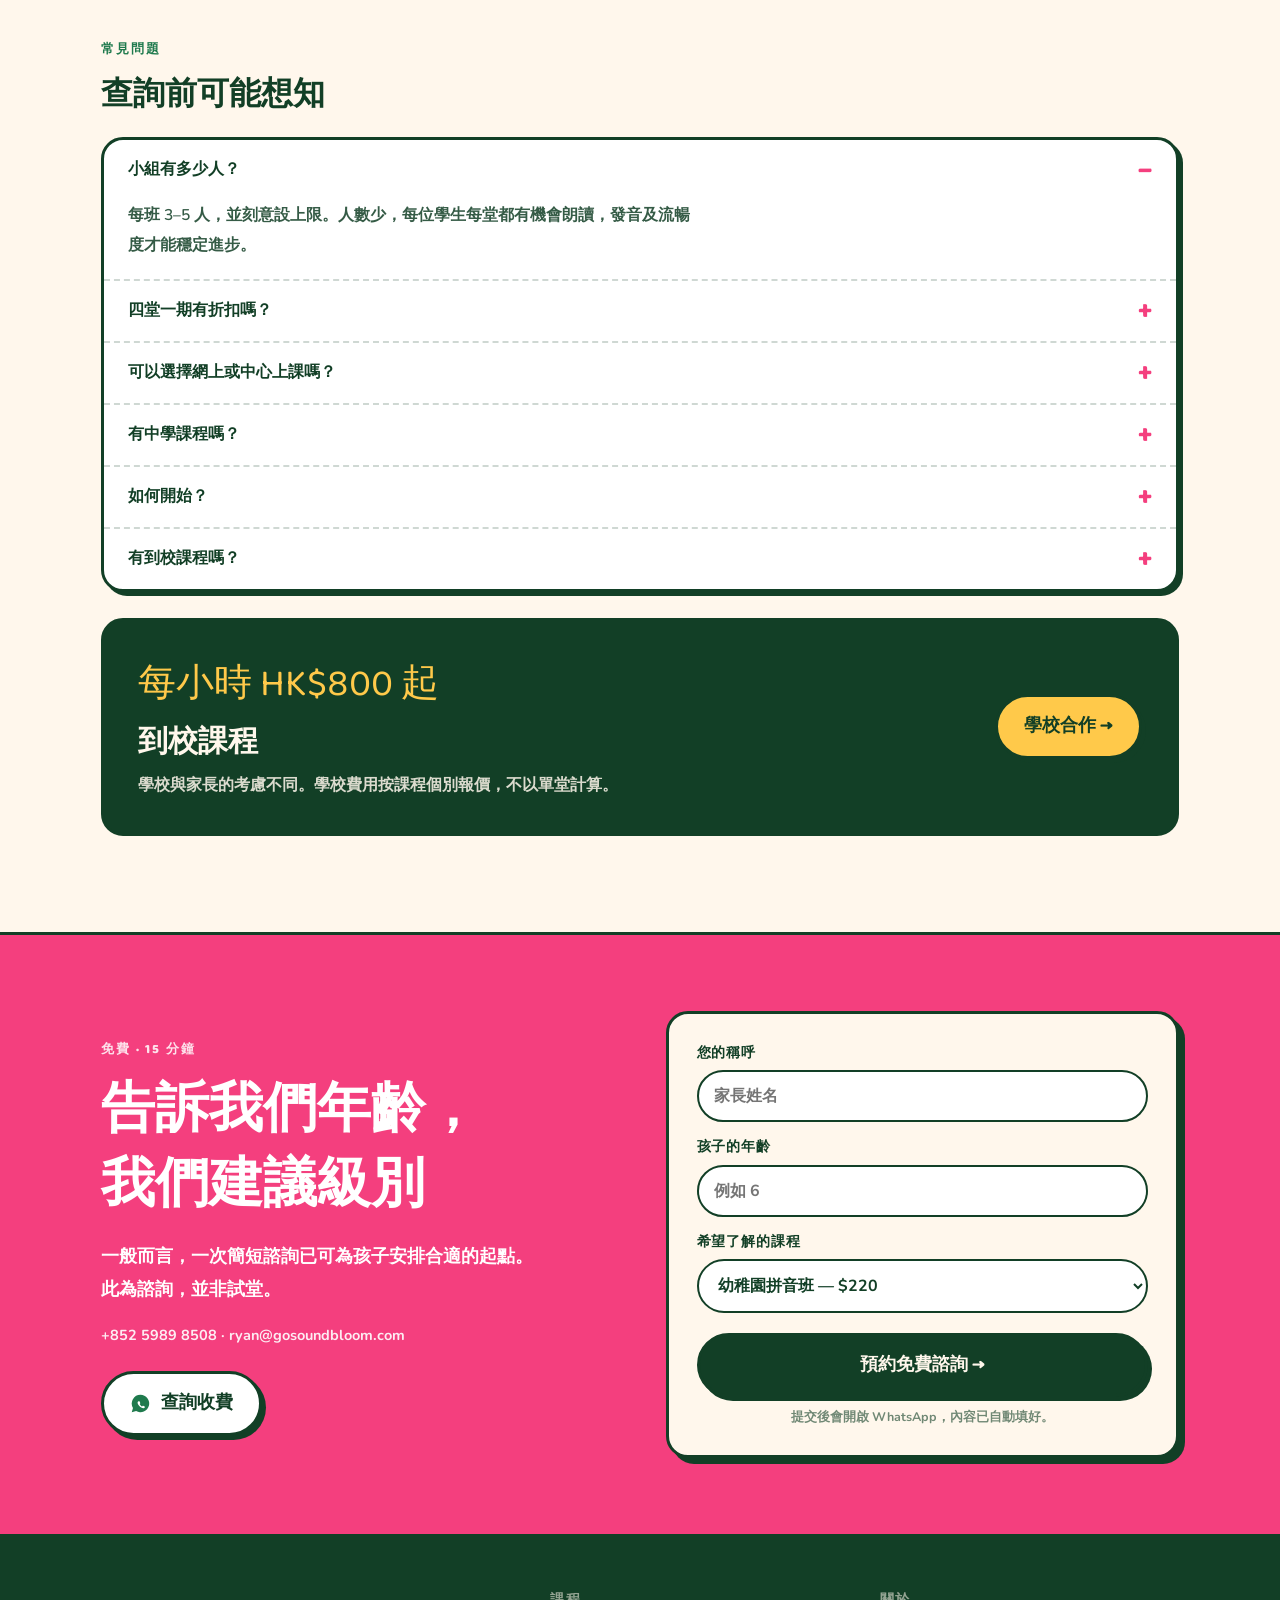
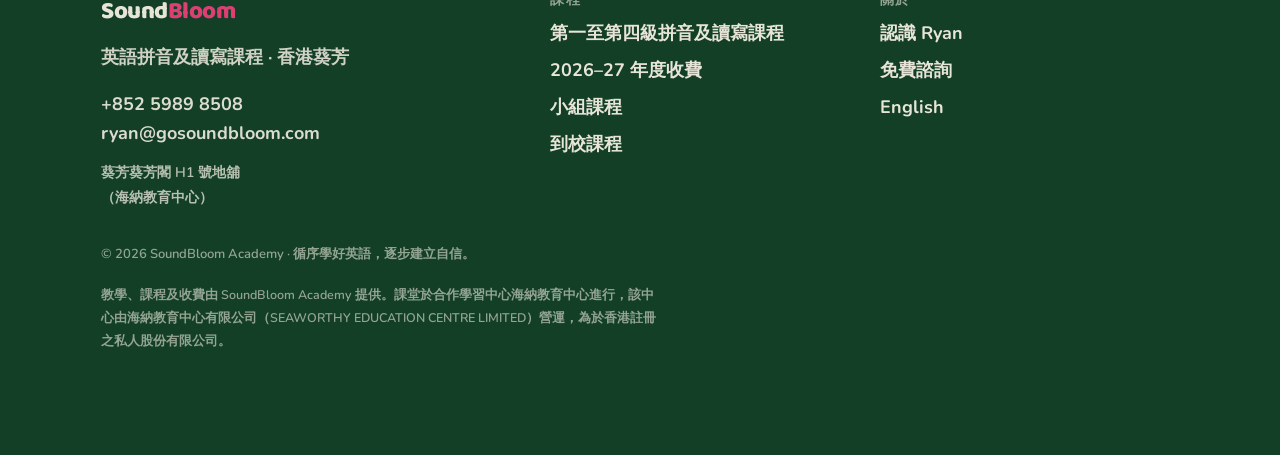
<file: zh/pricing.html>
<!DOCTYPE html>
<html lang="zh-Hant-HK">
<head>
<meta charset="utf-8">
<meta name="viewport" content="width=device-width, initial-scale=1">
<title>2026–27 年度收費｜SoundBloom Academy</title>
<meta name="description" content="SoundBloom Academy 英語拼音及讀寫課程收費：幼稚園每堂 $220、小學每堂 $280，一對一課程 $350–500。小組每班 3–5 人。">
<link rel="alternate" hreflang="en-HK" href="../en/pricing.html">
<link rel="alternate" hreflang="zh-Hant-HK" href="pricing.html">
<link rel="preconnect" href="https://fonts.googleapis.com">
<link rel="preconnect" href="https://fonts.gstatic.com" crossorigin>
<link href="https://fonts.googleapis.com/css2?family=Baloo+2:wght@600;700;800&family=Nunito:wght@400;600;700;800&display=swap" rel="stylesheet">
<link rel="stylesheet" href="../assets/style.css?v=4">
<style>
  body{font-family:'Nunito','PingFang HK','Noto Sans HK','Microsoft JhengHei',sans-serif}
  h1,h2,h3,h4,.display,.logo,.btn,.eyebrow,.tag,.amt,.block,.price-row .name,.step .n,.loc .box h4,.creds span,.sticker,.langsw a,.faq summary{
    font-family:'Baloo 2','PingFang HK','Noto Sans HK','Microsoft JhengHei',sans-serif;
  }
  h1{line-height:1.3;letter-spacing:0}
  h2{line-height:1.4;letter-spacing:0}
  h3{line-height:1.45;letter-spacing:0}
  .pagehead p,.panel p,.panel li,.faq .a,.consult p{line-height:1.9}
  .panel li{margin-bottom:10px}
  .step p{line-height:1.85}
  .price-row .name{font-size:17px;line-height:1.4}
  .legal{letter-spacing:0;line-height:1.85}
  .nb{white-space:nowrap}
  .faq summary{font-size:16px;line-height:1.5}
</style>
</head>
<body>

<nav class="nav">
  <div class="wrap">
    <a class="logo" href="index.html">
      <svg width="30" height="30" viewBox="0 0 32 32" aria-hidden="true">
        <path d="M16 27C16 27 6 23 6 13c0-4 3-7 7-7 2 0 3 1 3 1s1-1 3-1c4 0 7 3 7 7 0 10-10 14-10 14z" fill="#1F7A4D" stroke="#123F26" stroke-width="2.4"/>
        <path d="M16 27V12" stroke="#123F26" stroke-width="2.4" stroke-linecap="round"/>
      </svg>
      <span>Sound<b>Bloom</b></span>
    </a>
    <div class="navlinks">
      <a href="index.html#approach">教學方式</a>
      <a href="index.html#programme">課程</a>
      <a href="pricing.html">收費</a>
      <a href="schools.html">學校合作</a>
    </div>
    <div class="langsw" role="group" aria-label="語言">
      <a href="../en/pricing.html" hreflang="en-HK" lang="en-HK">EN</a>
      <a href="pricing.html" aria-current="true">中文</a>
    </div>
    <a class="navface" href="index.html#founder" aria-label="認識創辦人 Ryan">
      <img src="../assets/ryan-nav-2026.jpg" alt="Ryan Barzegar 卡通肖像">
    </a>
    <a class="btn" href="#enquire"><span class="full">免費 15 分鐘諮詢</span><span class="short">免費諮詢</span></a>
  </div>
</nav>

<header class="pagehead">
  <div class="wrap">
    <div class="crumb"><a href="index.html">主頁</a> / 收費</div>
    <div class="eyebrow" style="color:var(--pink)">2026–27 年度收費</div>
    <h1 style="margin-top:12px">收費全部公開</h1>
    <p>無須查詢即可了解每堂費用。小組每班 3–5 人，確保每位學生在課堂上都有機會朗讀及參與練習。以下收費均以港幣計算。</p>
  </div>
</header>

<section class="pad" style="padding-top:0" id="groups">
  <div class="wrap">
    <h2 style="font-size:clamp(22px,2.6vw,32px);margin-bottom:16px">小組課程</h2>
    <div class="price-card">
      <div class="price-row head"><div>班別</div><div>每堂</div><div>四堂一期</div><div></div></div>
      <div class="price-row">
        <div class="name">幼稚園拼音班<small>45 分鐘 · 3–5 人小組</small></div>
        <div class="amt">$220<em>每堂</em></div>
        <div class="block"><em>四堂一期</em>$880</div>
        <div><a class="btn" style="padding:10px 16px;font-size:14px" href="#enquire">查詢課程</a></div>
      </div>
      <div class="price-row">
        <div class="name">小學拼音及閱讀班<small>60 分鐘 · 3–5 人小組</small></div>
        <div class="amt">$280<em>每堂</em></div>
        <div class="block"><em>四堂一期</em>$1,120</div>
        <div><a class="btn" style="padding:10px 16px;font-size:14px" href="#enquire">查詢課程</a></div>
      </div>
    </div>

    <h2 style="font-size:clamp(22px,2.6vw,32px);margin:44px 0 16px">一對一課程</h2>
    <div class="price-card">
      <div class="price-row head"><div>班別</div><div>每堂</div><div>四堂一期</div><div></div></div>
      <div class="price-row">
        <div class="name">網上一對一課程<small>60 分鐘</small></div>
        <div class="amt">$350<em>每堂</em></div>
        <div class="block"><em>四堂一期</em>$1,400</div>
        <div><a class="btn" style="padding:10px 16px;font-size:14px" href="#enquire">查詢課程</a></div>
      </div>
      <div class="price-row">
        <div class="name">中心一對一課程<small>60 分鐘 · 葵芳</small></div>
        <div class="amt">$450<em>每堂</em></div>
        <div class="block"><em>四堂一期</em>$1,800</div>
        <div><a class="btn" style="padding:10px 16px;font-size:14px" href="#enquire">查詢課程</a></div>
      </div>
      <div class="price-row">
        <div class="name">中學英語課程<small>60 分鐘 · 一對一</small></div>
        <div class="amt">$500<em>每堂</em></div>
        <div class="block"><em>四堂一期</em>$2,000</div>
        <div><a class="btn" style="padding:10px 16px;font-size:14px" href="#enquire">查詢課程</a></div>
      </div>
    </div>
  </div>
</section>

<section class="pad" style="padding-top:0">
  <div class="wrap">
    <div class="duo">
      <div class="panel">
        <h3>每堂包括</h3>
        <ul>
          <li>原創 SoundBloom 教材</li>
          <li>導讀及拼寫練習</li>
          <li>課堂遊戲及口語活動</li>
          <li>定期進度評估</li>
          <li>按學生程度調整的學習內容</li>
        </ul>
      </div>
      <div class="panel">
        <h3>收費安排</h3>
        <p>費用以四堂為一期結算。一期費用為每堂費用乘以四，屬結算單位，並非折扣優惠。</p>
        <p style="margin-top:14px">建議先預約免費 15 分鐘家長諮詢。我們會建議合適的級別，並說明實際收費，您可在了解詳情後再決定是否報讀。</p>
      </div>
    </div>
  </div>
</section>

<section class="pad" style="padding-top:0">
  <div class="wrap">
    <div class="sec-head" style="margin-bottom:18px">
      <div class="eyebrow" style="color:var(--green)">常見問題</div>
      <h2 style="margin-top:12px;font-size:clamp(22px,2.6vw,32px)">查詢前可能想知</h2>
    </div>
    <div class="faq">
      <details open>
        <summary>小組有多少人？</summary>
        <div class="a">每班 3–5 人，並刻意設上限。人數少，每位學生每堂都有機會朗讀，發音及流暢度才能穩定進步。</div>
      </details>
      <details>
        <summary>四堂一期有折扣嗎？</summary>
        <div class="a">沒有。一期為四堂，按每堂費用計算，一次結算。我們選擇直接顯示實際金額，而非以套票價格隱藏單價。</div>
      </details>
      <details>
        <summary>可以選擇網上或中心上課嗎？</summary>
        <div class="a">兩者皆可。一對一課程可於網上或葵芳中心進行；小組課程於中心上課。</div>
      </details>
      <details>
        <summary>有中學課程嗎？</summary>
        <div class="a">有。中學英語為一對一課程，每堂 $500，重點在閱讀、寫作，以及影響其他科目學習的語文基礎。</div>
      </details>
      <details>
        <summary>如何開始？</summary>
        <div class="a">先預約免費 15 分鐘家長諮詢。告訴我們孩子的年齡及學習上的困難，我們會建議起點並說明收費，無須即時決定。</div>
      </details>
      <details>
        <summary>有到校課程嗎？</summary>
        <div class="a">有。到校授課、課程設計及代課支援，每小時 HK$800 起。詳情請參閱<a href="schools.html" style="color:var(--green);font-weight:800">學校合作</a>。</div>
      </details>
    </div>

    <div class="schools" style="margin-top:26px">
      <div>
        <span class="big">每小時 HK$800 起</span>
        <h3>到校課程</h3>
        <p>學校與家長的考慮不同。學校費用按課程個別報價，不以單堂計算。</p>
      </div>
      <a class="btn" style="background:var(--yellow);color:var(--ink)" href="schools.html">學校合作 →</a>
    </div>
  </div>
</section>

<section class="consult" id="enquire">
  <div class="wrap">
    <div>
      <div class="eyebrow" style="color:#fff;opacity:.85">免費 · 15 分鐘</div>
      <h2 style="margin:12px 0 16px">告訴我們年齡，<br>我們建議級別</h2>
      <p>一般而言，一次簡短諮詢已可為孩子安排合適的起點。此為諮詢，並非試堂。</p>
      <div class="micro" style="color:#fff;opacity:.9">+852 5989 8508 · ryan@gosoundbloom.com</div>
      <a class="btn" target="_blank" rel="noopener" href="https://wa.me/85259898508?text=Ryan%EF%BC%8C%E4%BD%A0%E5%A5%BD%EF%BC%81%E6%88%91%E6%83%B3%E6%9F%A5%E8%A9%A2%202026%E2%80%9327%20%E5%B9%B4%E5%BA%A6%E7%9A%84%E8%AA%B2%E7%A8%8B%E6%94%B6%E8%B2%BB%E5%8F%8A%E5%AD%B8%E4%BD%8D%E5%AE%89%E6%8E%92%E3%80%82" style="background:#fff;color:var(--ink);margin-top:24px">
        <svg width="21" height="21" viewBox="0 0 24 24" fill="#1F7A4D" aria-hidden="true"><path d="M12 2a10 10 0 00-8.6 15.1L2 22l5-1.3A10 10 0 1012 2zm5.3 14.1c-.2.6-1.3 1.2-1.8 1.2-.5.1-1 .1-1.6-.1-1.2-.4-3-1.6-4.2-3.4-.7-1-1.2-2.1-1-3 .1-.6.5-1.1.9-1.3.2-.1.4-.1.5-.1h.4c.2 0 .4 0 .5.4l.7 1.7c.1.2 0 .4-.1.5l-.3.4c-.1.1-.2.3-.1.5.4.8 1.6 2 2.4 2.4.2.1.4 0 .5-.1l.5-.6c.1-.2.3-.2.5-.1l1.6.8c.2.1.3.3.3.4 0 .2 0 .8-.2 1z"/></svg>
        查詢收費
      </a>
    </div>
    <form class="form">
      <div class="field"><label for="zp-name">您的稱呼</label><input id="zp-name" placeholder="家長姓名"></div>
      <div class="field"><label for="zp-age">孩子的年齡</label><input id="zp-age" placeholder="例如 6"></div>
      <div class="field"><label for="zp-int">希望了解的課程</label>
        <select id="zp-int">
          <option>幼稚園拼音班 — $220</option>
          <option>小學拼音及閱讀班 — $280</option>
          <option>網上一對一課程 — $350</option>
          <option>中心一對一課程 — $450</option>
          <option>中學英語課程 — $500</option>
        </select>
      </div>
      <button class="btn dark" type="submit">預約免費諮詢 →</button>
      <div class="note">提交後會開啟 WhatsApp，內容已自動填好。</div>
    </form>
  </div>
</section>

<footer>
  <div class="wrap">
    <div class="fgrid">
      <div>
        <a class="logo" href="index.html" style="color:var(--cream);margin-bottom:12px"><span>Sound<b>Bloom</b></span></a>
        <p style="font-weight:700;opacity:.8;max-width:32ch">英語拼音及讀寫課程 · 香港葵芳</p>
        <p style="font-weight:700;opacity:.85;margin:0">+852 5989 8508<br>ryan@gosoundbloom.com</p>
        <p style="font-weight:600;opacity:.7;margin:12px 0 0;font-size:14px;line-height:1.8">葵芳葵芳閣 H1 號地舖<br>（海納教育中心）</p>
      </div>
      <div>
        <h4>課程</h4>
        <a href="index.html#programme">第一至第四級拼音及讀寫課程</a>
        <a href="pricing.html">2026–27 年度收費</a>
        <a href="pricing.html#groups">小組課程</a>
        <a href="schools.html">到校課程</a>
      </div>
      <div>
        <h4>關於</h4>
        <a href="index.html#founder">認識 Ryan</a>
        <a href="#enquire">免費諮詢</a>
        <a href="../en/pricing.html" lang="en-HK">English</a>
      </div>
    </div>
    <div class="fnote">© 2026 SoundBloom Academy · 循序學好英語，逐步建立自信。</div>
    <p class="legal">教學、課程及收費由 SoundBloom Academy 提供。課堂於合作學習中心海納教育中心進行，該中心由<span class="nb">海納教育中心有限公司</span>（SEAWORTHY EDUCATION CENTRE LIMITED）營運，為於香港註冊之<span class="nb">私人股份有限公司</span>。</p>
  </div>
</footer>

<a class="wa" target="_blank" rel="noopener" href="https://wa.me/85259898508?text=Ryan%EF%BC%8C%E4%BD%A0%E5%A5%BD%EF%BC%81%E6%88%91%E6%83%B3%E6%9F%A5%E8%A9%A2%202026%E2%80%9327%20%E5%B9%B4%E5%BA%A6%E7%9A%84%E8%AA%B2%E7%A8%8B%E6%94%B6%E8%B2%BB%E5%8F%8A%E5%AD%B8%E4%BD%8D%E5%AE%89%E6%8E%92%E3%80%82">
  <svg width="20" height="20" viewBox="0 0 24 24" fill="#fff"><path d="M12 2a10 10 0 00-8.6 15.1L2 22l5-1.3A10 10 0 1012 2zm5.3 14.1c-.2.6-1.3 1.2-1.8 1.2-.5.1-1 .1-1.6-.1-1.2-.4-3-1.6-4.2-3.4-.7-1-1.2-2.1-1-3 .1-.6.5-1.1.9-1.3.2-.1.4-.1.5-.1h.4c.2 0 .4 0 .5.4l.7 1.7c.1.2 0 .4-.1.5l-.3.4c-.1.1-.2.3-.1.5.4.8 1.6 2 2.4 2.4.2.1.4 0 .5-.1l.5-.6c.1-.2.3-.2.5-.1l1.6.8c.2.1.3.3.3.4 0 .2 0 .8-.2 1z"/></svg>
  WhatsApp
</a>

<script>
(function(){
  var PREFIX = "你好 Ryan，我想預約免費 15 分鐘家長諮詢。";
  var OK = "\u6b63\u5728\u958b\u555f WhatsApp\uff0c\u5167\u5bb9\u5df2\u586b\u597d\u2026";
  var WA = 'https://wa.me/85259898508?text=';
  document.querySelectorAll('form').forEach(function(f){
    var btn = f.querySelector('button');
    f.addEventListener('submit', function(e){
      e.preventDefault();
      var lines = [];
      f.querySelectorAll('input, select, textarea').forEach(function(el){
        var lab = el.id ? f.querySelector('label[for="' + el.id + '"]') : null;
        var key = lab ? lab.textContent.trim() : el.name;
        var val = (el.value || '').trim();
        lines.push(key + ': ' + (val || '-'));
      });
      var msg = PREFIX + '\n\n' + lines.join('\n');
      window.open(WA + encodeURIComponent(msg), '_blank');
      if (btn) { var t = btn.textContent; btn.textContent = OK; setTimeout(function(){ btn.textContent = t; }, 4000); }
    });
  });
})();
</script>

<div class="sb-modal" id="sbModal" role="dialog" aria-modal="true" aria-label="英語拼音體驗課">
  <div class="box">
    <button class="x" type="button" aria-label="關閉">×</button>
    <div class="cap">
      <b>11 月 28 日 · 英語拼音體驗課</b>
      <a href="../assets/SoundBloom-event-zh-A4.pdf" target="_blank" rel="noopener">A4 海報</a>
    </div>
    <a href="../assets/SoundBloom-event-zh-A4.pdf" target="_blank" rel="noopener">
      <img src="../assets/event-zh.jpg?v=3" alt="英語拼音體驗課海報" width="1000" height="1414">
    </a>
  </div>
</div>
<script>
(function(){
  var m=document.getElementById('sbModal');
  if(!m) return;
  // ?event=0 可以暫時唔彈（方便睇網頁）
  if(new URLSearchParams(location.search).get('event')==='0') return;
  function open(){ m.classList.add('open'); document.body.style.overflow='hidden'; var x=m.querySelector('.x'); if(x) x.focus(); }
  function close(){ m.classList.remove('open'); document.body.style.overflow=''; }
  m.querySelector('.x').addEventListener('click', close);
  m.addEventListener('click', function(e){ if(e.target===m) close(); });
  document.addEventListener('keydown', function(e){ if(e.key==='Escape') close(); });
  setTimeout(open, 450);
})();
</script>
</body>
</html>
</file>
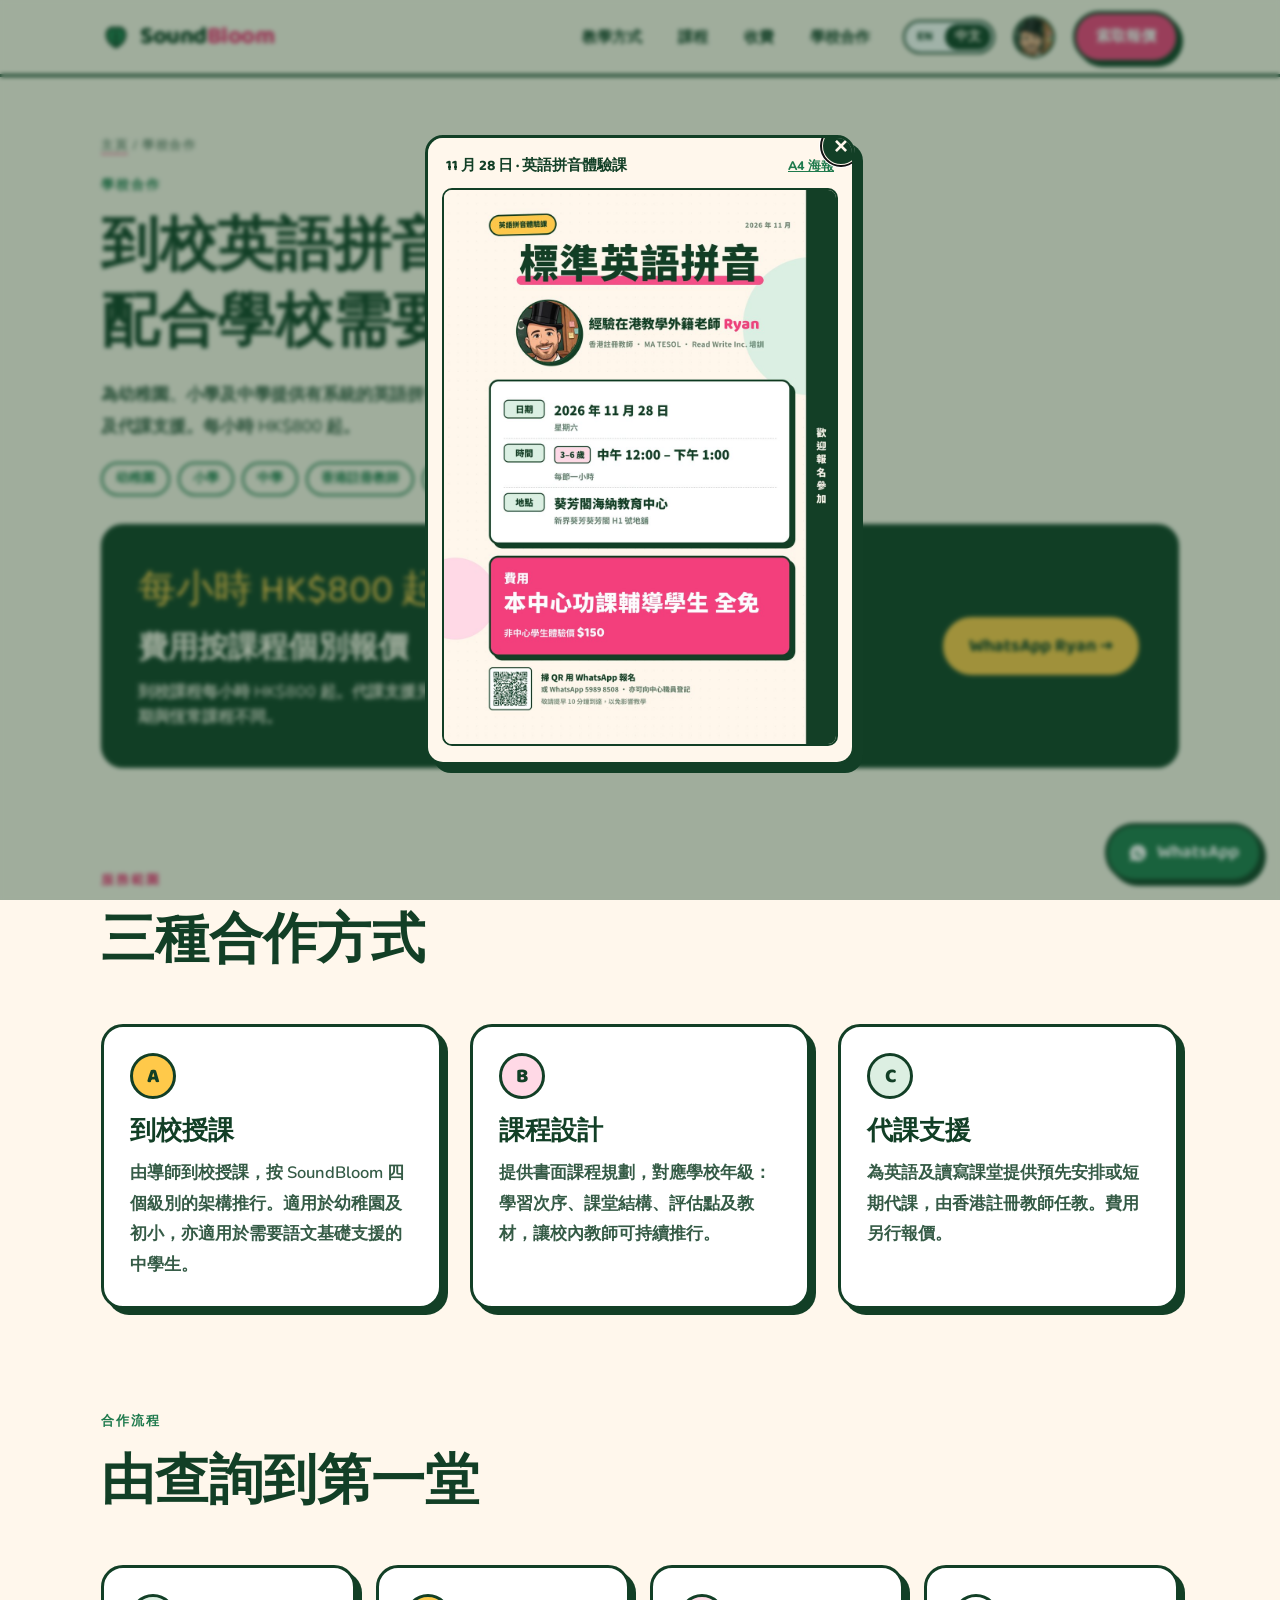
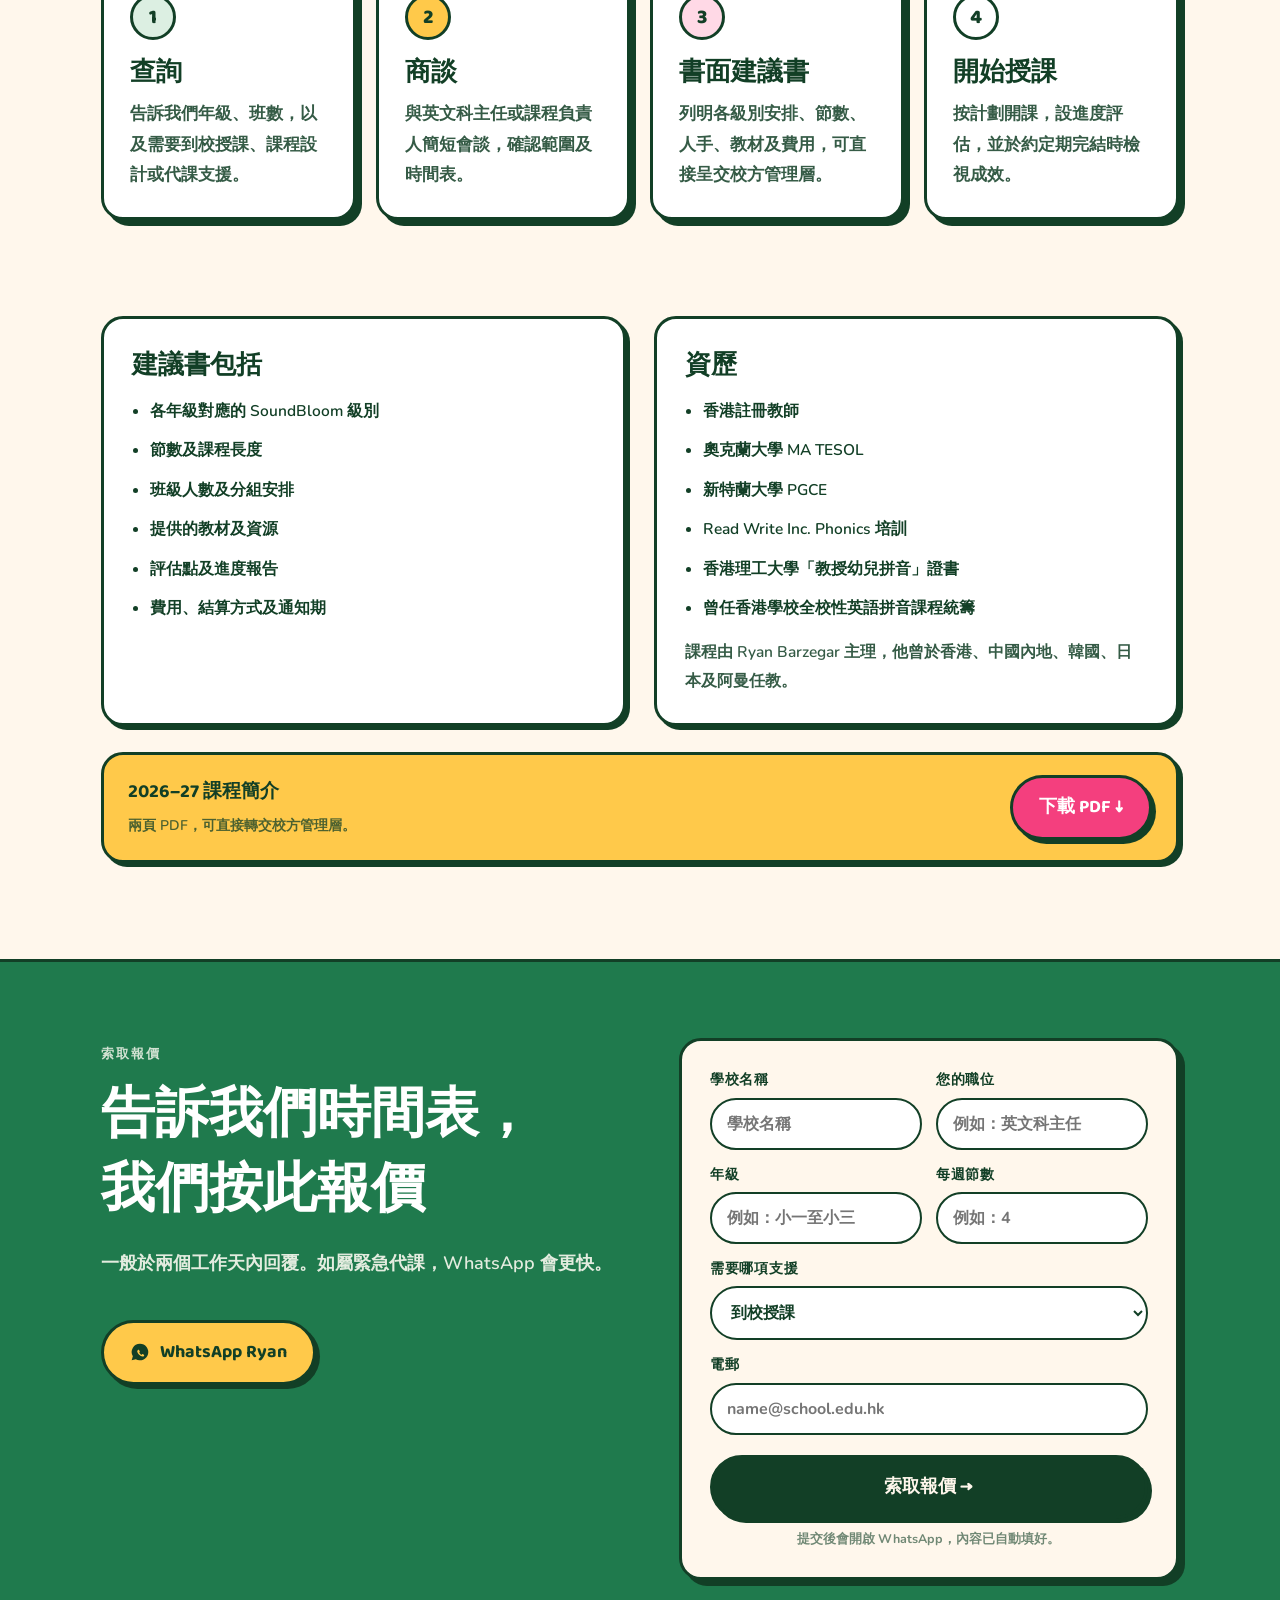
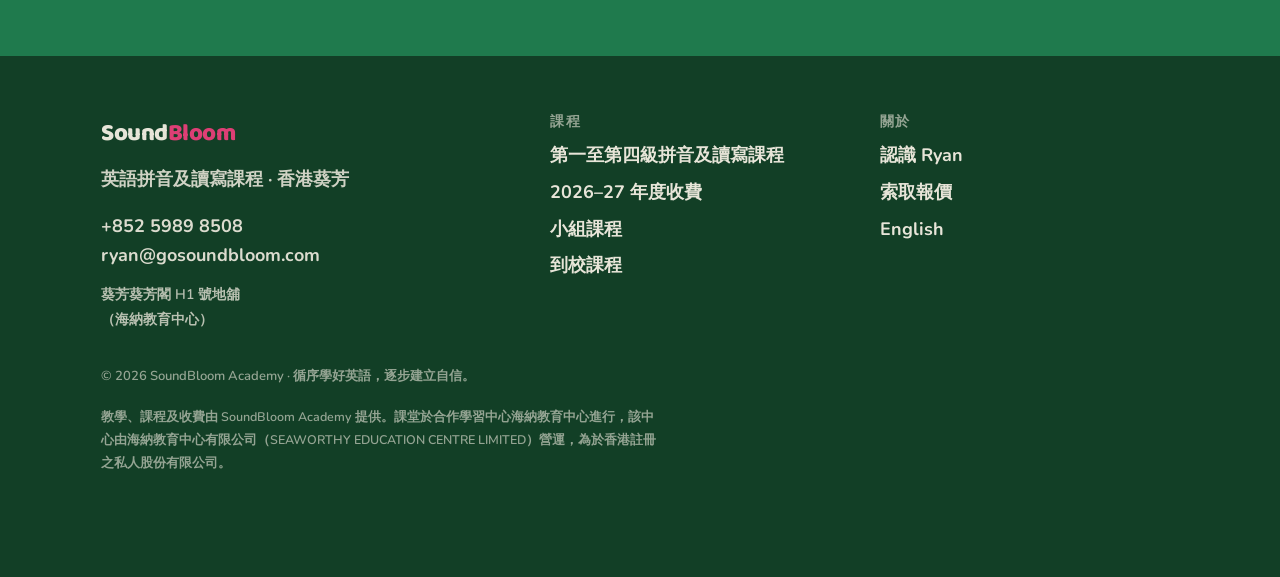
<file: zh/schools.html>
<!DOCTYPE html>
<html lang="zh-Hant-HK">
<head>
<meta charset="utf-8">
<meta name="viewport" content="width=device-width, initial-scale=1">
<title>學校合作｜SoundBloom Academy</title>
<meta name="description" content="到校英語拼音課程：到校授課、課程設計及代課支援。適用於幼稚園、小學及中學，每小時 HK$800 起。">
<link rel="alternate" hreflang="en-HK" href="../en/schools.html">
<link rel="alternate" hreflang="zh-Hant-HK" href="schools.html">
<link rel="preconnect" href="https://fonts.googleapis.com">
<link rel="preconnect" href="https://fonts.gstatic.com" crossorigin>
<link href="https://fonts.googleapis.com/css2?family=Baloo+2:wght@600;700;800&family=Nunito:wght@400;600;700;800&display=swap" rel="stylesheet">
<link rel="stylesheet" href="../assets/style.css?v=4">
<style>
  body{font-family:'Nunito','PingFang HK','Noto Sans HK','Microsoft JhengHei',sans-serif}
  h1,h2,h3,h4,.display,.logo,.btn,.eyebrow,.tag,.amt,.block,.price-row .name,.step .n,.loc .box h4,.creds span,.sticker,.langsw a,.faq summary{
    font-family:'Baloo 2','PingFang HK','Noto Sans HK','Microsoft JhengHei',sans-serif;
  }
  h1{line-height:1.32;letter-spacing:0}
  h2{line-height:1.4;letter-spacing:0}
  h3{line-height:1.45;letter-spacing:0}
  .pagehead p,.panel p,.panel li,.faq .a,.consult p,.quote p{line-height:1.9}
  .panel li{margin-bottom:10px}
  .step p,.steps4 .step p{line-height:1.85}
  .legal{letter-spacing:0;line-height:1.85}
  .tagrow span{font-family:'Baloo 2','PingFang HK',sans-serif}
  .nb{white-space:nowrap}
</style>
</head>
<body>

<nav class="nav">
  <div class="wrap">
    <a class="logo" href="index.html">
      <svg width="30" height="30" viewBox="0 0 32 32" aria-hidden="true">
        <path d="M16 27C16 27 6 23 6 13c0-4 3-7 7-7 2 0 3 1 3 1s1-1 3-1c4 0 7 3 7 7 0 10-10 14-10 14z" fill="#1F7A4D" stroke="#123F26" stroke-width="2.4"/>
        <path d="M16 27V12" stroke="#123F26" stroke-width="2.4" stroke-linecap="round"/>
      </svg>
      <span>Sound<b>Bloom</b></span>
    </a>
    <div class="navlinks">
      <a href="index.html#approach">教學方式</a>
      <a href="index.html#programme">課程</a>
      <a href="pricing.html">收費</a>
      <a href="schools.html">學校合作</a>
    </div>
    <div class="langsw" role="group" aria-label="語言">
      <a href="../en/schools.html" hreflang="en-HK" lang="en-HK">EN</a>
      <a href="schools.html" aria-current="true">中文</a>
    </div>
    <a class="navface" href="index.html#founder" aria-label="認識創辦人 Ryan">
      <img src="../assets/ryan-nav-2026.jpg" alt="Ryan Barzegar 卡通肖像">
    </a>
    <a class="btn" href="#quote"><span class="full">索取報價</span><span class="short">報價</span></a>
  </div>
</nav>

<header class="pagehead">
  <div class="wrap">
    <div class="crumb"><a href="index.html">主頁</a> / 學校合作</div>
    <div class="eyebrow" style="color:var(--green)">學校合作</div>
    <h1 style="margin-top:12px"><span class="nb">到校英語拼音課程</span>，<br>配合學校需要</h1>
    <p>為幼稚園、小學及中學提供有系統的英語拼音教學，並可按學校需要提供課程設計及代課支援。每小時 HK$800 起。</p>
    <div class="tagrow">
      <span style="border-color:var(--green);color:var(--green)">幼稚園</span>
      <span style="border-color:var(--green);color:var(--green)">小學</span>
      <span style="border-color:var(--green);color:var(--green)">中學</span>
      <span style="border-color:var(--green);color:var(--green)">香港註冊教師</span>
      <span style="border-color:var(--green);color:var(--green)">Read Write Inc. 培訓</span>
    </div>
  </div>
</header>

<section class="pad" style="padding-top:0">
  <div class="wrap">
    <div class="schools" style="margin-top:0;background:var(--ink)">
      <div>
        <span class="big">每小時 HK$800 起</span>
        <h3>費用按課程個別報價</h3>
        <p>到校課程每小時 HK$800 起。代課支援另行報價，因為日薪同通知期與恆常課程不同。</p>
      </div>
      <a class="btn" target="_blank" rel="noopener" style="background:var(--yellow);color:var(--ink)" href="https://wa.me/85259898508?text=Ryan%EF%BC%8C%E4%BD%A0%E5%A5%BD%EF%BC%81%E6%88%91%E6%83%B3%E4%BA%86%E8%A7%A3%E5%88%B0%E6%A0%A1%E8%8B%B1%E8%AA%9E%E6%8B%BC%E9%9F%B3%E8%AA%B2%E7%A8%8B%E7%9A%84%E5%AE%89%E6%8E%92%EF%BC%8C%E6%96%B9%E4%BE%BF%E5%AE%89%E6%8E%92%E9%9B%BB%E8%A9%B1%E6%88%96%E8%A6%8B%E9%9D%A2%E8%A9%B3%E8%AB%87%E3%80%82">WhatsApp Ryan →</a>
    </div>
  </div>
</section>

<section class="pad" style="padding-top:0">
  <div class="wrap">
    <div class="sec-head">
      <div class="eyebrow" style="color:var(--pink)">服務範圍</div>
      <h2 style="margin-top:12px">三種合作方式</h2>
    </div>
    <div class="steps">
      <div class="step">
        <div class="n">A</div>
        <h3>到校授課</h3>
        <p>由導師到校授課，按 SoundBloom 四個級別的架構推行。適用於幼稚園及初小，亦適用於需要語文基礎支援的中學生。</p>
      </div>
      <div class="step">
        <div class="n" style="background:var(--pink-soft)">B</div>
        <h3>課程設計</h3>
        <p>提供書面課程規劃，對應學校年級：學習次序、課堂結構、評估點及教材，讓校內教師可持續推行。</p>
      </div>
      <div class="step">
        <div class="n" style="background:var(--green-soft)">C</div>
        <h3>代課支援</h3>
        <p>為英語及讀寫課堂提供預先安排或短期代課，由香港註冊教師任教。費用另行報價。</p>
      </div>
    </div>
  </div>
</section>

<section class="pad" style="padding-top:0">
  <div class="wrap">
    <div class="sec-head">
      <div class="eyebrow" style="color:var(--green)">合作流程</div>
      <h2 style="margin-top:12px">由查詢到第一堂</h2>
    </div>
    <div class="steps4">
      <div class="step"><div class="n">1</div><h3>查詢</h3><p>告訴我們年級、班數，以及需要到校授課、課程設計或代課支援。</p></div>
      <div class="step"><div class="n">2</div><h3>商談</h3><p>與英文科主任或課程負責人簡短會談，確認範圍及時間表。</p></div>
      <div class="step"><div class="n">3</div><h3>書面建議書</h3><p>列明各級別安排、節數、人手、教材及費用，可直接呈交校方管理層。</p></div>
      <div class="step"><div class="n">4</div><h3>開始授課</h3><p>按計劃開課，設進度評估，並於約定期完結時檢視成效。</p></div>
    </div>
  </div>
</section>

<section class="pad" style="padding-top:0">
  <div class="wrap">
    <div class="duo">
      <div class="panel">
        <h3>建議書包括</h3>
        <ul>
          <li>各年級對應的 SoundBloom 級別</li>
          <li>節數及課程長度</li>
          <li>班級人數及分組安排</li>
          <li>提供的教材及資源</li>
          <li>評估點及進度報告</li>
          <li>費用、結算方式及通知期</li>
        </ul>
      </div>
      <div class="panel">
        <h3>資歷</h3>
        <ul>
          <li>香港註冊教師</li>
          <li>奧克蘭大學 MA TESOL</li>
          <li>新特蘭大學 PGCE</li>
          <li>Read Write Inc. Phonics 培訓</li>
          <li>香港理工大學「教授幼兒拼音」證書</li>
          <li>曾任香港學校全校性英語拼音課程統籌</li>
        </ul>
        <p style="margin-top:14px">課程由 Ryan Barzegar 主理，他曾於香港、中國內地、韓國、日本及阿曼任教。</p>
      </div>
    </div>

    <div class="dl" style="margin-top:26px">
      <div>
        <b>2026–27 課程簡介</b>
        <span>兩頁 PDF，可直接轉交校方管理層。</span>
      </div>
      <a class="btn" href="../assets/soundbloom-programme-2026-27.pdf" download>下載 PDF ↓</a>
    </div>
  </div>
</section>

<section class="quote" id="quote">
  <div class="wrap">
    <div>
      <div class="eyebrow" style="color:rgba(255,252,244,.8)">索取報價</div>
      <h2 style="margin:12px 0 16px">告訴我們時間表，<br>我們按此報價</h2>
      <p>一般於兩個工作天內回覆。如屬緊急代課，WhatsApp 會更快。</p>
      <a class="btn" target="_blank" rel="noopener" href="https://wa.me/85259898508?text=Ryan%EF%BC%8C%E4%BD%A0%E5%A5%BD%EF%BC%81%E6%88%91%E6%83%B3%E4%BA%86%E8%A7%A3%E5%88%B0%E6%A0%A1%E8%8B%B1%E8%AA%9E%E6%8B%BC%E9%9F%B3%E8%AA%B2%E7%A8%8B%E7%9A%84%E5%AE%89%E6%8E%92%EF%BC%8C%E6%96%B9%E4%BE%BF%E5%AE%89%E6%8E%92%E9%9B%BB%E8%A9%B1%E6%88%96%E8%A6%8B%E9%9D%A2%E8%A9%B3%E8%AB%87%E3%80%82" style="background:var(--yellow);color:var(--ink);margin-top:22px">
        <svg width="20" height="20" viewBox="0 0 24 24" fill="#123F26" aria-hidden="true"><path d="M12 2a10 10 0 00-8.6 15.1L2 22l5-1.3A10 10 0 1012 2zm5.3 14.1c-.2.6-1.3 1.2-1.8 1.2-.5.1-1 .1-1.6-.1-1.2-.4-3-1.6-4.2-3.4-.7-1-1.2-2.1-1-3 .1-.6.5-1.1.9-1.3.2-.1.4-.1.5-.1h.4c.2 0 .4 0 .5.4l.7 1.7c.1.2 0 .4-.1.5l-.3.4c-.1.1-.2.3-.1.5.4.8 1.6 2 2.4 2.4.2.1.4 0 .5-.1l.5-.6c.1-.2.3-.2.5-.1l1.6.8c.2.1.3.3.3.4 0 .2 0 .8-.2 1z"/></svg>
        WhatsApp Ryan
      </a>
    </div>
    <form class="form">
      <div class="f2">
        <div class="field"><label for="zs-school">學校名稱</label><input id="zs-school" placeholder="學校名稱"></div>
        <div class="field"><label for="zs-role">您的職位</label><input id="zs-role" placeholder="例如：英文科主任"></div>
      </div>
      <div class="f2">
        <div class="field"><label for="zs-year">年級</label><input id="zs-year" placeholder="例如：小一至小三"></div>
        <div class="field"><label for="zs-hours">每週節數</label><input id="zs-hours" placeholder="例如：4"></div>
      </div>
      <div class="field"><label for="zs-need">需要哪項支援</label>
        <select id="zs-need">
          <option>到校授課</option>
          <option>課程設計</option>
          <option>代課支援</option>
          <option>未確定，希望先了解</option>
        </select>
      </div>
      <div class="field"><label for="zs-email">電郵</label><input id="zs-email" placeholder="name@school.edu.hk"></div>
      <button class="btn dark" type="submit">索取報價 →</button>
      <div class="note">提交後會開啟 WhatsApp，內容已自動填好。</div>
    </form>
  </div>
</section>

<footer>
  <div class="wrap">
    <div class="fgrid">
      <div>
        <a class="logo" href="index.html" style="color:var(--cream);margin-bottom:12px"><span>Sound<b>Bloom</b></span></a>
        <p style="font-weight:700;opacity:.8;max-width:32ch">英語拼音及讀寫課程 · 香港葵芳</p>
        <p style="font-weight:700;opacity:.85;margin:0">+852 5989 8508<br>ryan@gosoundbloom.com</p>
        <p style="font-weight:600;opacity:.7;margin:12px 0 0;font-size:14px;line-height:1.8">葵芳葵芳閣 H1 號地舖<br>（海納教育中心）</p>
      </div>
      <div>
        <h4>課程</h4>
        <a href="index.html#programme">第一至第四級拼音及讀寫課程</a>
        <a href="pricing.html">2026–27 年度收費</a>
        <a href="pricing.html#groups">小組課程</a>
        <a href="schools.html">到校課程</a>
      </div>
      <div>
        <h4>關於</h4>
        <a href="index.html#founder">認識 Ryan</a>
        <a href="#quote">索取報價</a>
        <a href="../en/schools.html" lang="en-HK">English</a>
      </div>
    </div>
    <div class="fnote">© 2026 SoundBloom Academy · 循序學好英語，逐步建立自信。</div>
    <p class="legal">教學、課程及收費由 SoundBloom Academy 提供。課堂於合作學習中心海納教育中心進行，該中心由<span class="nb">海納教育中心有限公司</span>（SEAWORTHY EDUCATION CENTRE LIMITED）營運，為於香港註冊之<span class="nb">私人股份有限公司</span>。</p>
  </div>
</footer>

<a class="wa" target="_blank" rel="noopener" href="https://wa.me/85259898508?text=Ryan%EF%BC%8C%E4%BD%A0%E5%A5%BD%EF%BC%81%E6%88%91%E6%83%B3%E4%BA%86%E8%A7%A3%E5%88%B0%E6%A0%A1%E8%8B%B1%E8%AA%9E%E6%8B%BC%E9%9F%B3%E8%AA%B2%E7%A8%8B%E7%9A%84%E5%AE%89%E6%8E%92%EF%BC%8C%E6%96%B9%E4%BE%BF%E5%AE%89%E6%8E%92%E9%9B%BB%E8%A9%B1%E6%88%96%E8%A6%8B%E9%9D%A2%E8%A9%B3%E8%AB%87%E3%80%82">
  <svg width="20" height="20" viewBox="0 0 24 24" fill="#fff"><path d="M12 2a10 10 0 00-8.6 15.1L2 22l5-1.3A10 10 0 1012 2zm5.3 14.1c-.2.6-1.3 1.2-1.8 1.2-.5.1-1 .1-1.6-.1-1.2-.4-3-1.6-4.2-3.4-.7-1-1.2-2.1-1-3 .1-.6.5-1.1.9-1.3.2-.1.4-.1.5-.1h.4c.2 0 .4 0 .5.4l.7 1.7c.1.2 0 .4-.1.5l-.3.4c-.1.1-.2.3-.1.5.4.8 1.6 2 2.4 2.4.2.1.4 0 .5-.1l.5-.6c.1-.2.3-.2.5-.1l1.6.8c.2.1.3.3.3.4 0 .2 0 .8-.2 1z"/></svg>
  WhatsApp
</a>

<script>
(function(){
  var PREFIX = "你好 Ryan，我想索取到校課程報價。";
  var OK = "\u6b63\u5728\u958b\u555f WhatsApp\uff0c\u5167\u5bb9\u5df2\u586b\u597d\u2026";
  var WA = 'https://wa.me/85259898508?text=';
  document.querySelectorAll('form').forEach(function(f){
    var btn = f.querySelector('button');
    f.addEventListener('submit', function(e){
      e.preventDefault();
      var lines = [];
      f.querySelectorAll('input, select, textarea').forEach(function(el){
        var lab = el.id ? f.querySelector('label[for="' + el.id + '"]') : null;
        var key = lab ? lab.textContent.trim() : el.name;
        var val = (el.value || '').trim();
        lines.push(key + ': ' + (val || '-'));
      });
      var msg = PREFIX + '\n\n' + lines.join('\n');
      window.open(WA + encodeURIComponent(msg), '_blank');
      if (btn) { var t = btn.textContent; btn.textContent = OK; setTimeout(function(){ btn.textContent = t; }, 4000); }
    });
  });
})();
</script>

<div class="sb-modal" id="sbModal" role="dialog" aria-modal="true" aria-label="英語拼音體驗課">
  <div class="box">
    <button class="x" type="button" aria-label="關閉">×</button>
    <div class="cap">
      <b>11 月 28 日 · 英語拼音體驗課</b>
      <a href="../assets/SoundBloom-event-zh-A4.pdf" target="_blank" rel="noopener">A4 海報</a>
    </div>
    <a href="../assets/SoundBloom-event-zh-A4.pdf" target="_blank" rel="noopener">
      <img src="../assets/event-zh.jpg?v=3" alt="英語拼音體驗課海報" width="1000" height="1414">
    </a>
  </div>
</div>
<script>
(function(){
  var m=document.getElementById('sbModal');
  if(!m) return;
  // ?event=0 可以暫時唔彈（方便睇網頁）
  if(new URLSearchParams(location.search).get('event')==='0') return;
  function open(){ m.classList.add('open'); document.body.style.overflow='hidden'; var x=m.querySelector('.x'); if(x) x.focus(); }
  function close(){ m.classList.remove('open'); document.body.style.overflow=''; }
  m.querySelector('.x').addEventListener('click', close);
  m.addEventListener('click', function(e){ if(e.target===m) close(); });
  document.addEventListener('keydown', function(e){ if(e.key==='Escape') close(); });
  setTimeout(open, 450);
})();
</script>
</body>
</html>
</file>
<file: assets/style.css>
:root{
    --ink:#123F26;
    --green:#1F7A4D;
    --green-soft:#DCEFE2;
    --pink:#F43F7E;
    --pink-soft:#FFD9E6;
    --cream:#FFF7EC;
    --yellow:#FFC94A;
    --white:#fff;
    --line:3px solid var(--ink);
    --hard:6px 6px 0 var(--ink);
    --hard-sm:4px 4px 0 var(--ink);
    --r:22px;
    --pad:clamp(20px,4vw,56px);
  }
  *{box-sizing:border-box;min-width:0}
  html{scroll-behavior:smooth;overflow-x:hidden}
  body{overflow-x:hidden}
  body{
    margin:0;background:var(--cream);color:var(--ink);
    font-family:'Nunito',system-ui,sans-serif;font-size:18px;line-height:1.6;
    -webkit-font-smoothing:antialiased;
  }
  h1,h2,h3,h4,.display{font-family:'Baloo 2',system-ui,sans-serif;font-weight:800;line-height:1.02;letter-spacing:-.01em;margin:0}
  h1{font-size:clamp(38px,5.2vw,70px);text-wrap:balance}
  h2{font-size:clamp(30px,4.2vw,54px)}
  h3{font-size:clamp(21px,2vw,27px);line-height:1.15}
  p{margin:0 0 1em}
  a{color:inherit}
  .wrap{max-width:1180px;margin:0 auto;padding:0 var(--pad)}
  .eyebrow{
    display:inline-flex;align-items:center;gap:8px;
    font-size:13px;font-weight:800;letter-spacing:.14em;text-transform:uppercase;
  }
  /* ---------- NAV ---------- */
  .nav{
    position:sticky;top:0;z-index:60;background:var(--cream);
    border-bottom:var(--line);
  }
  .nav .wrap{display:flex;align-items:center;gap:18px;height:74px}
  .logo{display:flex;align-items:center;gap:9px;font-family:'Baloo 2';font-size:24px;font-weight:800;text-decoration:none;letter-spacing:-.02em;white-space:nowrap}
  .logo span{display:flex;align-items:baseline}
  .logo b{color:var(--pink);font-weight:800}
  .navlinks{display:flex;gap:6px;margin-left:auto}
  .navlinks a{
    text-decoration:none;font-weight:800;font-size:15px;padding:9px 15px;border-radius:999px;
    transition:transform .16s cubic-bezier(.34,1.56,.64,1), background .16s;
  }
  .navlinks a:hover{background:var(--green-soft);transform:rotate(-2deg) translateY(-1px)}
  .nav .btn{padding:11px 20px;font-size:15px}
  @media(max-width:900px){.navlinks{display:none}}
  @media(max-width:560px){
    .nav .wrap{height:66px;gap:10px}
    .logo{font-size:20px}
    .logo svg{width:24px;height:24px}
    .nav .btn{padding:9px 13px;font-size:13px;gap:4px}
    .sticker.free{width:96px;height:96px;font-size:12.5px;padding:8px}
    .sticker.free b{font-size:23px}
    .sticker.levels{font-size:13px;padding:8px 12px}
    .leaf{width:64px}
    .wa{font-size:14px;padding:11px 16px}
  }
  /* ---------- FOUNDER ---------- */
  .founder{padding:clamp(44px,6vw,80px) 0}
  .fcard{
    background:var(--white);border:var(--line);border-radius:28px;box-shadow:var(--hard);
    padding:clamp(22px,3.4vw,40px);display:grid;grid-template-columns:auto 1fr;gap:clamp(22px,3.4vw,40px);align-items:center;
  }
  @media(max-width:820px){.fcard{grid-template-columns:1fr;text-align:center;justify-items:center}}
  .portrait{position:relative;width:clamp(150px,17vw,196px);flex:none}
  .ring{position:absolute;inset:-14px;border:2.5px dashed var(--green);border-radius:50%;opacity:.45;animation:spin 34s linear infinite}
  @keyframes spin{to{transform:rotate(360deg)}}
  .face{
    position:relative;width:100%;aspect-ratio:1/1;border-radius:50%;overflow:hidden;
    border:var(--line);background:var(--green-soft);display:grid;place-items:center;
  }
  .face img{width:100%;height:100%;object-fit:cover;display:block}
  .portrait .sticker.founder{
    left:auto;right:-12px;bottom:2px;padding:7px 13px;border-radius:999px;background:var(--pink);color:#fff;
    font-family:'Baloo 2';font-size:13px;transform:rotate(-7deg);
  }
  .fbio{font-weight:600;font-size:16.5px;opacity:.85;max-width:52ch;margin:14px 0 18px}
  .creds{display:flex;flex-wrap:wrap;gap:8px;margin-bottom:20px}
  .creds span{
    font-weight:800;font-size:13px;border:2px solid var(--ink);border-radius:999px;
    padding:5px 12px;background:var(--cream);
  }
  .creds span:nth-child(2){background:var(--yellow)}
  .creds span:nth-child(3){background:var(--green-soft)}
  .creds span:nth-child(4){background:var(--pink-soft)}
  .navface{
    display:grid;place-items:center;width:42px;height:42px;border-radius:50%;overflow:hidden;
    border:2.5px solid var(--ink);background:var(--green-soft);flex:none;
    transition:transform .16s cubic-bezier(.34,1.56,.64,1);
  }
  .navface:hover{transform:rotate(-6deg) scale(1.06)}
  .navface img{width:100%;height:100%;object-fit:cover}
  @media(max-width:560px){.navface{width:36px;height:36px}}
  /* ---------- BUTTONS ---------- */
  .btn{
    display:inline-flex;align-items:center;gap:10px;text-decoration:none;cursor:pointer;
    font-family:'Baloo 2';font-weight:700;font-size:18px;
    padding:15px 26px;border-radius:999px;border:var(--line);background:var(--pink);color:#fff;
    box-shadow:var(--hard-sm);
    transition:transform .16s cubic-bezier(.34,1.56,.64,1), box-shadow .16s;
  }
  .btn:hover{transform:translate(-2px,-3px) rotate(-1.2deg);box-shadow:6px 7px 0 var(--ink)}
  .btn:active{transform:translate(2px,2px);box-shadow:1px 1px 0 var(--ink)}
  .btn.ghost{background:var(--white);color:var(--ink)}
  .btn.dark{background:var(--ink);color:var(--cream)}
  .btn:focus-visible{outline:3px dashed var(--pink);outline-offset:4px}
  /* ---------- HERO ---------- */
  .hero{position:relative;overflow:hidden;padding:clamp(32px,5vw,64px) 0 clamp(40px,6vw,72px)}
  .hero-grid{display:grid;grid-template-columns:1.18fr .82fr;gap:clamp(24px,4vw,56px);align-items:center}
  @media(max-width:940px){.hero-grid{grid-template-columns:1fr}}
  .hero h1{line-height:1.16}
  .hero h1 span{display:inline}
  /* hand-drawn wave underline that follows wrapped lines */
  .hl{
    background-image:url("data:image/svg+xml;utf8,<svg xmlns='http://www.w3.org/2000/svg' width='44' height='12' viewBox='0 0 44 12'><path d='M0 8c7-7 15-7 22 0s15 7 22 0' fill='none' stroke='%23F43F7E' stroke-width='6' stroke-linecap='round'/></svg>");
    background-repeat:repeat-x;
    background-position:0 96%;
    background-size:40px 10px;
    padding-bottom:0;
    text-decoration:none;
    white-space:nowrap;
  }
  .lede{font-size:clamp(17px,1.5vw,21px);font-weight:600;max-width:34ch;margin-top:18px}
  .hero-cta{display:flex;flex-wrap:wrap;gap:14px;margin:28px 0 16px}
  .micro{font-size:14.5px;font-weight:700;opacity:.72}
  /* illustration */
  .stage{position:relative;aspect-ratio:1/1;max-width:520px;margin-inline:auto;width:100%}
  .blob{
    position:absolute;inset:6% 4% 8% 6%;background:var(--green-soft);
    border:var(--line);border-radius:48% 52% 46% 54%/52% 46% 54% 48%;
  }
  .card-sound{
    position:absolute;left:8%;top:22%;width:62%;
    background:var(--white);border:var(--line);border-radius:var(--r);box-shadow:var(--hard);
    padding:18px;
  }
  .tiles{display:flex;gap:10px;flex-wrap:wrap;margin-bottom:12px}
  .tile{
    width:56px;height:64px;display:grid;place-items:center;border:var(--line);border-radius:14px;
    font-family:'Baloo 2';font-weight:800;font-size:26px;background:var(--pink-soft);
    animation:bob 3.2s ease-in-out infinite;
  }
  .tile:nth-child(2){background:var(--yellow);animation-delay:.35s}
  .tile:nth-child(3){background:var(--green-soft);animation-delay:.7s}
  .wave{display:flex;align-items:flex-end;gap:5px;height:44px}
  .wave i{display:block;width:7px;border-radius:4px;background:var(--green);animation:eq 1.1s ease-in-out infinite}
  .wave i:nth-child(1){height:16px;animation-delay:0s}
  .wave i:nth-child(2){height:32px;animation-delay:.1s}
  .wave i:nth-child(3){height:44px;animation-delay:.2s}
  .wave i:nth-child(4){height:26px;animation-delay:.3s}
  .wave i:nth-child(5){height:38px;animation-delay:.4s}
  .wave i:nth-child(6){height:14px;animation-delay:.5s}
  .sticker{
    position:absolute;display:grid;place-items:center;text-align:center;
    font-family:'Baloo 2';font-weight:800;line-height:1.05;
    border:var(--line);box-shadow:var(--hard-sm);
  }
  .sticker.free{right:0;top:8%;width:132px;height:132px;border-radius:50%;background:var(--yellow);transform:rotate(11deg);font-size:15px;padding:12px}
  .sticker.free b{display:block;font-size:30px;letter-spacing:-.02em}
  .sticker.levels{
    left:0;bottom:12%;background:var(--pink);color:#fff;border-radius:16px;
    padding:10px 16px;font-size:15px;transform:rotate(-6deg);
  }
  .leaf{position:absolute;right:6%;bottom:6%;width:84px;transform:rotate(8deg)}
  @keyframes bob{0%,100%{transform:translateY(0) rotate(-2deg)}50%{transform:translateY(-7px) rotate(2deg)}}
  @keyframes eq{0%,100%{transform:scaleY(.45)}50%{transform:scaleY(1)}}
  /* ---------- TRUST ---------- */
  .trust{background:var(--green);color:var(--cream);border-block:var(--line);padding:16px 0}
  .trust .wrap{display:flex;flex-wrap:wrap;gap:10px 26px;justify-content:center}
  .trust span{display:flex;align-items:center;gap:9px;font-weight:800;font-size:15px}
  .trust svg{width:20px;height:20px;flex:none}
  /* ---------- SECTIONS ---------- */
  section.pad{padding:clamp(52px,8vw,96px) 0}
  .sec-head{max-width:62ch;margin-bottom:clamp(26px,4vw,44px)}
  .sec-head p{font-size:18px;font-weight:600;opacity:.8;margin-top:14px}
  /* steps */
  .steps{display:grid;grid-template-columns:repeat(3,1fr);gap:clamp(16px,2.4vw,28px)}
  @media(max-width:820px){.steps{grid-template-columns:1fr}}
  .step{position:relative;background:var(--white);border:var(--line);border-radius:var(--r);padding:26px;box-shadow:var(--hard)}
  .step .n{
    width:46px;height:46px;display:grid;place-items:center;border-radius:50%;
    background:var(--yellow);border:var(--line);font-family:'Baloo 2';font-weight:800;font-size:20px;margin-bottom:14px;
  }
  .step h3{margin-bottom:8px}
  .step p{margin:0;font-size:16.5px;font-weight:600;opacity:.85}
  /* programme */
  .prog{background:var(--green-soft);border-block:var(--line)}
  .levels-grid{display:grid;grid-template-columns:repeat(4,1fr);gap:clamp(14px,1.8vw,22px)}
  @media(max-width:1040px){.levels-grid{grid-template-columns:repeat(2,1fr)}}
  @media(max-width:620px){.levels-grid{grid-template-columns:1fr}}
  .lvl{
    background:var(--white);border:var(--line);border-radius:var(--r);padding:22px;
    box-shadow:var(--hard-sm);transition:transform .2s cubic-bezier(.34,1.56,.64,1), box-shadow .2s;
    display:flex;flex-direction:column;
  }
  .lvl:hover{transform:translateY(-5px) rotate(-1.4deg);box-shadow:8px 9px 0 var(--ink)}
  .lvl .tag{display:inline-block;align-self:flex-start;font-family:'Baloo 2';font-weight:800;font-size:13px;letter-spacing:.1em;text-transform:uppercase;background:var(--pink-soft);border:2px solid var(--ink);border-radius:999px;padding:4px 11px;margin-bottom:12px}
  .lvl:nth-child(2) .tag{background:var(--yellow)}
  .lvl:nth-child(3) .tag{background:var(--green-soft)}
  .lvl:nth-child(4) .tag{background:var(--pink);color:#fff}
  .lvl h3{font-size:22px;margin-bottom:4px}
  .lvl .age{font-size:13.5px;font-weight:800;letter-spacing:.05em;opacity:.6;text-transform:uppercase;margin-bottom:14px}
  .lvl ul{margin:0 0 16px;padding-left:18px;font-size:15.5px;font-weight:600}
  .lvl li{margin-bottom:6px}
  .lvl .out{margin-top:auto;border-top:2px dashed rgba(18,63,38,.28);padding-top:12px;font-size:14.5px;font-weight:700}
  .lvl .out b{display:block;font-family:'Baloo 2';font-size:13px;letter-spacing:.1em;text-transform:uppercase;opacity:.6;margin-bottom:4px}
  /* pricing */
  .price-card{background:var(--white);border:var(--line);border-radius:var(--r);box-shadow:var(--hard);overflow:hidden}
  .price-row{display:grid;grid-template-columns:1.6fr .7fr .8fr auto;gap:16px;align-items:center;padding:18px clamp(16px,2.4vw,26px);border-bottom:2px dashed rgba(18,63,38,.2)}
  .price-row:last-child{border-bottom:0}
  .price-row.head{background:var(--green);color:var(--cream);font-family:'Baloo 2';font-weight:700;font-size:14px;letter-spacing:.1em;text-transform:uppercase;border-bottom:0}
  .price-row .name{font-family:'Baloo 2';font-weight:700;font-size:19px}
  .price-row .name small{display:block;font-family:'Nunito';font-weight:700;font-size:13.5px;opacity:.62;letter-spacing:0;text-transform:none}
  .price-row .amt{font-family:'Baloo 2';font-weight:800;font-size:26px;line-height:1}
  .price-row .amt em{font-family:'Nunito';font-style:normal;font-size:13px;font-weight:700;opacity:.6;display:block;margin-top:3px}
  .price-row .block{font-weight:800;font-size:16px;opacity:.8}
  @media(max-width:860px){
    .price-row{grid-template-columns:1fr auto;gap:6px 14px;padding:16px}
    .price-row.head{display:none}
    .price-row .block{grid-column:1;font-size:14px;opacity:.65}
    .price-row .amt{grid-row:1 / span 2;grid-column:2;text-align:right}
  }
  .schools{
    margin-top:26px;background:var(--ink);color:var(--cream);border:var(--line);border-radius:var(--r);
    padding:clamp(22px,3vw,34px);display:grid;grid-template-columns:1fr auto;gap:24px;align-items:center;
  }
  @media(max-width:760px){.schools{grid-template-columns:1fr}}
  .schools h3{font-size:clamp(22px,2.4vw,30px);margin-bottom:8px}
  .schools p{margin:0;font-weight:600;opacity:.85;font-size:16px;max-width:48ch}
  .schools .big{font-family:'Baloo 2';font-size:clamp(26px,3vw,38px);color:var(--yellow);display:block;margin-bottom:6px}
  /* cta */
  .consult{background:var(--pink);border-block:var(--line);color:#fff}
  .consult .wrap{display:grid;grid-template-columns:1fr 1fr;gap:clamp(24px,4vw,56px);align-items:center;padding-block:clamp(44px,6vw,76px)}
  @media(max-width:880px){.consult .wrap{grid-template-columns:1fr}}
  .consult h2{color:#fff}
  .consult p{font-weight:700;font-size:17.5px;max-width:40ch}
  .form{background:var(--cream);border:var(--line);border-radius:var(--r);box-shadow:var(--hard);padding:clamp(20px,3vw,28px);color:var(--ink)}
  .field{margin-bottom:14px}
  .field label{display:block;font-family:'Baloo 2';font-weight:700;font-size:14px;letter-spacing:.06em;text-transform:uppercase;margin-bottom:6px}
  .field input,.field select{
    width:100%;padding:13px 15px;border-radius:999px;border:2.5px solid var(--ink);
    font-family:'Nunito';font-weight:700;font-size:16px;background:#fff;color:var(--ink);
  }
  .field input:focus,.field select:focus{outline:none;box-shadow:0 0 0 4px var(--yellow)}
  .form .btn{width:100%;justify-content:center;margin-top:6px}
  .note{font-size:12.5px;font-weight:700;opacity:.6;margin-top:10px;text-align:center}
  /* footer */
  footer{background:var(--ink);color:var(--cream);padding:clamp(36px,5vw,56px) 0 90px}
  .fgrid{display:grid;grid-template-columns:1.4fr 1fr 1fr;gap:30px}
  @media(max-width:760px){.fgrid{grid-template-columns:1fr}}
  footer h4{font-family:'Baloo 2';font-size:14px;letter-spacing:.14em;text-transform:uppercase;opacity:.55;margin-bottom:12px}
  footer a{display:block;text-decoration:none;font-weight:700;margin-bottom:8px;opacity:.9}
  footer a:hover{color:var(--yellow)}
  .fnote{margin-top:34px;font-size:13px;opacity:.55;font-weight:600}
  .wa{
    position:fixed;right:18px;bottom:18px;z-index:70;display:flex;align-items:center;gap:9px;
    background:var(--green);color:#fff;text-decoration:none;border:var(--line);border-radius:999px;
    padding:12px 20px;font-family:'Baloo 2';font-weight:700;box-shadow:var(--hard-sm);
    transition:transform .16s cubic-bezier(.34,1.56,.64,1);
  }
  .wa:hover{transform:translateY(-3px) rotate(-1.5deg)}
  @media(prefers-reduced-motion:reduce){
    *{animation:none!important;transition:none!important}
  }

  /* ---------- LANGUAGE SWITCH ---------- */
  .langsw{
    display:flex;align-items:center;gap:2px;border:2.5px solid var(--ink);
    border-radius:999px;padding:2px;background:var(--white);flex:none;
  }
  .langsw a{
    text-decoration:none;font-family:'Baloo 2';font-weight:700;font-size:13px;
    padding:4px 10px;border-radius:999px;line-height:1.4;transition:background .15s,color .15s;
  }
  .langsw a[aria-current="true"]{background:var(--ink);color:var(--cream)}
  .langsw a:not([aria-current]):hover{background:var(--green-soft)}
  @media(max-width:560px){
    .langsw a{font-size:12px;padding:4px 8px}
  }

  /* nav CTA: short label on phones so the bar never overflows */
  .nav .btn .short{display:none}
  .nav .btn{white-space:nowrap}
  @media(max-width:600px){
    .nav .wrap{gap:7px}
    .nav .btn{padding:9px 12px;font-size:13px;gap:0}
    .nav .btn .full{display:none}
    .nav .btn .short{display:inline}
    .logo{font-size:18px}
    .logo svg{width:22px;height:22px}
    .langsw{border-width:2px}
    .langsw a{font-size:11.5px;padding:4px 7px}
    .navface{width:34px;height:34px;border-width:2px}
  }

  /* ---------- LOCATION ---------- */
  .loc{
    display:grid;grid-template-columns:repeat(3,1fr);gap:clamp(14px,2vw,22px);
    margin-top:clamp(24px,3vw,36px);
  }
  @media(max-width:820px){.loc{grid-template-columns:1fr}}
  .loc .box{
    background:var(--white);border:var(--line);border-radius:var(--r);
    padding:20px;box-shadow:var(--hard-sm);
  }
  .loc .box h4{
    font-family:'Baloo 2';font-size:13px;letter-spacing:.12em;text-transform:uppercase;
    opacity:.6;margin-bottom:8px;
  }
  .loc .box p{margin:0;font-weight:700;font-size:15.5px;line-height:1.45}
  .loc .box p small{display:block;font-weight:600;font-size:13px;opacity:.7;margin-top:6px}
  .loc .box a{text-decoration:none;border-bottom:2px solid var(--pink)}
  .legal{
    margin-top:18px;font-size:12.5px;font-weight:600;opacity:.6;line-height:1.6;max-width:70ch;
  }
  footer .legal{opacity:.55}

/* ============ SUBPAGES: pricing / schools ============ */
.pagehead{padding:clamp(34px,4.6vw,60px) 0 clamp(18px,2.6vw,28px)}
.pagehead h1{font-size:clamp(32px,4.6vw,58px);max-width:22ch}
.pagehead p{max-width:62ch;margin-top:16px;font-weight:600;opacity:.85;font-size:17px}
.crumb{font-size:12px;font-weight:800;letter-spacing:.12em;text-transform:uppercase;opacity:.55;margin-bottom:14px}
.crumb a{text-decoration:none;border-bottom:2px solid var(--pink)}
.duo{display:grid;grid-template-columns:1fr 1fr;gap:clamp(16px,2.4vw,28px)}
@media(max-width:880px){.duo{grid-template-columns:1fr}}
.panel{background:#fff;border:var(--line);border-radius:var(--r);padding:clamp(18px,2.6vw,28px);box-shadow:var(--hard-sm)}
.panel h3{margin-bottom:12px}
.panel ul{margin:0;padding-left:18px;font-weight:600;font-size:15.5px}
.panel li{margin-bottom:9px}
.panel p{font-weight:600;font-size:15.5px;opacity:.85;margin:0}
.faq{border:var(--line);border-radius:var(--r);background:#fff;box-shadow:var(--hard-sm);overflow:hidden}
.faq details{border-bottom:2px dashed rgba(18,63,38,.2)}
.faq details:last-child{border-bottom:0}
.faq summary{cursor:pointer;list-style:none;padding:17px clamp(16px,2.4vw,24px);font-family:'Baloo 2',sans-serif;font-weight:800;font-size:17px;display:flex;justify-content:space-between;gap:14px;align-items:center}
.faq summary::-webkit-details-marker{display:none}
.faq summary::after{content:"+";font-size:26px;line-height:1;color:var(--pink)}
.faq details[open] summary::after{content:"–"}
.faq .a{padding:0 clamp(16px,2.4vw,24px) 20px;font-weight:600;font-size:15.5px;opacity:.85;max-width:68ch}
.steps4{display:grid;grid-template-columns:repeat(4,1fr);gap:clamp(12px,1.6vw,20px)}
@media(max-width:900px){.steps4{grid-template-columns:repeat(2,1fr)}}
@media(max-width:560px){.steps4{grid-template-columns:1fr}}
.steps4 .step .n{background:var(--green-soft)}
.steps4 .step:nth-child(2) .n{background:var(--yellow)}
.steps4 .step:nth-child(3) .n{background:var(--pink-soft)}
.steps4 .step:nth-child(4) .n{background:#fff}
.dl{display:flex;gap:18px;align-items:center;justify-content:space-between;background:var(--yellow);border:var(--line);border-radius:var(--r);padding:20px 24px;box-shadow:var(--hard-sm);flex-wrap:wrap}
.dl b{display:block;font-family:'Baloo 2',sans-serif;font-size:19px;margin-bottom:2px}
.dl span{font-weight:600;font-size:14px;opacity:.75}
.f2{display:grid;grid-template-columns:1fr 1fr;gap:14px}
@media(max-width:600px){.f2{grid-template-columns:1fr}}
.quote{background:var(--green);border-block:var(--line);color:var(--cream)}
.quote .wrap{display:grid;grid-template-columns:1fr .95fr;gap:clamp(24px,4vw,56px);align-items:start;padding-block:clamp(44px,6vw,76px)}
@media(max-width:900px){.quote .wrap{grid-template-columns:1fr}}
.quote h2{color:#fff}
.quote p{color:rgba(255,252,244,.88);font-weight:600}
.quote .form{background:var(--cream);color:var(--ink)}
.tagrow{display:flex;flex-wrap:wrap;gap:8px;margin-top:18px}
.tagrow span{font-weight:800;font-size:13px;border:2px solid var(--cream);border-radius:999px;padding:5px 13px;color:var(--cream)}

/* block price label (mobile only — desktop has the column header) */
.price-row .block em{display:none;font-style:normal;font-weight:800;font-size:12px;letter-spacing:.06em;text-transform:uppercase;opacity:.75;margin-right:6px}
@media(max-width:860px){
  .price-row .block em{display:inline}
  .price-row .block{display:flex;align-items:baseline;gap:2px;flex-wrap:wrap}
}

/* ---------- who does what ---------- */
.roles{display:grid;grid-template-columns:1fr 1fr;gap:clamp(14px,2.4vw,26px);margin-top:clamp(18px,2.6vw,26px)}
@media(max-width:700px){.roles{grid-template-columns:1fr}}
.roles .r{border-top:3px solid var(--ink);padding-top:12px}
.roles h4{font-family:'Baloo 2';font-size:12px;letter-spacing:.14em;text-transform:uppercase;opacity:.55;margin-bottom:5px}
.roles b{display:block;font-family:'Baloo 2';font-size:19px;line-height:1.25;margin-bottom:4px}
.roles p{margin:0;font-weight:600;font-size:14.5px;line-height:1.6;opacity:.8}

/* ---------- event popup ---------- */
.sb-modal{position:fixed;inset:0;z-index:9999;display:none;align-items:center;justify-content:center;padding:18px;background:rgba(18,63,38,.40);-webkit-backdrop-filter:blur(2px);backdrop-filter:blur(2px)}
.sb-modal.open{display:flex}
.sb-modal .box{position:relative;width:min(430px,100%);max-height:90vh;overflow:auto;background:#FFF7EC;border:3px solid var(--ink);border-radius:18px;box-shadow:8px 8px 0 var(--ink);padding:14px 14px 16px;animation:sbPop .28s ease-out}
@keyframes sbPop{from{transform:scale(.94)}to{transform:scale(1)}}
.sb-modal .x{position:absolute;top:-13px;right:-10px;width:42px;height:42px;border-radius:50%;background:var(--ink);color:var(--cream);border:3px solid var(--cream);font-size:24px;font-weight:800;cursor:pointer;display:grid;place-items:center;line-height:1;padding:0;box-shadow:none}
.sb-modal .x:hover{background:var(--pink)}
.sb-modal .cap{display:flex;align-items:center;justify-content:space-between;gap:10px;margin:2px 4px 10px}
.sb-modal .cap b{font-family:'Baloo 2','Noto Sans TC';font-size:15px;letter-spacing:0}
.sb-modal .cap a{font-size:12.5px;font-weight:800;color:var(--green);text-decoration:underline;white-space:nowrap}
.sb-modal img{width:100%;height:auto;display:block;border-radius:10px;border:2px solid var(--ink)}
@media(max-width:480px){.sb-modal{padding:12px}.sb-modal .box{padding:10px 10px 12px}.sb-modal .x{width:38px;height:38px;top:-11px;right:-2px;font-size:21px}}
@media(prefers-reduced-motion:reduce){.sb-modal .box{animation:none}}

/* three-up variant of the level cards */
.levels-grid.three{grid-template-columns:repeat(3,1fr)}
@media(max-width:900px){.levels-grid.three{grid-template-columns:1fr}}
.levels-grid.three .lvl{min-height:0}

/* ---------- ALL PROGRAMMES: grouped cards ---------- */
.pg-grid{display:grid;grid-template-columns:repeat(3,1fr);gap:28px;margin-top:8px;align-items:start}
.pg{
  background:#fff;border:var(--line);border-radius:var(--r);
  box-shadow:var(--hard);padding:22px 22px 14px;
}
.pg-head{display:flex;align-items:center;gap:12px;padding-bottom:14px;border-bottom:2px dashed rgba(18,63,38,.22);margin-bottom:6px}
.pg-ico{
  flex:none;width:46px;height:46px;display:grid;place-items:center;font-size:23px;line-height:1;
  border-radius:14px;border:2.5px solid var(--ink);background:var(--yellow);
}
.pg:nth-child(2) .pg-ico{background:var(--pink-soft)}
.pg:nth-child(3) .pg-ico{background:var(--green-soft)}
.pg-head h3{font-size:23px;line-height:1.1;margin:0}
.pg-row{
  display:block;text-decoration:none;padding:13px 2px;
  border-bottom:1.5px solid rgba(18,63,38,.12);
  transition:padding-left .16s ease,background .16s ease;
}
.pg-row:last-child{border-bottom:0}
.pg-row:hover{padding-left:6px}
.pg-row b{display:block;font-family:'Baloo 2',system-ui,sans-serif;font-weight:800;font-size:18.5px;line-height:1.2;letter-spacing:0}
.pg-row i{display:block;font-style:normal;font-family:'Nunito',system-ui,sans-serif;font-weight:600;font-size:13.5px;line-height:1.4;color:rgba(18,63,38,.62);margin-top:3px}
@media(max-width:980px){.pg-grid{grid-template-columns:1fr 1fr;gap:20px}}
@media(max-width:680px){.pg-grid{grid-template-columns:1fr}}
</file>
